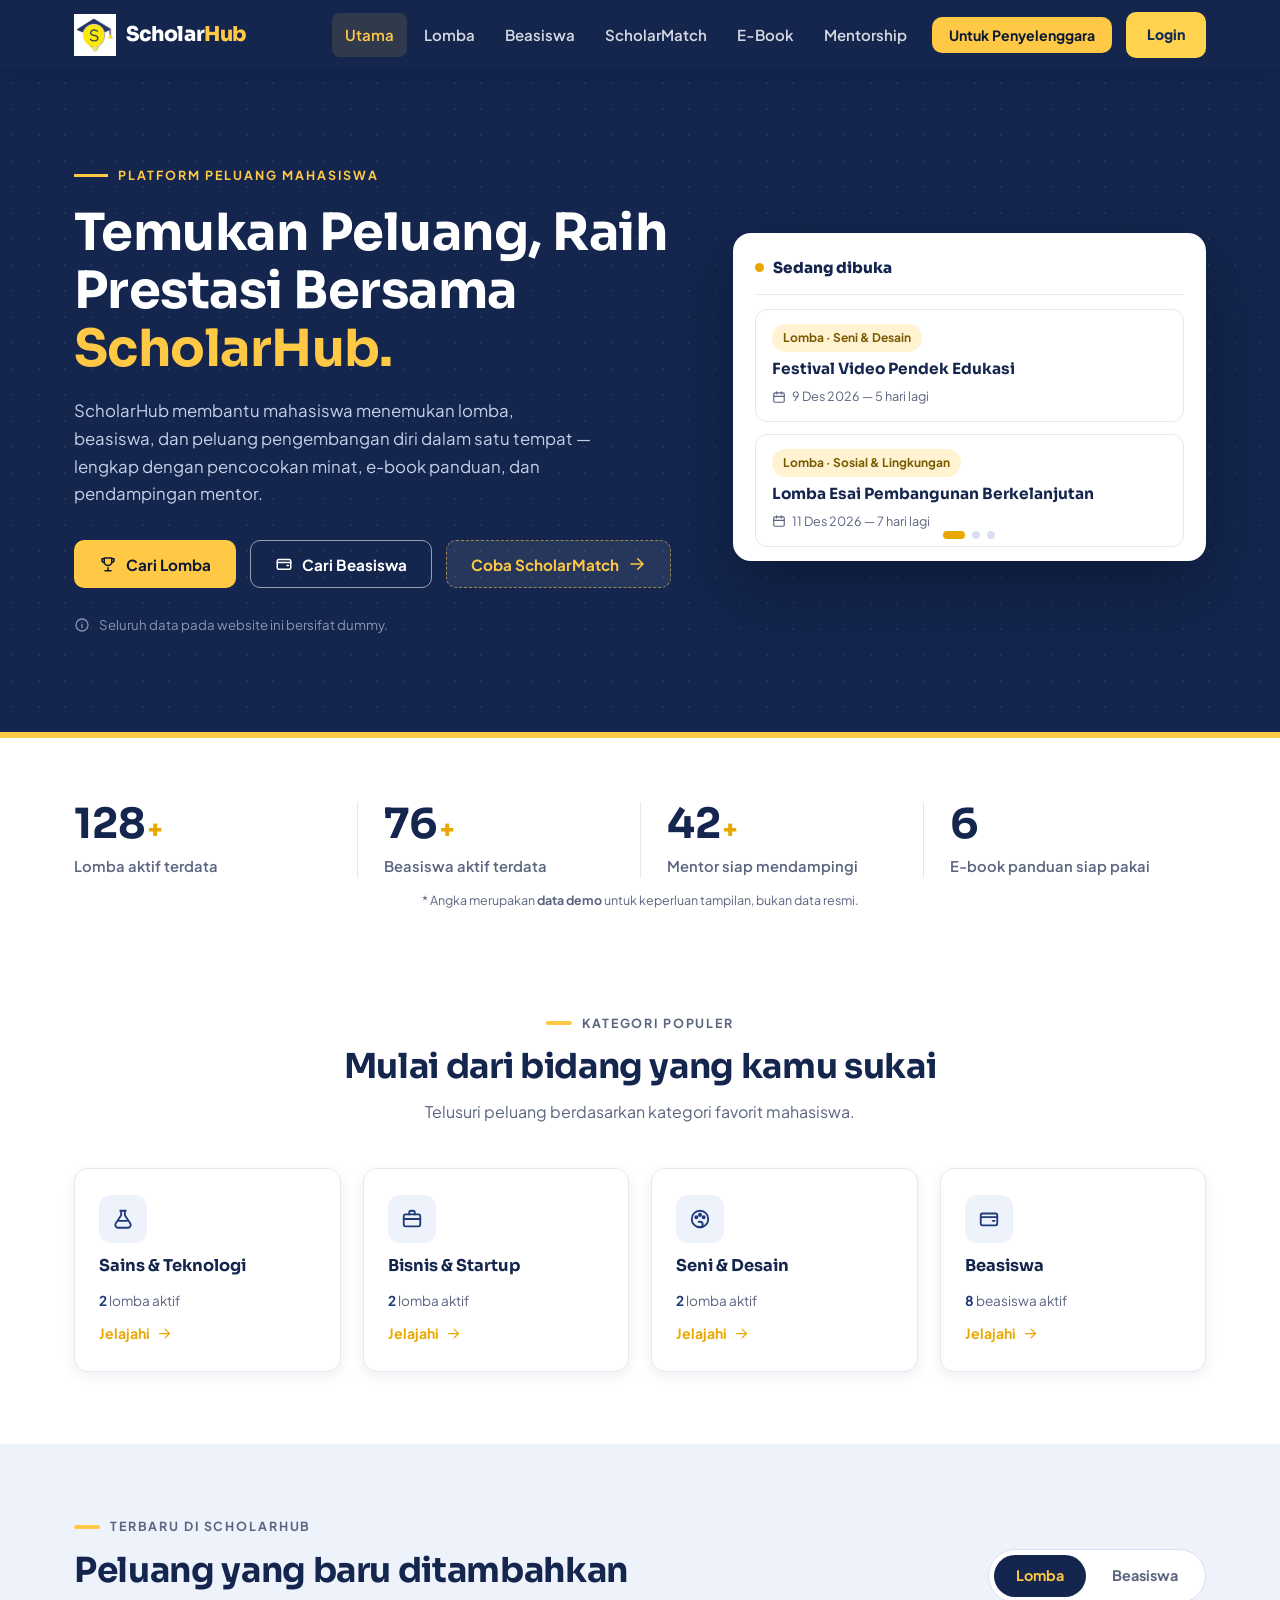
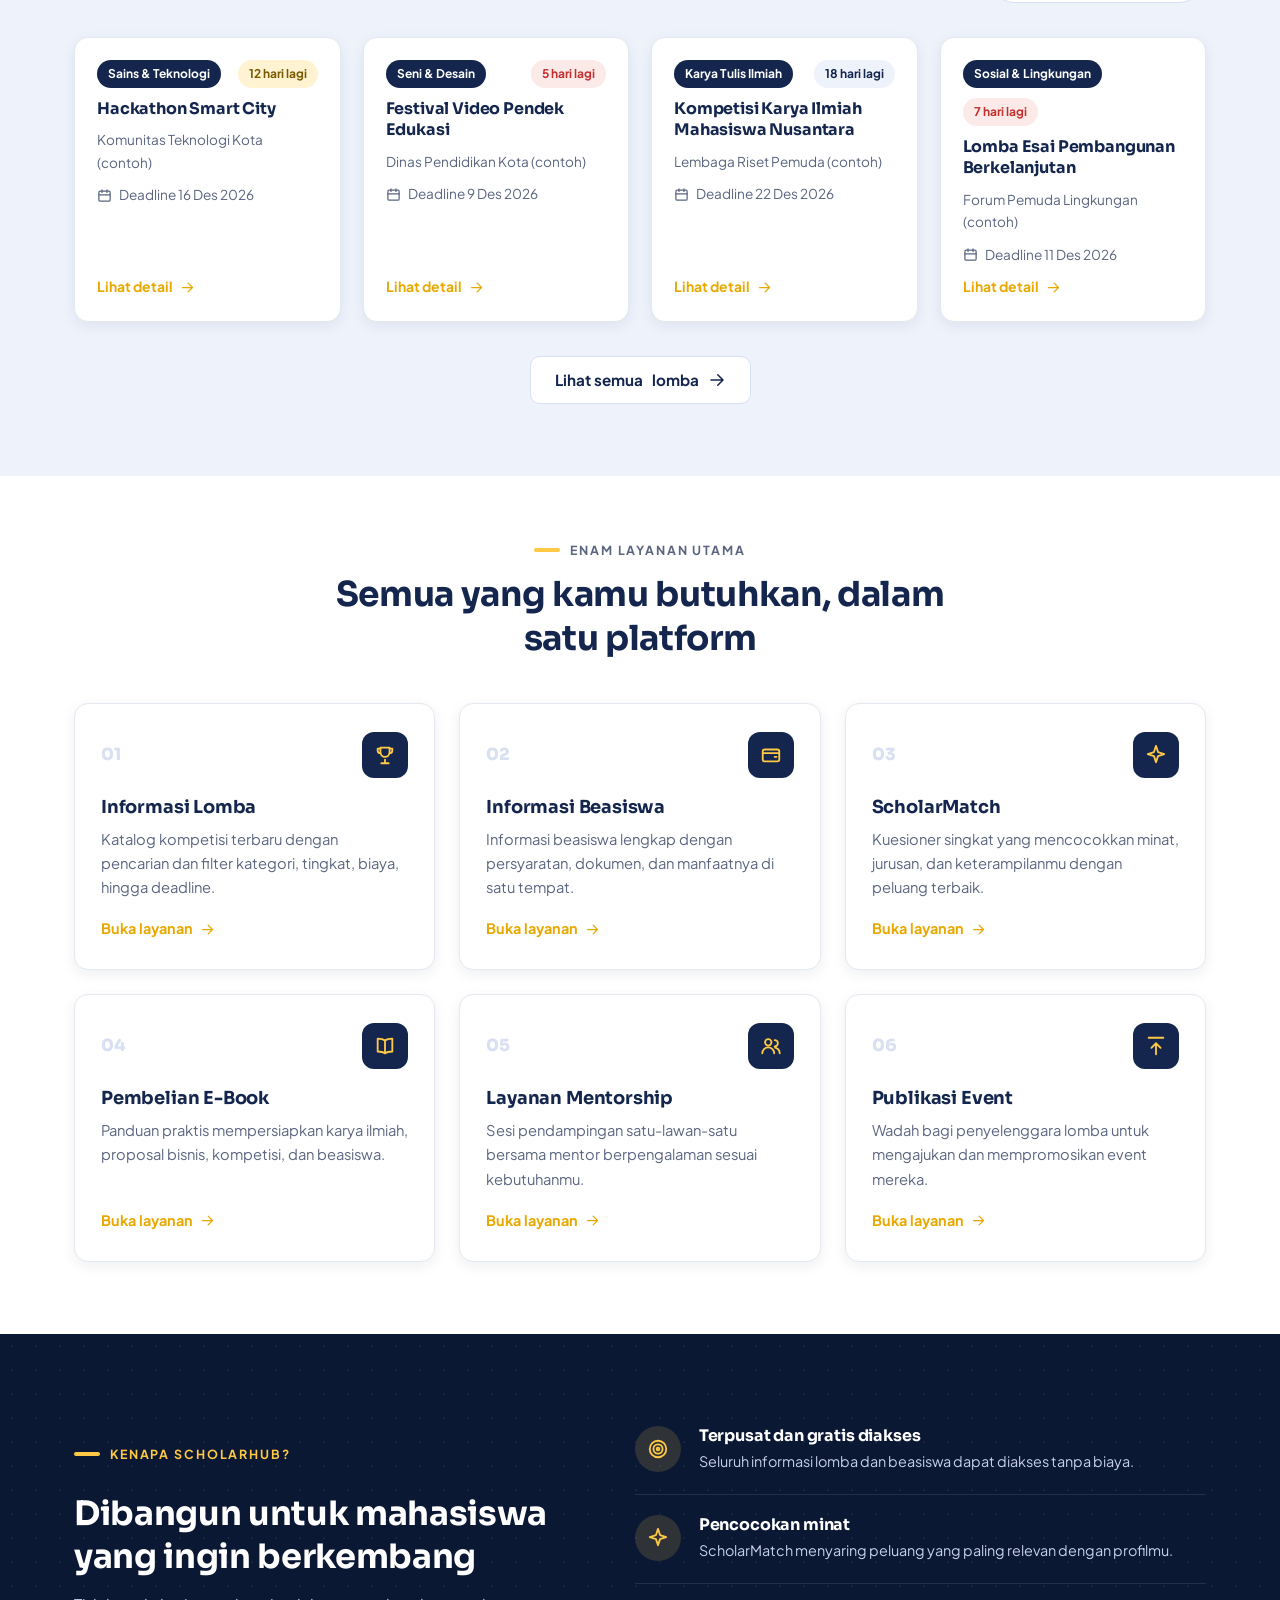
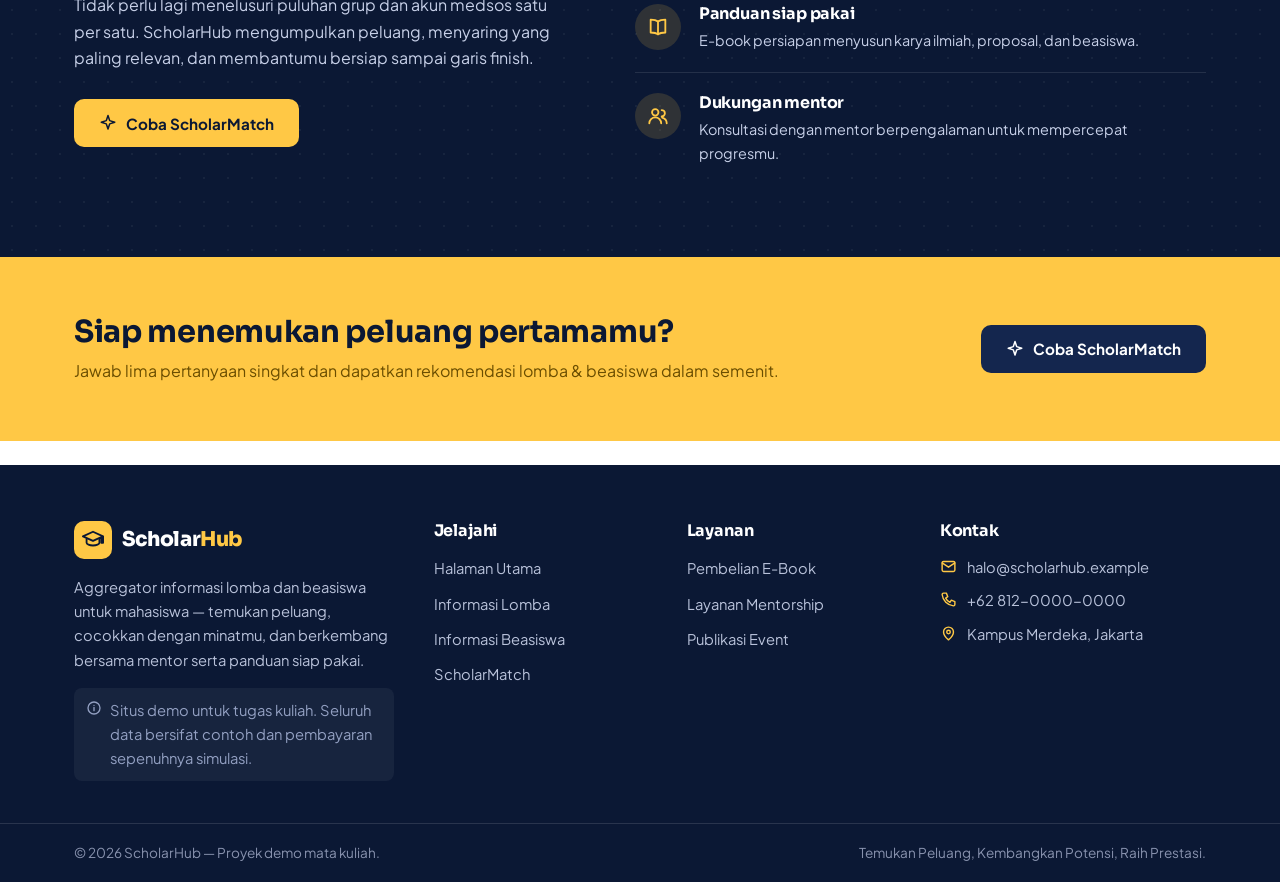
<file: index.html>
<!DOCTYPE html>
<html lang="id">

<head>
    <meta charset="UTF-8">
    <meta name="viewport" content="width=device-width, initial-scale=1.0">
    <title>ScholarHub — Temukan Lomba & Beasiswa untuk Mahasiswa</title>
    <meta name="description"
        content="ScholarHub: aggregator informasi lomba, beasiswa, dan peluang pengembangan diri untuk mahasiswa.">
    <link rel="preconnect" href="https://fonts.googleapis.com">
    <link rel="preconnect" href="https://fonts.gstatic.com" crossorigin>
    <link rel="stylesheet" href="css/navbar-auth.css">
    <script src="js/auth.js" defer></script>
    <script src="js/navbar-auth.js" defer></script>
    <link
        href="https://fonts.googleapis.com/css2?family=Sora:wght@600;700;800&family=Plus+Jakarta+Sans:wght@400;500;600;700&display=swap"
        rel="stylesheet">
    <link rel="stylesheet" href="css/style.css">
</head>

<body data-page="utama">

    <header class="site-header">
        <div class="container nav-inner">
            <a class="brand" href="index.html">
                <img src="assets/images/scholarhub-logo.png" alt="Logo ScholarHub" class="brand-logo">
                <span class="brand-text">Scholar<em>Hub</em></span>
            </a>

            <button class="nav-toggle" id="navToggle" aria-label="Buka menu navigasi" aria-expanded="false">
                <svg class="icon">
                    <use href="#i-menu"></use>
                </svg>
            </button>
            <nav class="nav-menu" id="navMenu">
                <a class="nav-link" data-nav="utama" href="index.html">Utama</a>
                <a class="nav-link" data-nav="lomba" href="lomba.html">Lomba</a>
                <a class="nav-link" data-nav="beasiswa" href="beasiswa.html">Beasiswa</a>
                <a class="nav-link" data-nav="scholarmatch" href="scholarmatch.html">ScholarMatch</a>
                <a class="nav-link" data-nav="ebook" href="ebook.html">E-Book</a>
                <a class="nav-link" data-nav="mentorship" href="mentorship.html">Mentorship</a>
                <a class="btn btn-primary btn-sm nav-cta" data-nav="publikasi" href="publikasi-event.html">Untuk
                    Penyelenggara</a>
            </nav>
        </div>
    </header>

    <main>
        <!-- HERO -->
        <section class="hero">
            <div class="container hero-grid">
                <div class="hero-copy">
                    <p class="hero-kicker">Platform peluang mahasiswa</p>
                    <h1>Temukan Peluang, Raih Prestasi Bersama <span>ScholarHub.</span></h1>
                    <p class="hero-lead">ScholarHub membantu mahasiswa menemukan lomba, beasiswa, dan peluang
                        pengembangan diri dalam satu tempat — lengkap dengan pencocokan minat,
                        e-book panduan, dan pendampingan mentor.</p>
                    <div class="hero-actions">
                        <a class="btn btn-primary" href="lomba.html"><svg class="icon">
                                <use href="#i-trophy"></use>
                            </svg>Cari Lomba</a>
                        <a class="btn btn-light" href="beasiswa.html"><svg class="icon">
                                <use href="#i-wallet"></use>
                            </svg>Cari Beasiswa</a>
                        <a class="btn btn-hero-alt" href="scholarmatch.html">Coba ScholarMatch<svg class="icon">
                                <use href="#i-arrow"></use>
                            </svg></a>
                    </div>
                    <p class="hero-note">
                        <svg class="icon">
                            <use href="#i-info"></use>
                        </svg>
                        <span>Seluruh data pada website ini bersifat dummy.</span>
                    </p>
                </div>
                <div class="hero-panel" aria-label="Contoh peluang yang sedang dibuka">
                    <div class="hero-panel-head"><span class="dot-live"></span>Sedang dibuka</div>
                    <div class="hero-slides" id="heroSlides"></div>
                    <div class="hero-dots" id="heroDots" role="tablist" aria-label="Pilih peluang"></div>
                </div>
            </div>
        </section>

        <!-- STATISTIK -->
        <section class="stats-strip" aria-label="Statistik ScholarHub">
            <div class="container">
                <div class="stats-grid">
                    <div class="stat"><span class="stat-num"><b data-count="128">0</b><em>+</em></span><span
                            class="stat-label">Lomba aktif terdata</span></div>
                    <div class="stat"><span class="stat-num"><b data-count="76">0</b><em>+</em></span><span
                            class="stat-label">Beasiswa aktif terdata</span></div>
                    <div class="stat"><span class="stat-num"><b data-count="42">0</b><em>+</em></span><span
                            class="stat-label">Mentor siap mendampingi</span></div>
                    <div class="stat"><span class="stat-num"><b data-count="6">0</b></span><span
                            class="stat-label">E-book panduan siap pakai</span></div>
                </div>
                <p class="fineprint center">* Angka merupakan <b>data demo</b> untuk keperluan tampilan, bukan data
                    resmi.</p>
            </div>
        </section>

        <!-- KATEGORI POPULER -->
        <section class="kategori-section">
            <div class="container">
                <div class="section-head center">
                    <p class="kicker center">Kategori populer</p>
                    <h2>Mulai dari bidang yang kamu sukai</h2>
                    <p>Telusuri peluang berdasarkan kategori favorit mahasiswa.</p>
                </div>
                <div class="kategori-grid">
                    <a class="kategori-tile" href="lomba.html?kategori=Sains%20%26%20Teknologi">
                        <span class="kategori-ic"><svg class="icon">
                                <use href="#i-flask"></use>
                            </svg></span>
                        <strong>Sains &amp; Teknologi</strong>
                        <span class="kategori-count"><b id="count-snt">0</b> lomba aktif</span>
                        <span class="kategori-cta">Jelajahi <svg class="icon">
                                <use href="#i-arrow"></use>
                            </svg></span>
                    </a>
                    <a class="kategori-tile" href="lomba.html?kategori=Bisnis%20%26%20Startup">
                        <span class="kategori-ic"><svg class="icon">
                                <use href="#i-briefcase"></use>
                            </svg></span>
                        <strong>Bisnis &amp; Startup</strong>
                        <span class="kategori-count"><b id="count-bis">0</b> lomba aktif</span>
                        <span class="kategori-cta">Jelajahi <svg class="icon">
                                <use href="#i-arrow"></use>
                            </svg></span>
                    </a>
                    <a class="kategori-tile" href="lomba.html?kategori=Seni%20%26%20Desain">
                        <span class="kategori-ic"><svg class="icon">
                                <use href="#i-palette"></use>
                            </svg></span>
                        <strong>Seni &amp; Desain</strong>
                        <span class="kategori-count"><b id="count-seni">0</b> lomba aktif</span>
                        <span class="kategori-cta">Jelajahi <svg class="icon">
                                <use href="#i-arrow"></use>
                            </svg></span>
                    </a>
                    <a class="kategori-tile" href="beasiswa.html">
                        <span class="kategori-ic"><svg class="icon">
                                <use href="#i-wallet"></use>
                            </svg></span>
                        <strong>Beasiswa</strong>
                        <span class="kategori-count"><b id="count-bea">0</b> beasiswa aktif</span>
                        <span class="kategori-cta">Jelajahi <svg class="icon">
                                <use href="#i-arrow"></use>
                            </svg></span>
                    </a>
                </div>
            </div>
        </section>

        <!-- TERBARU -->
        <section class="terbaru-section">
            <div class="container">
                <div class="terbaru-head">
                    <div class="section-head">
                        <p class="kicker">Terbaru di ScholarHub</p>
                        <h2>Peluang yang baru ditambahkan</h2>
                    </div>
                    <div class="tab-toggle" role="tablist" aria-label="Pilih jenis peluang">
                        <button class="tab-btn aktif" data-tab="lomba" role="tab">Lomba</button>
                        <button class="tab-btn" data-tab="beasiswa" role="tab">Beasiswa</button>
                    </div>
                </div>
                <div class="terbaru-grid" id="terbaruGrid"></div>
                <div class="terbaru-more">
                    <a class="btn btn-outline" id="terbaruMoreLink" href="lomba.html">
                        Lihat semua <span id="terbaruMoreTeks">lomba</span> <svg class="icon">
                            <use href="#i-arrow"></use>
                        </svg>
                    </a>
                </div>
            </div>
        </section>

        <!-- ENAM LAYANAN -->
        <section class="layanan-section">
            <div class="container">
                <div class="section-head center">
                    <p class="kicker center">Enam layanan utama</p>
                    <h2>Semua yang kamu butuhkan, dalam satu platform</h2>
                </div>
                <div class="layanan-grid">
                    <a class="layanan-card" href="lomba.html">
                        <div class="layanan-top"><span class="layanan-no">01</span>
                            <span class="layanan-ic"><svg class="icon">
                                    <use href="#i-trophy"></use>
                                </svg></span>
                        </div>
                        <h3>Informasi Lomba</h3>
                        <p>Katalog kompetisi terbaru dengan pencarian dan filter kategori, tingkat, biaya, hingga
                            deadline.</p>
                        <span class="layanan-link">Buka layanan <svg class="icon">
                                <use href="#i-arrow"></use>
                            </svg></span>
                    </a>
                    <a class="layanan-card" href="beasiswa.html">
                        <div class="layanan-top"><span class="layanan-no">02</span>
                            <span class="layanan-ic"><svg class="icon">
                                    <use href="#i-wallet"></use>
                                </svg></span>
                        </div>
                        <h3>Informasi Beasiswa</h3>
                        <p>Informasi beasiswa lengkap dengan persyaratan, dokumen, dan manfaatnya di satu tempat.</p>
                        <span class="layanan-link">Buka layanan <svg class="icon">
                                <use href="#i-arrow"></use>
                            </svg></span>
                    </a>
                    <a class="layanan-card" href="scholarmatch.html">
                        <div class="layanan-top"><span class="layanan-no">03</span>
                            <span class="layanan-ic"><svg class="icon">
                                    <use href="#i-spark"></use>
                                </svg></span>
                        </div>
                        <h3>ScholarMatch</h3>
                        <p>Kuesioner singkat yang mencocokkan minat, jurusan, dan keterampilanmu dengan peluang terbaik.
                        </p>
                        <span class="layanan-link">Buka layanan <svg class="icon">
                                <use href="#i-arrow"></use>
                            </svg></span>
                    </a>
                    <a class="layanan-card" href="ebook.html">
                        <div class="layanan-top"><span class="layanan-no">04</span>
                            <span class="layanan-ic"><svg class="icon">
                                    <use href="#i-book"></use>
                                </svg></span>
                        </div>
                        <h3>Pembelian E-Book</h3>
                        <p>Panduan praktis mempersiapkan karya ilmiah, proposal bisnis, kompetisi, dan beasiswa.</p>
                        <span class="layanan-link">Buka layanan <svg class="icon">
                                <use href="#i-arrow"></use>
                            </svg></span>
                    </a>
                    <a class="layanan-card" href="mentorship.html">
                        <div class="layanan-top"><span class="layanan-no">05</span>
                            <span class="layanan-ic"><svg class="icon">
                                    <use href="#i-users"></use>
                                </svg></span>
                        </div>
                        <h3>Layanan Mentorship</h3>
                        <p>Sesi pendampingan satu-lawan-satu bersama mentor berpengalaman sesuai kebutuhanmu.</p>
                        <span class="layanan-link">Buka layanan <svg class="icon">
                                <use href="#i-arrow"></use>
                            </svg></span>
                    </a>
                    <a class="layanan-card" href="publikasi-event.html">
                        <div class="layanan-top"><span class="layanan-no">06</span>
                            <span class="layanan-ic"><svg class="icon">
                                    <use href="#i-upload"></use>
                                </svg></span>
                        </div>
                        <h3>Publikasi Event</h3>
                        <p>Wadah bagi penyelenggara lomba untuk mengajukan dan mempromosikan event mereka.</p>
                        <span class="layanan-link">Buka layanan <svg class="icon">
                                <use href="#i-arrow"></use>
                            </svg></span>
                    </a>
                </div>
            </div>
        </section>

        <!-- KEUNGGULAN -->
        <section class="unggul-section">
            <div class="container unggul-grid">
                <div class="unggul-copy">
                    <p class="kicker kicker-light">Kenapa ScholarHub?</p>
                    <h2>Dibangun untuk mahasiswa yang ingin berkembang</h2>
                    <p>Tidak perlu lagi menelusuri puluhan grup dan akun medsos satu per satu.
                        ScholarHub mengumpulkan peluang, menyaring yang paling relevan, dan
                        membantumu bersiap sampai garis finish.</p>
                    <a class="btn btn-primary" href="scholarmatch.html"><svg class="icon">
                            <use href="#i-spark"></use>
                        </svg>Coba ScholarMatch</a>
                </div>
                <ul class="unggul-list">
                    <li>
                        <span class="unggul-ic"><svg class="icon">
                                <use href="#i-target"></use>
                            </svg></span>
                        <div>
                            <h4>Terpusat dan gratis diakses</h4>
                            <p>Seluruh informasi lomba dan beasiswa dapat diakses tanpa biaya.</p>
                        </div>
                    </li>
                    <li>
                        <span class="unggul-ic"><svg class="icon">
                                <use href="#i-spark"></use>
                            </svg></span>
                        <div>
                            <h4>Pencocokan minat</h4>
                            <p>ScholarMatch menyaring peluang yang paling relevan dengan profilmu.</p>
                        </div>
                    </li>
                    <li>
                        <span class="unggul-ic"><svg class="icon">
                                <use href="#i-book"></use>
                            </svg></span>
                        <div>
                            <h4>Panduan siap pakai</h4>
                            <p>E-book persiapan menyusun karya ilmiah, proposal, dan beasiswa.</p>
                        </div>
                    </li>
                    <li>
                        <span class="unggul-ic"><svg class="icon">
                                <use href="#i-users"></use>
                            </svg></span>
                        <div>
                            <h4>Dukungan mentor</h4>
                            <p>Konsultasi dengan mentor berpengalaman untuk mempercepat progresmu.</p>
                        </div>
                    </li>
                </ul>
            </div>
        </section>

        <!-- CTA AKHIR -->
        <section class="cta-final">
            <div class="container cta-inner">
                <div>
                    <h2>Siap menemukan peluang pertamamu?</h2>
                    <p>Jawab lima pertanyaan singkat dan dapatkan rekomendasi lomba &amp; beasiswa dalam semenit.</p>
                </div>
                <a class="btn btn-dark" href="scholarmatch.html"><svg class="icon">
                        <use href="#i-spark"></use>
                    </svg>Coba ScholarMatch</a>
            </div>
        </section>
    </main>

    <footer class="site-footer">
        <div class="footer-grid">
            <div class="footer-brand">
                <a class="brand" href="index.html">
                    <span class="brand-mark"><svg class="icon">
                            <use href="#i-cap"></use>
                        </svg></span>
                    <span class="brand-text">Scholar<em>Hub</em></span>
                </a>
                <p>Aggregator informasi lomba dan beasiswa untuk mahasiswa — temukan peluang,
                    cocokkan dengan minatmu, dan berkembang bersama mentor serta panduan siap pakai.</p>
                <p class="footer-note"><svg class="icon">
                        <use href="#i-info"></use>
                    </svg>
                    Situs demo untuk tugas kuliah. Seluruh data bersifat contoh dan pembayaran sepenuhnya simulasi.</p>
            </div>
            <nav class="footer-col">
                <h4>Jelajahi</h4>
                <ul>
                    <li><a href="index.html">Halaman Utama</a></li>
                    <li><a href="lomba.html">Informasi Lomba</a></li>
                    <li><a href="beasiswa.html">Informasi Beasiswa</a></li>
                    <li><a href="scholarmatch.html">ScholarMatch</a></li>
                </ul>
            </nav>
            <nav class="footer-col">
                <h4>Layanan</h4>
                <ul>
                    <li><a href="ebook.html">Pembelian E-Book</a></li>
                    <li><a href="mentorship.html">Layanan Mentorship</a></li>
                    <li><a href="publikasi-event.html">Publikasi Event</a></li>
                </ul>
            </nav>
            <div class="footer-col">
                <h4>Kontak</h4>
                <ul class="footer-contact">
                    <li><svg class="icon">
                            <use href="#i-mail"></use>
                        </svg>
                        <a href="mailto:halo@scholarhub.example">halo@scholarhub.example</a>
                    </li>
                    <li><svg class="icon">
                            <use href="#i-phone"></use>
                        </svg>
                        <span>+62 812-0000-0000 <em></em></span>
                    </li>
                    <li><svg class="icon">
                            <use href="#i-map-pin"></use>
                        </svg>
                        <span>Kampus Merdeka, Jakarta <em></em></span>
                    </li>
                </ul>
            </div>
        </div>
        <div class="footer-bottom">
            <div class="container">
                <span>© <span data-year>2025</span> ScholarHub — Proyek demo mata kuliah.</span>
                <span>Temukan Peluang, Kembangkan Potensi, Raih Prestasi.</span>
            </div>
        </div>
    </footer>

    <script src="js/script.js"></script>
</body>

</html>
</file>
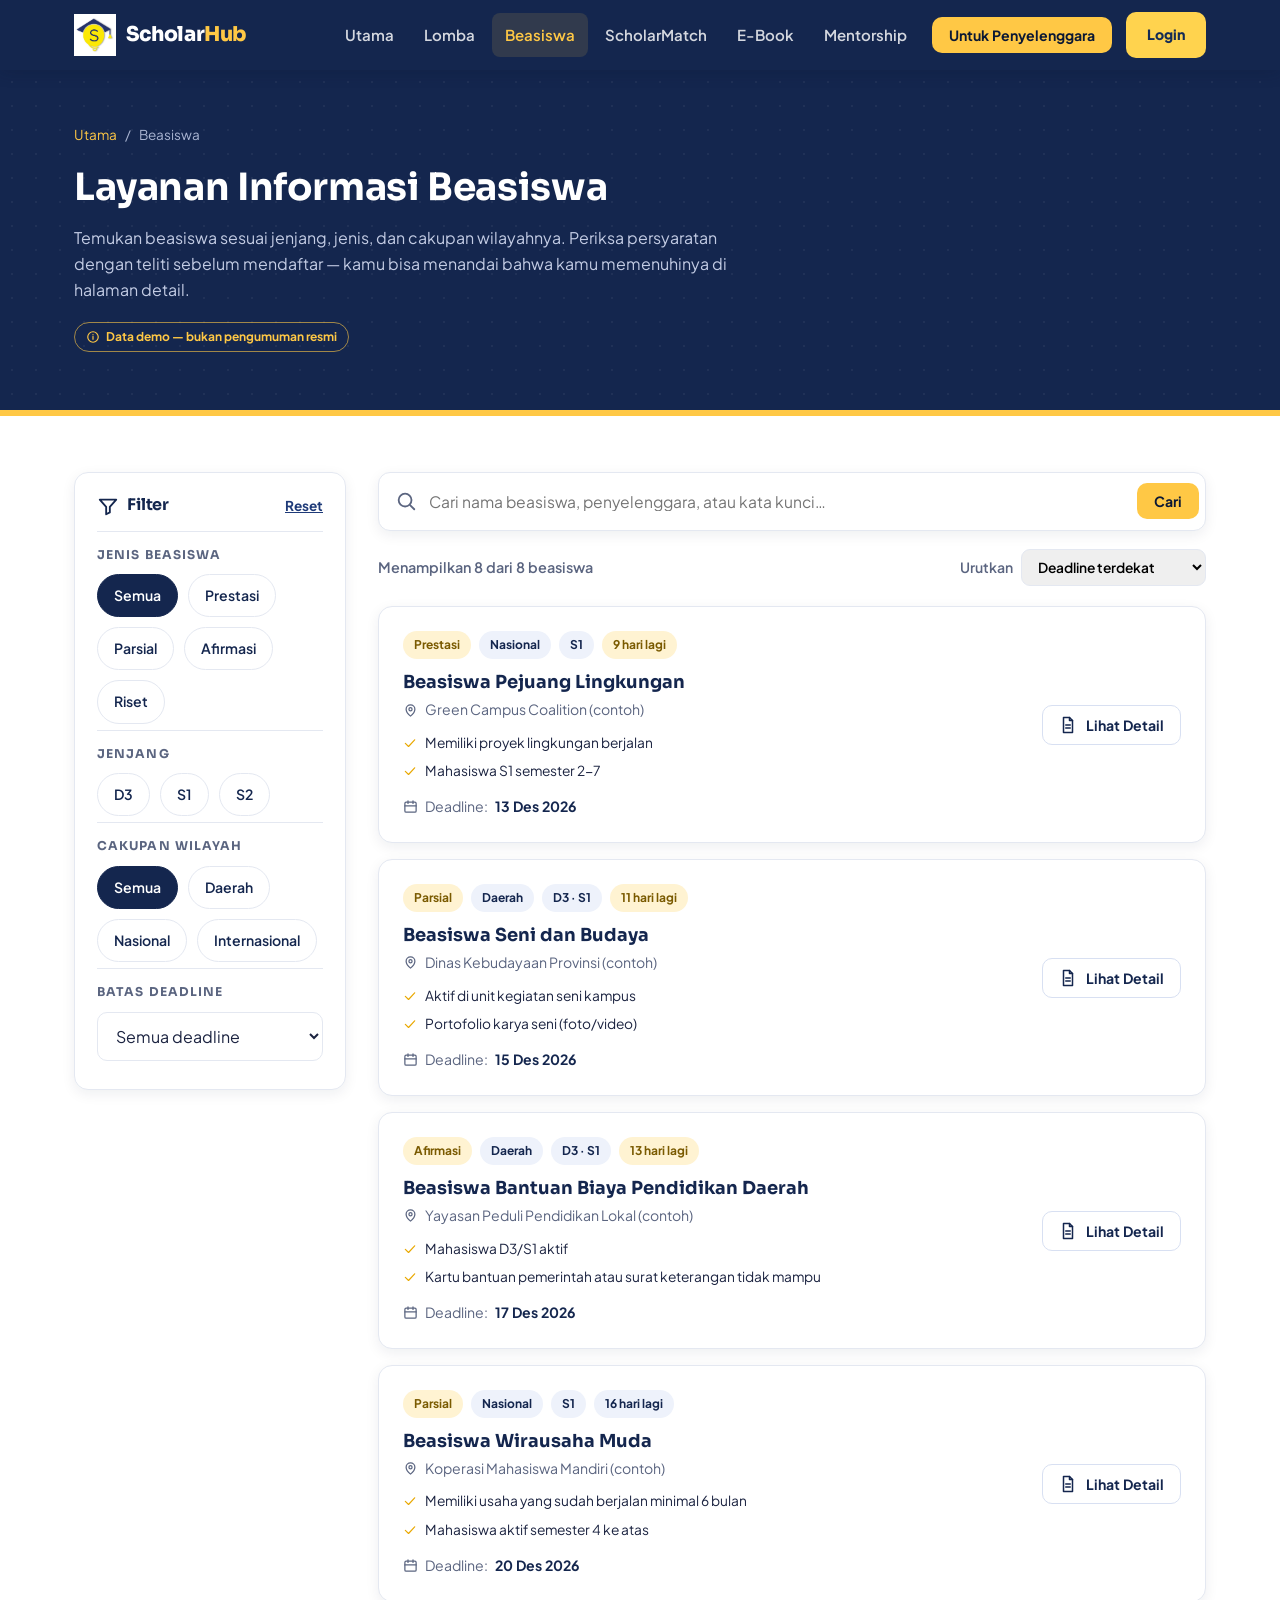
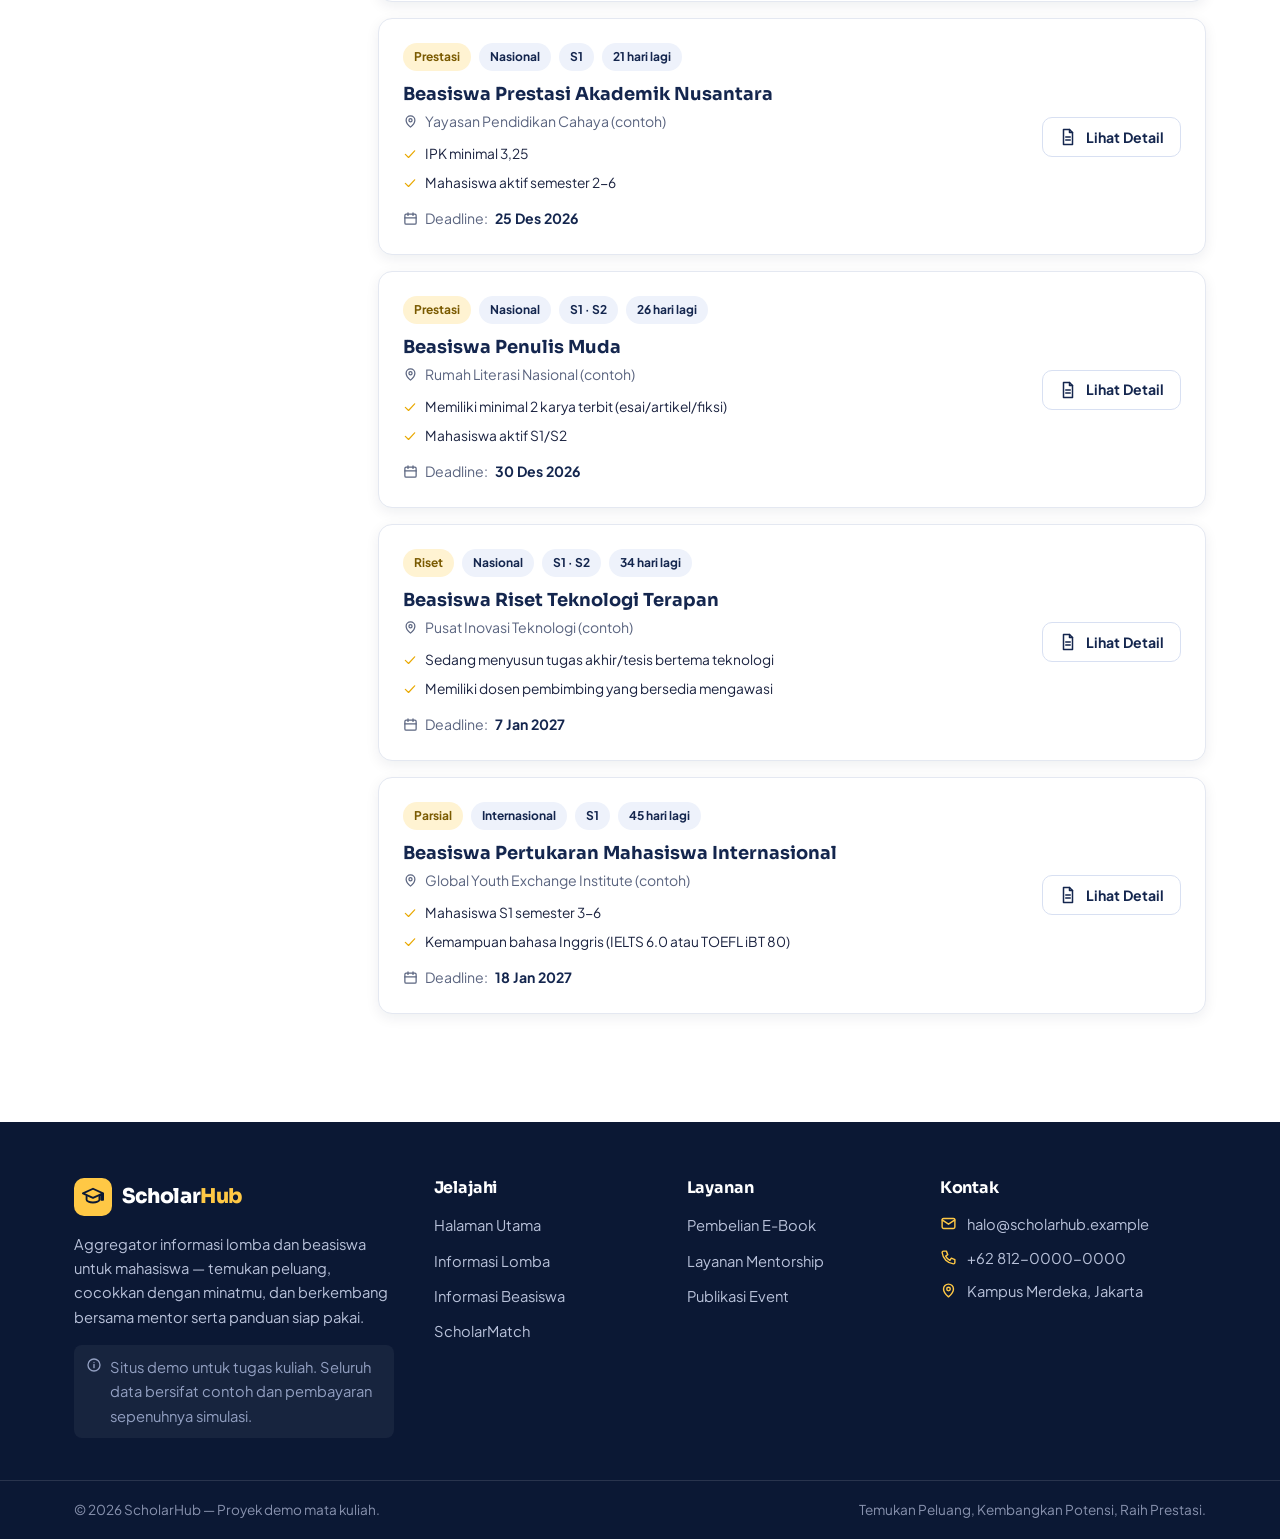
<file: beasiswa.html>
<!DOCTYPE html>
<html lang="id">

<head>
    <meta charset="UTF-8">
    <meta name="viewport" content="width=device-width, initial-scale=1.0">
    <title>Informasi Beasiswa — ScholarHub</title>
    <meta name="description" content="Katalog beasiswa untuk mahasiswa dengan pencarian dan filter.">
    <link rel="preconnect" href="https://fonts.googleapis.com">
    <link rel="preconnect" href="https://fonts.gstatic.com" crossorigin>
    <link rel="stylesheet" href="css/navbar-auth.css">
    <script src="js/auth.js" defer></script>
    <script src="js/navbar-auth.js" defer></script>
    <link
        href="https://fonts.googleapis.com/css2?family=Sora:wght@600;700;800&family=Plus+Jakarta+Sans:wght@400;500;600;700&display=swap"
        rel="stylesheet">
    <link rel="stylesheet" href="css/style.css">
</head>

<body data-page="beasiswa">

    <header class="site-header">
        <div class="container nav-inner">
            <a class="brand" href="index.html">
                <img src="assets/images/scholarhub-logo.png" alt="Logo ScholarHub" class="brand-logo">
                <span class="brand-text">Scholar<em>Hub</em></span>
            </a>
            <button class="nav-toggle" id="navToggle" aria-label="Buka menu navigasi" aria-expanded="false">
                <svg class="icon">
                    <use href="#i-menu"></use>
                </svg>
            </button>
            <nav class="nav-menu" id="navMenu">
                <a class="nav-link" data-nav="utama" href="index.html">Utama</a>
                <a class="nav-link" data-nav="lomba" href="lomba.html">Lomba</a>
                <a class="nav-link" data-nav="beasiswa" href="beasiswa.html">Beasiswa</a>
                <a class="nav-link" data-nav="scholarmatch" href="scholarmatch.html">ScholarMatch</a>
                <a class="nav-link" data-nav="ebook" href="ebook.html">E-Book</a>
                <a class="nav-link" data-nav="mentorship" href="mentorship.html">Mentorship</a>
                <a class="btn btn-primary btn-sm nav-cta" data-nav="publikasi" href="publikasi-event.html">Untuk
                    Penyelenggara</a>
            </nav>
        </div>
    </header>

    <main>
        <section class="page-hero">
            <div class="container">
                <nav class="breadcrumb"><a href="index.html">Utama</a><span>/</span><span>Beasiswa</span></nav>
                <h1>Layanan Informasi Beasiswa</h1>
                <p>Temukan beasiswa sesuai jenjang, jenis, dan cakupan wilayahnya. Periksa persyaratan
                    dengan teliti sebelum mendaftar — kamu bisa menandai bahwa kamu memenuhinya di halaman detail.</p>
                <span class="badge badge-outline-light">
                    <svg class="icon">
                        <use href="#i-info"></use>
                    </svg> Data demo — bukan pengumuman resmi</span>
            </div>
        </section>

        <section class="katalog-section">
            <div class="container katalog-layout">

                <aside class="filter-panel" id="filterPanel">
                    <div class="filter-head">
                        <h3><svg class="icon">
                                <use href="#i-filter"></use>
                            </svg> Filter</h3>
                        <button class="link-btn" id="resetFilter">Reset</button>
                    </div>
                    <div class="filter-group">
                        <h4>Jenis Beasiswa</h4>
                        <div class="chip-group">
                            <label class="chip"><input type="radio" name="jenis" value="Semua"
                                    checked><span>Semua</span></label>
                            <label class="chip"><input type="radio" name="jenis"
                                    value="Prestasi"><span>Prestasi</span></label>
                            <label class="chip"><input type="radio" name="jenis"
                                    value="Parsial"><span>Parsial</span></label>
                            <label class="chip"><input type="radio" name="jenis"
                                    value="Afirmasi"><span>Afirmasi</span></label>
                            <label class="chip"><input type="radio" name="jenis"
                                    value="Riset"><span>Riset</span></label>
                        </div>
                    </div>
                    <div class="filter-group">
                        <h4>Jenjang</h4>
                        <div class="chip-group">
                            <label class="chip"><input type="checkbox" name="jenjang" value="D3"><span>D3</span></label>
                            <label class="chip"><input type="checkbox" name="jenjang" value="S1"><span>S1</span></label>
                            <label class="chip"><input type="checkbox" name="jenjang" value="S2"><span>S2</span></label>
                        </div>
                    </div>
                    <div class="filter-group">
                        <h4>Cakupan Wilayah</h4>
                        <div class="chip-group">
                            <label class="chip"><input type="radio" name="cakupan" value="Semua"
                                    checked><span>Semua</span></label>
                            <label class="chip"><input type="radio" name="cakupan"
                                    value="Daerah"><span>Daerah</span></label>
                            <label class="chip"><input type="radio" name="cakupan"
                                    value="Nasional"><span>Nasional</span></label>
                            <label class="chip"><input type="radio" name="cakupan"
                                    value="Internasional"><span>Internasional</span></label>
                        </div>
                    </div>
                    <div class="filter-group">
                        <h4>Batas Deadline</h4>
                        <div class="field" style="margin:0">
                            <select id="filterDeadline">
                                <option value="">Semua deadline</option>
                                <option value="7">paling lambat 7 hari lagi</option>
                                <option value="30">paling lambat 30 hari lagi</option>
                                <option value="90">paling lambat 90 hari lagi</option>
                            </select>
                        </div>
                    </div>
                </aside>

                <div class="hasil-col">
                    <div class="search-bar">
                        <svg class="icon">
                            <use href="#i-search"></use>
                        </svg>
                        <input type="search" id="cariBeasiswa"
                            placeholder="Cari nama beasiswa, penyelenggara, atau kata kunci…">
                        <button class="btn btn-primary btn-sm" id="btnCari">Cari</button>
                    </div>
                    <div class="hasil-toolbar">
                        <p class="hasil-count" id="hasilCount"></p>
                        <div style="display:flex;gap:12px;align-items:center;flex-wrap:wrap">
                            <label class="sort-wrap">Urutkan
                                <select id="urutkan">
                                    <option value="deadline">Deadline terdekat</option>
                                    <option value="baru">Terbaru ditambahkan</option>
                                    <option value="judul">Nama A–Z</option>
                                </select>
                            </label>
                            <button class="filter-toggle-btn" id="toggleFilter">
                                <svg class="icon">
                                    <use href="#i-filter"></use>
                                </svg> Filter</button>
                        </div>
                    </div>

                    <div class="item-list" id="beasiswaList"></div>

                    <div class="empty-state" id="emptyBeasiswa" hidden>
                        <div class="empty-icon"><svg class="icon">
                                <use href="#i-search"></use>
                            </svg></div>
                        <h3>Tidak ada beasiswa yang cocok</h3>
                        <p>Coba ubah kata kunci pencarian atau longgarkan filter yang dipilih.</p>
                        <button class="btn btn-outline" id="resetFilter2">
                            <svg class="icon">
                                <use href="#i-refresh"></use>
                            </svg> Reset Semua Filter</button>
                    </div>
                </div>
            </div>
        </section>
    </main>

    <footer class="site-footer">
        <div class="footer-grid">
            <div class="footer-brand">
                <a class="brand" href="index.html">
                    <span class="brand-mark"><svg class="icon">
                            <use href="#i-cap"></use>
                        </svg></span>
                    <span class="brand-text">Scholar<em>Hub</em></span>
                </a>
                <p>Aggregator informasi lomba dan beasiswa untuk mahasiswa — temukan peluang,
                    cocokkan dengan minatmu, dan berkembang bersama mentor serta panduan siap pakai.</p>
                <p class="footer-note"><svg class="icon">
                        <use href="#i-info"></use>
                    </svg>
                    Situs demo untuk tugas kuliah. Seluruh data bersifat contoh dan pembayaran sepenuhnya simulasi.</p>
            </div>
            <nav class="footer-col">
                <h4>Jelajahi</h4>
                <ul>
                    <li><a href="index.html">Halaman Utama</a></li>
                    <li><a href="lomba.html">Informasi Lomba</a></li>
                    <li><a href="beasiswa.html">Informasi Beasiswa</a></li>
                    <li><a href="scholarmatch.html">ScholarMatch</a></li>
                </ul>
            </nav>
            <nav class="footer-col">
                <h4>Layanan</h4>
                <ul>
                    <li><a href="ebook.html">Pembelian E-Book</a></li>
                    <li><a href="mentorship.html">Layanan Mentorship</a></li>
                    <li><a href="publikasi-event.html">Publikasi Event</a></li>
                </ul>
            </nav>
            <div class="footer-col">
                <h4>Kontak</h4>
                <ul class="footer-contact">
                    <li><svg class="icon">
                            <use href="#i-mail"></use>
                        </svg>
                        <a href="mailto:halo@scholarhub.example">halo@scholarhub.example</a>
                    </li>
                    <li><svg class="icon">
                            <use href="#i-phone"></use>
                        </svg>
                        <span>+62 812-0000-0000 <em></em></span>
                    </li>
                    <li><svg class="icon">
                            <use href="#i-map-pin"></use>
                        </svg>
                        <span>Kampus Merdeka, Jakarta <em></em></span>
                    </li>
                </ul>
            </div>
        </div>
        <div class="footer-bottom">
            <div class="container">
                <span>© <span data-year>2025</span> ScholarHub — Proyek demo mata kuliah.</span>
                <span>Temukan Peluang, Kembangkan Potensi, Raih Prestasi.</span>
            </div>
        </div>
    </footer>

    <div class="modal-overlay" id="modalDetail" aria-hidden="true">
        <div class="modal" role="dialog" aria-modal="true">
            <button class="modal-close" data-close aria-label="Tutup detail">
                <svg class="icon">
                    <use href="#i-close"></use>
                </svg>
            </button>
            <div class="modal-body" id="modalBody"></div>
        </div>
    </div>

    <script src="js/script.js"></script>
</body>

</html>
</file>
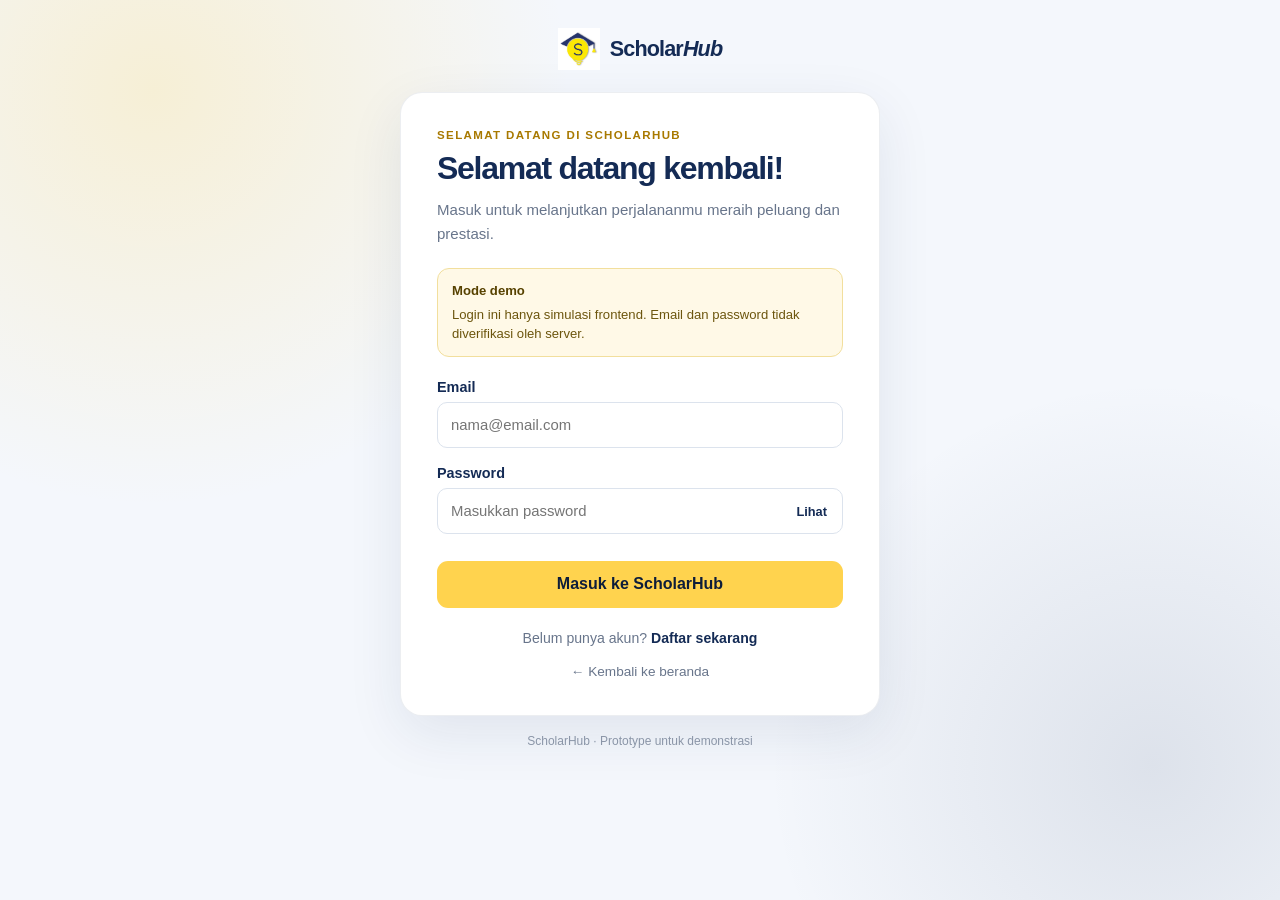
<file: ebook.html>
<!DOCTYPE html>
<html lang="id">

<head>
    <meta charset="UTF-8">
    <meta name="viewport" content="width=device-width, initial-scale=1.0">
    <title>Katalog E-Book — ScholarHub</title>
    <meta name="description"
        content="Beli e-book panduan persiapan lomba, karya ilmiah, proposal bisnis, dan beasiswa.">
    <link rel="preconnect" href="https://fonts.googleapis.com">
    <link rel="preconnect" href="https://fonts.gstatic.com" crossorigin>
    <link rel="stylesheet" href="css/navbar-auth.css">
    <script src="js/auth.js" defer></script>
    <script src="js/navbar-auth.js" defer></script>
    <link
        href="https://fonts.googleapis.com/css2?family=Sora:wght@600;700;800&family=Plus+Jakarta+Sans:wght@400;500;600;700&display=swap"
        rel="stylesheet">
    <link rel="stylesheet" href="css/style.css">
    <script src="js/auth.js"></script>
    <script>
        if (window.ScholarHubAuth) {
            window.ScholarHubAuth.requireLogin();
        }
    </script>
</head>

<body data-page="ebook">

    <header class="site-header">
        <div class="container nav-inner">
            <a class="brand" href="index.html">
                <img src="assets/images/scholarhub-logo.png" alt="Logo ScholarHub" class="brand-logo">
                <span class="brand-text">Scholar<em>Hub</em></span>
            </a>
            <button class="nav-toggle" id="navToggle" aria-label="Buka menu navigasi" aria-expanded="false">
                <svg class="icon">
                    <use href="#i-menu"></use>
                </svg>
            </button>
            <nav class="nav-menu" id="navMenu">
                <a class="nav-link" data-nav="utama" href="index.html">Utama</a>
                <a class="nav-link" data-nav="lomba" href="lomba.html">Lomba</a>
                <a class="nav-link" data-nav="beasiswa" href="beasiswa.html">Beasiswa</a>
                <a class="nav-link" data-nav="scholarmatch" href="scholarmatch.html">ScholarMatch</a>
                <a class="nav-link" data-nav="ebook" href="ebook.html">E-Book</a>
                <a class="nav-link" data-nav="mentorship" href="mentorship.html">Mentorship</a>
                <a class="btn btn-primary btn-sm nav-cta" data-nav="publikasi" href="publikasi-event.html">Untuk
                    Penyelenggara</a>
            </nav>
        </div>
    </header>

    <main>
        <section class="page-hero">
            <div class="container">
                <nav class="breadcrumb"><a href="index.html">Utama</a><span>/</span><span>E-Book</span></nav>
                <h1>Katalog E-Book Panduan</h1>
                <p>Panduan praktis yang ditulis ringkas dan siap pakai — mulai dari menyusun karya tulis
                    ilmiah hingga mempersiapkan beasiswa impianmu. E-book dibeli secara mandiri
                    dan terpisah dari layanan mentorship.</p>
                <span class="badge badge-outline-light">
                    <svg class="icon">
                        <use href="#i-info"></use>
                    </svg> Pembayaran &amp; produk demo — tidak ada transaksi nyata</span>
            </div>
        </section>

        <!-- STRIP PESANAN TERAKHIR (dari localStorage) -->
        <section class="strip-section" id="stripSection" hidden>
            <div class="container">
                <div class="note success" id="stripIsi"></div>
            </div>
        </section>

        <!-- KATALOG -->
        <section class="katalog-ebook" id="katalogEbook">
            <div class="container">
                <div class="section-head">
                    <p class="kicker">Pilih panduanmu</p>
                    <h2>E-book populer untuk persiapan kompetisi</h2>
                    <p>Semua harga adalah harga contoh. Klik <b>Lihat Detail</b> untuk isi ringkas tiap e-book.</p>
                </div>
                <div class="ebook-grid" id="ebookGrid"></div>
            </div>
        </section>

        <!-- CHECKOUT -->
        <section class="checkout-section" id="checkoutSection" hidden>
            <div class="container">
                <div class="checkout-card">
                    <div class="checkout-head">
                        <h2>Selesaikan Pembelian</h2>
                        <button class="link-btn" id="batalBeli">Batalkan pesanan</button>
                    </div>
                    <ol class="stepper" id="stepper">
                        <li class="aktif" data-step="1"><span>1</span>Data Pembeli</li>
                        <li data-step="2"><span>2</span>Ringkasan &amp; Pembayaran</li>
                        <li data-step="3"><span>3</span>Selesai</li>
                    </ol>

                    <div class="step-panel" id="step1">
                        <div class="field" id="wrapNama">
                            <label for="ebNama">Nama lengkap <span class="req">*</span></label>
                            <input type="text" id="ebNama" placeholder="cth. Putri Anindya">
                            <p class="field-error"></p>
                        </div>
                        <div class="field" id="wrapEmail">
                            <label for="ebEmail">Alamat email <span class="req">*</span></label>
                            <input type="email" id="ebEmail" placeholder="cth. nama@email.com">
                            <p class="field-error"></p>
                        </div>
                        <div class="field" id="wrapWa">
                            <label for="ebWa">Nomor WhatsApp <span class="req">*</span></label>
                            <input type="tel" id="ebWa" placeholder="cth. 081234567890">
                            <p class="field-error"></p>
                        </div>
                        <div class="modal-cta">
                            <button class="btn btn-primary" id="btnLanjut1">Lanjut ke Ringkasan
                                <svg class="icon">
                                    <use href="#i-arrow"></use>
                                </svg></button>
                        </div>
                    </div>

                    <div class="step-panel" id="step2" hidden></div>
                    <div class="step-panel" id="step3" hidden></div>
                </div>
            </div>
        </section>
    </main>

    <footer class="site-footer">
        <div class="footer-grid">
            <div class="footer-brand">
                <a class="brand" href="index.html">
                    <span class="brand-mark"><svg class="icon">
                            <use href="#i-cap"></use>
                        </svg></span>
                    <span class="brand-text">Scholar<em>Hub</em></span>
                </a>
                <p>Aggregator informasi lomba dan beasiswa untuk mahasiswa — temukan peluang,
                    cocokkan dengan minatmu, dan berkembang bersama mentor serta panduan siap pakai.</p>
                <p class="footer-note"><svg class="icon">
                        <use href="#i-info"></use>
                    </svg>
                    Situs demo untuk tugas kuliah. Seluruh data bersifat contoh dan pembayaran sepenuhnya simulasi.</p>
            </div>
            <nav class="footer-col">
                <h4>Jelajahi</h4>
                <ul>
                    <li><a href="index.html">Halaman Utama</a></li>
                    <li><a href="lomba.html">Informasi Lomba</a></li>
                    <li><a href="beasiswa.html">Informasi Beasiswa</a></li>
                    <li><a href="scholarmatch.html">ScholarMatch</a></li>
                </ul>
            </nav>
            <nav class="footer-col">
                <h4>Layanan</h4>
                <ul>
                    <li><a href="ebook.html">Pembelian E-Book</a></li>
                    <li><a href="mentorship.html">Layanan Mentorship</a></li>
                    <li><a href="publikasi-event.html">Publikasi Event</a></li>
                </ul>
            </nav>
            <div class="footer-col">
                <h4>Kontak</h4>
                <ul class="footer-contact">
                    <li><svg class="icon">
                            <use href="#i-mail"></use>
                        </svg>
                        <a href="mailto:halo@scholarhub.example">halo@scholarhub.example</a>
                    </li>
                    <li><svg class="icon">
                            <use href="#i-phone"></use>
                        </svg>
                        <span>+62 812-0000-0000 <em></em></span>
                    </li>
                    <li><svg class="icon">
                            <use href="#i-map-pin"></use>
                        </svg>
                        <span>Kampus Merdeka, Jakarta <em></em></span>
                    </li>
                </ul>
            </div>
        </div>
        <div class="footer-bottom">
            <div class="container">
                <span>© <span data-year>2025</span> ScholarHub — Proyek demo mata kuliah.</span>
                <span>Temukan Peluang, Kembangkan Potensi, Raih Prestasi.</span>
            </div>
        </div>
    </footer>

    <div class="modal-overlay" id="modalDetail" aria-hidden="true">
        <div class="modal modal-lebar" role="dialog" aria-modal="true">
            <button class="modal-close" data-close aria-label="Tutup detail">
                <svg class="icon">
                    <use href="#i-close"></use>
                </svg>
            </button>
            <div class="modal-body" id="modalBody"></div>
        </div>
    </div>

    <script src="js/script.js"></script>

</body>

</html>
</file>
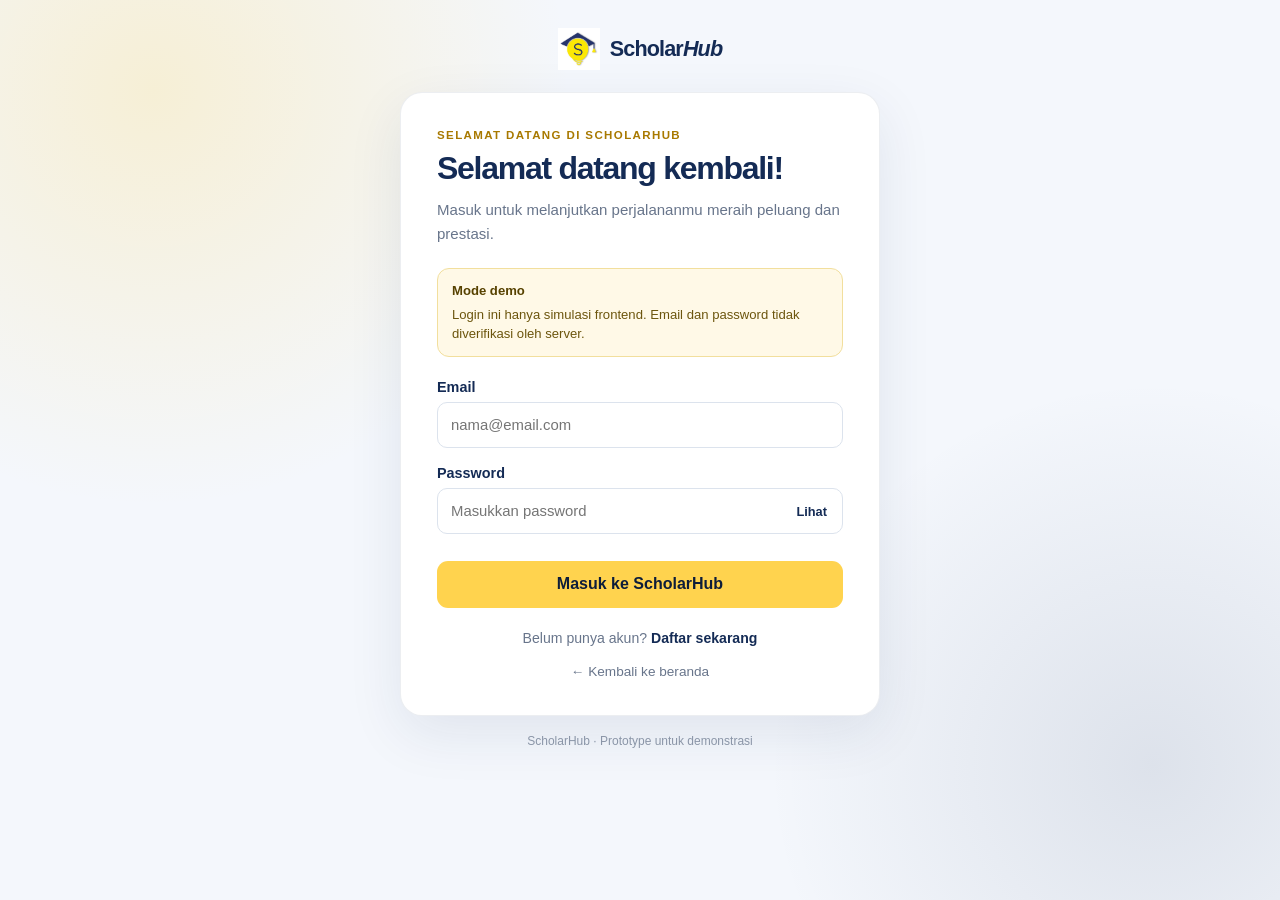
<file: login.html>
<!DOCTYPE html>
<html lang="id">

<head>
  <meta charset="UTF-8">
  <meta name="viewport" content="width=device-width, initial-scale=1.0">
  <title>Masuk | ScholarHub</title>
  <link rel="stylesheet" href="css/auth.css">
  <script src="js/auth.js" defer></script>
</head>

<body>
  <main class="auth-shell">
    
<a class="brand" href="index.html">
  <img src="assets/images/scholarhub-logo.png" alt="Logo ScholarHub" class="brand-logo">
  <span class="brand-text">Scholar<em>Hub</em></span>
</a>


    <section class="auth-card">
      <div class="auth-intro">
        <p class="eyebrow">SELAMAT DATANG DI SCHOLARHUB</p>
        <h1>Selamat datang kembali!</h1>
        <p>Masuk untuk melanjutkan perjalananmu meraih peluang dan prestasi.</p>
      </div>

      <div class="demo-notice">
        <strong>Mode demo</strong>
        <span>Login ini hanya simulasi frontend. Email dan password tidak diverifikasi oleh server.</span>
      </div>

      <form id="loginForm" novalidate>
        <div class="form-field">
          <label for="loginEmail">Email</label>
          <input id="loginEmail" name="email" type="email" autocomplete="email" placeholder="nama@email.com" required>
          <small class="field-error" id="loginEmailError"></small>
        </div>

        <div class="form-field">
          <label for="loginPassword">Password</label>
          <div class="password-wrap">
            <input id="loginPassword" name="password" type="password" autocomplete="current-password"
              placeholder="Masukkan password" required>
            <button class="password-toggle" type="button" data-toggle-password="loginPassword"
              aria-label="Tampilkan password">Lihat</button>
          </div>
          <small class="field-error" id="loginPasswordError"></small>
        </div>

        <p class="form-message" id="loginMessage" role="status" aria-live="polite"></p>
        <button class="btn btn-primary btn-full" type="submit">Masuk ke ScholarHub</button>
      </form>

      <p class="auth-switch">Belum punya akun? <a href="register.html">Daftar sekarang</a></p>
      <a class="back-link" href="index.html">← Kembali ke beranda</a>
    </section>
    <p class="page-footnote">ScholarHub · Prototype untuk demonstrasi</p>
  </main>
</body>

</html>
</file>
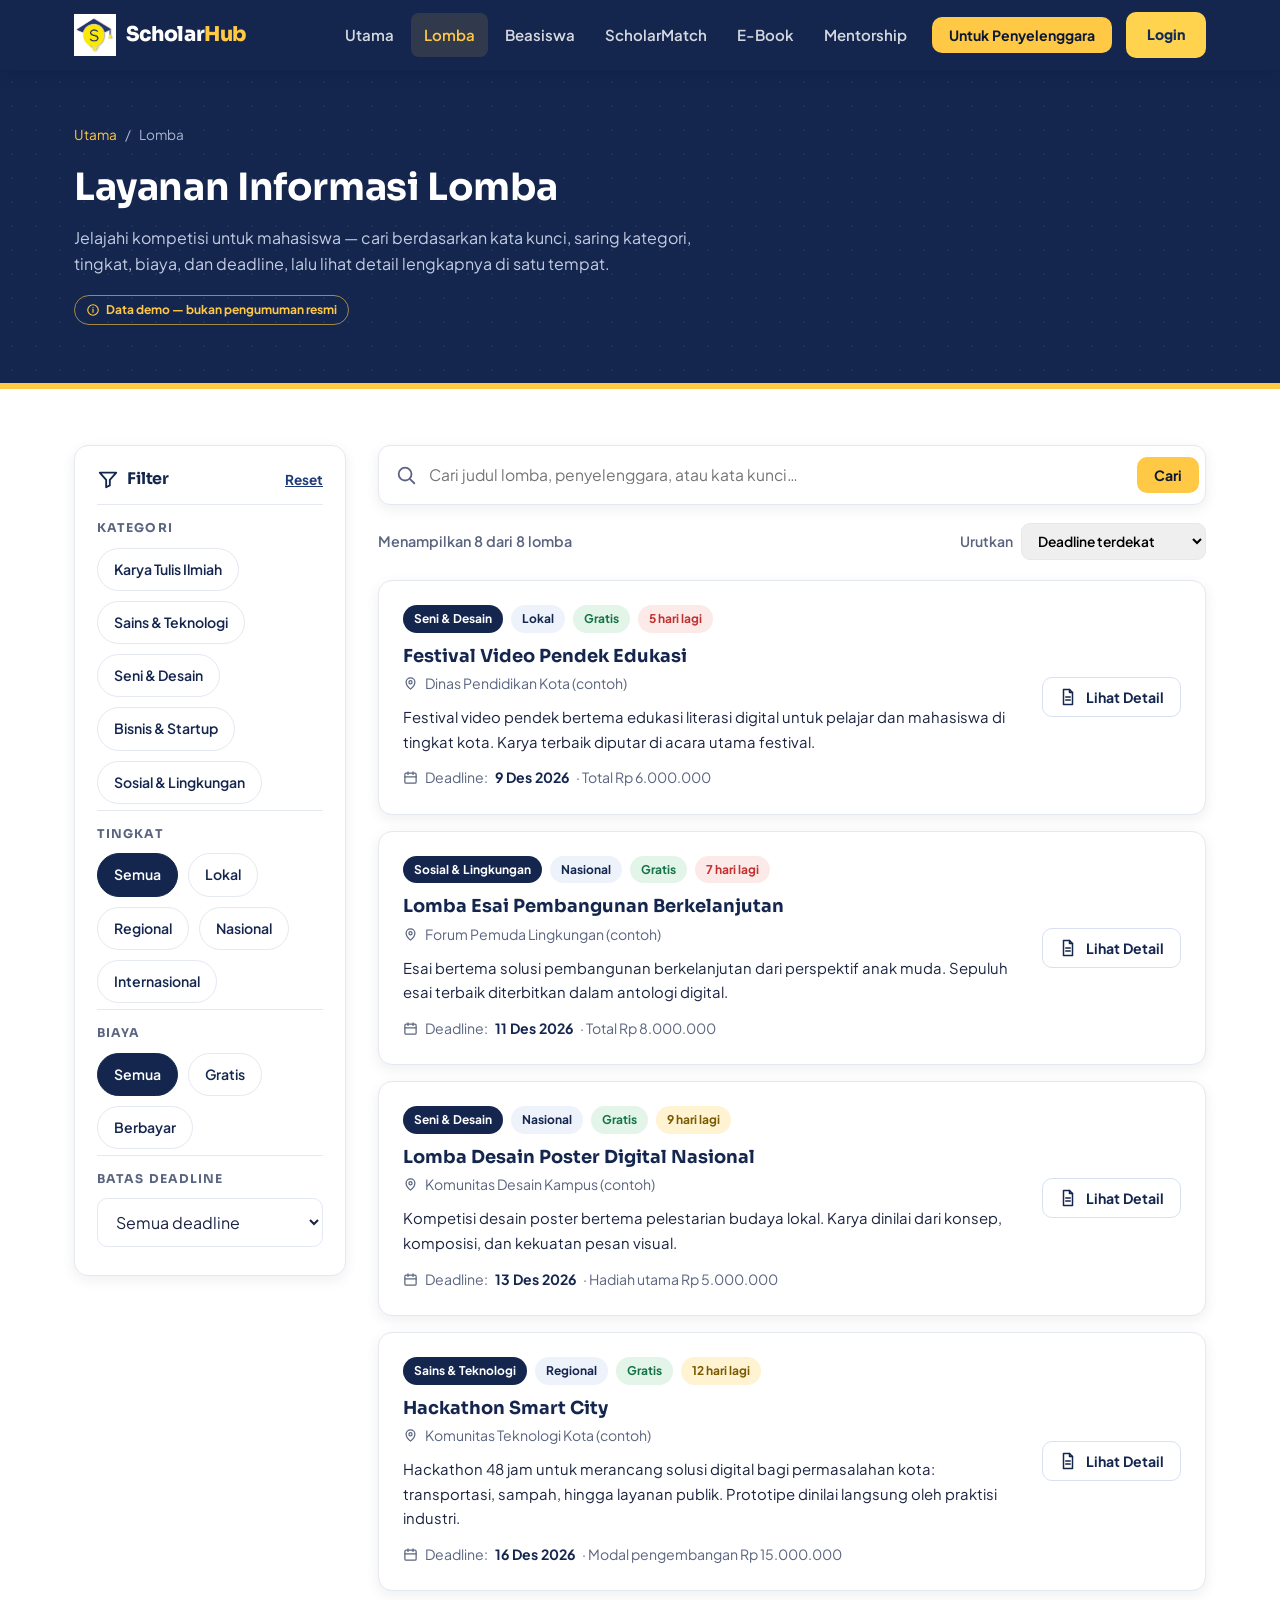
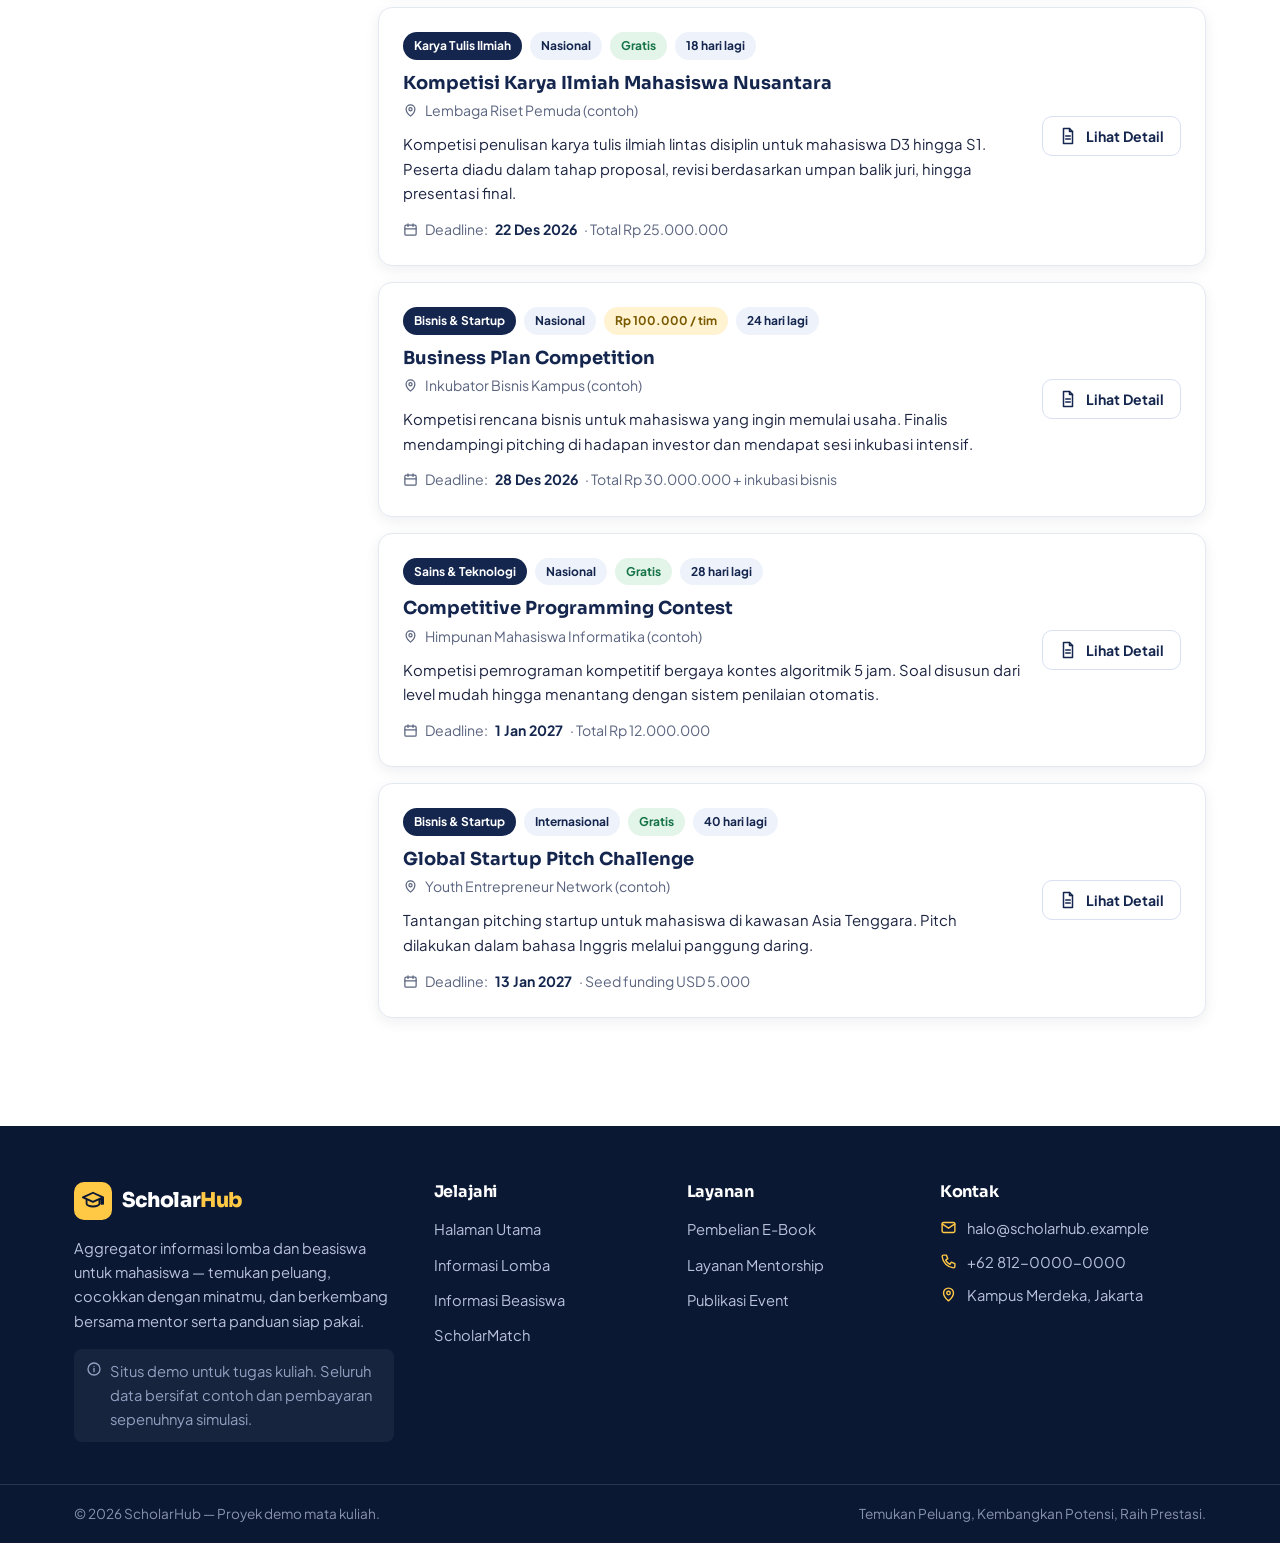
<file: lomba.html>
<!DOCTYPE html>
<html lang="id">

<head>
    <meta charset="UTF-8">
    <meta name="viewport" content="width=device-width, initial-scale=1.0">
    <title>Informasi Lomba — ScholarHub</title>
    <meta name="description" content="Katalog lomba untuk mahasiswa dengan pencarian dan filter.">
    <link rel="preconnect" href="https://fonts.googleapis.com">
    <link rel="preconnect" href="https://fonts.gstatic.com" crossorigin>
    <link rel="stylesheet" href="css/navbar-auth.css">
    <script src="js/auth.js" defer></script>
    <script src="js/navbar-auth.js" defer></script>
    <link
        href="https://fonts.googleapis.com/css2?family=Sora:wght@600;700;800&family=Plus+Jakarta+Sans:wght@400;500;600;700&display=swap"
        rel="stylesheet">
    <link rel="stylesheet" href="css/style.css">
</head>

<body data-page="lomba">

    <header class="site-header">
        <div class="container nav-inner">
            <a class="brand" href="index.html">
                <img src="assets/images/scholarhub-logo.png" alt="Logo ScholarHub" class="brand-logo">
                <span class="brand-text">Scholar<em>Hub</em></span>
            </a>
            <button class="nav-toggle" id="navToggle" aria-label="Buka menu navigasi" aria-expanded="false">
                <svg class="icon">
                    <use href="#i-menu"></use>
                </svg>
            </button>
            <nav class="nav-menu" id="navMenu">
                <a class="nav-link" data-nav="utama" href="index.html">Utama</a>
                <a class="nav-link" data-nav="lomba" href="lomba.html">Lomba</a>
                <a class="nav-link" data-nav="beasiswa" href="beasiswa.html">Beasiswa</a>
                <a class="nav-link" data-nav="scholarmatch" href="scholarmatch.html">ScholarMatch</a>
                <a class="nav-link" data-nav="ebook" href="ebook.html">E-Book</a>
                <a class="nav-link" data-nav="mentorship" href="mentorship.html">Mentorship</a>
                <a class="btn btn-primary btn-sm nav-cta" data-nav="publikasi" href="publikasi-event.html">Untuk
                    Penyelenggara</a>
            </nav>
        </div>
    </header>

    <main>
        <section class="page-hero">
            <div class="container">
                <nav class="breadcrumb"><a href="index.html">Utama</a><span>/</span><span>Lomba</span></nav>
                <h1>Layanan Informasi Lomba</h1>
                <p>Jelajahi kompetisi untuk mahasiswa — cari berdasarkan kata kunci, saring kategori,
                    tingkat, biaya, dan deadline, lalu lihat detail lengkapnya di satu tempat.</p>
                <span class="badge badge-outline-light">
                    <svg class="icon">
                        <use href="#i-info"></use>
                    </svg> Data demo — bukan pengumuman resmi</span>
            </div>
        </section>

        <section class="katalog-section">
            <div class="container katalog-layout">

                <!-- SIDEBAR FILTER -->
                <aside class="filter-panel" id="filterPanel">
                    <div class="filter-head">
                        <h3><svg class="icon">
                                <use href="#i-filter"></use>
                            </svg> Filter</h3>
                        <button class="link-btn" id="resetFilter">Reset</button>
                    </div>
                    <div class="filter-group">
                        <h4>Kategori</h4>
                        <div class="chip-group" id="kategoriChips"></div>
                    </div>
                    <div class="filter-group">
                        <h4>Tingkat</h4>
                        <div class="chip-group">
                            <label class="chip"><input type="radio" name="tingkat" value="Semua"
                                    checked><span>Semua</span></label>
                            <label class="chip"><input type="radio" name="tingkat"
                                    value="Lokal"><span>Lokal</span></label>
                            <label class="chip"><input type="radio" name="tingkat"
                                    value="Regional"><span>Regional</span></label>
                            <label class="chip"><input type="radio" name="tingkat"
                                    value="Nasional"><span>Nasional</span></label>
                            <label class="chip"><input type="radio" name="tingkat"
                                    value="Internasional"><span>Internasional</span></label>
                        </div>
                    </div>
                    <div class="filter-group">
                        <h4>Biaya</h4>
                        <div class="chip-group">
                            <label class="chip"><input type="radio" name="biaya" value="Semua"
                                    checked><span>Semua</span></label>
                            <label class="chip"><input type="radio" name="biaya"
                                    value="Gratis"><span>Gratis</span></label>
                            <label class="chip"><input type="radio" name="biaya"
                                    value="Berbayar"><span>Berbayar</span></label>
                        </div>
                    </div>
                    <div class="filter-group">
                        <h4>Batas Deadline</h4>
                        <div class="field" style="margin:0">
                            <select id="filterDeadline">
                                <option value="">Semua deadline</option>
                                <option value="7">paling lambat 7 hari lagi</option>
                                <option value="30">paling lambat 30 hari lagi</option>
                                <option value="90">paling lambat 90 hari lagi</option>
                            </select>
                        </div>
                    </div>
                </aside>

                <!-- HASIL -->
                <div class="hasil-col">
                    <div class="search-bar">
                        <svg class="icon">
                            <use href="#i-search"></use>
                        </svg>
                        <input type="search" id="cariLomba"
                            placeholder="Cari judul lomba, penyelenggara, atau kata kunci…">
                        <button class="btn btn-primary btn-sm" id="btnCari">Cari</button>
                    </div>
                    <div class="hasil-toolbar">
                        <p class="hasil-count" id="hasilCount"></p>
                        <div style="display:flex;gap:12px;align-items:center;flex-wrap:wrap">
                            <label class="sort-wrap">Urutkan
                                <select id="urutkan">
                                    <option value="deadline">Deadline terdekat</option>
                                    <option value="baru">Terbaru ditambahkan</option>
                                    <option value="judul">Judul A–Z</option>
                                </select>
                            </label>
                            <button class="filter-toggle-btn" id="toggleFilter">
                                <svg class="icon">
                                    <use href="#i-filter"></use>
                                </svg> Filter</button>
                        </div>
                    </div>

                    <div class="item-list" id="lombaList"></div>

                    <div class="empty-state" id="emptyLomba" hidden>
                        <div class="empty-icon"><svg class="icon">
                                <use href="#i-search"></use>
                            </svg></div>
                        <h3>Tidak ada lomba yang cocok</h3>
                        <p>Coba ubah kata kunci pencarian atau longgarkan filter yang dipilih.</p>
                        <button class="btn btn-outline" id="resetFilter2">
                            <svg class="icon">
                                <use href="#i-refresh"></use>
                            </svg> Reset Semua Filter</button>
                    </div>
                </div>
            </div>
        </section>
    </main>

    <footer class="site-footer">
        <div class="footer-grid">
            <div class="footer-brand">
                <a class="brand" href="index.html">
                    <span class="brand-mark"><svg class="icon">
                            <use href="#i-cap"></use>
                        </svg></span>
                    <span class="brand-text">Scholar<em>Hub</em></span>
                </a>
                <p>Aggregator informasi lomba dan beasiswa untuk mahasiswa — temukan peluang,
                    cocokkan dengan minatmu, dan berkembang bersama mentor serta panduan siap pakai.</p>
                <p class="footer-note"><svg class="icon">
                        <use href="#i-info"></use>
                    </svg>
                    Situs demo untuk tugas kuliah. Seluruh data bersifat contoh dan pembayaran sepenuhnya simulasi.</p>
            </div>
            <nav class="footer-col">
                <h4>Jelajahi</h4>
                <ul>
                    <li><a href="index.html">Halaman Utama</a></li>
                    <li><a href="lomba.html">Informasi Lomba</a></li>
                    <li><a href="beasiswa.html">Informasi Beasiswa</a></li>
                    <li><a href="scholarmatch.html">ScholarMatch</a></li>
                </ul>
            </nav>
            <nav class="footer-col">
                <h4>Layanan</h4>
                <ul>
                    <li><a href="ebook.html">Pembelian E-Book</a></li>
                    <li><a href="mentorship.html">Layanan Mentorship</a></li>
                    <li><a href="publikasi-event.html">Publikasi Event</a></li>
                </ul>
            </nav>
            <div class="footer-col">
                <h4>Kontak</h4>
                <ul class="footer-contact">
                    <li><svg class="icon">
                            <use href="#i-mail"></use>
                        </svg>
                        <a href="mailto:halo@scholarhub.example">halo@scholarhub.example</a>
                    </li>
                    <li><svg class="icon">
                            <use href="#i-phone"></use>
                        </svg>
                        <span>+62 812-0000-0000 <em></em></span>
                    </li>
                    <li><svg class="icon">
                            <use href="#i-map-pin"></use>
                        </svg>
                        <span>Kampus Merdeka, Jakarta <em></em></span>
                    </li>
                </ul>
            </div>
        </div>
        <div class="footer-bottom">
            <div class="container">
                <span>© <span data-year>2025</span> ScholarHub — Proyek demo mata kuliah.</span>
                <span>Temukan Peluang, Kembangkan Potensi, Raih Prestasi.</span>
            </div>
        </div>
    </footer>

    <!-- Modal detail lomba -->
    <div class="modal-overlay" id="modalDetail" aria-hidden="true">
        <div class="modal" role="dialog" aria-modal="true">
            <button class="modal-close" data-close aria-label="Tutup detail">
                <svg class="icon">
                    <use href="#i-close"></use>
                </svg>
            </button>
            <div class="modal-body" id="modalBody"></div>
        </div>
    </div>

    <script src="js/script.js"></script>
</body>

</html>
</file>
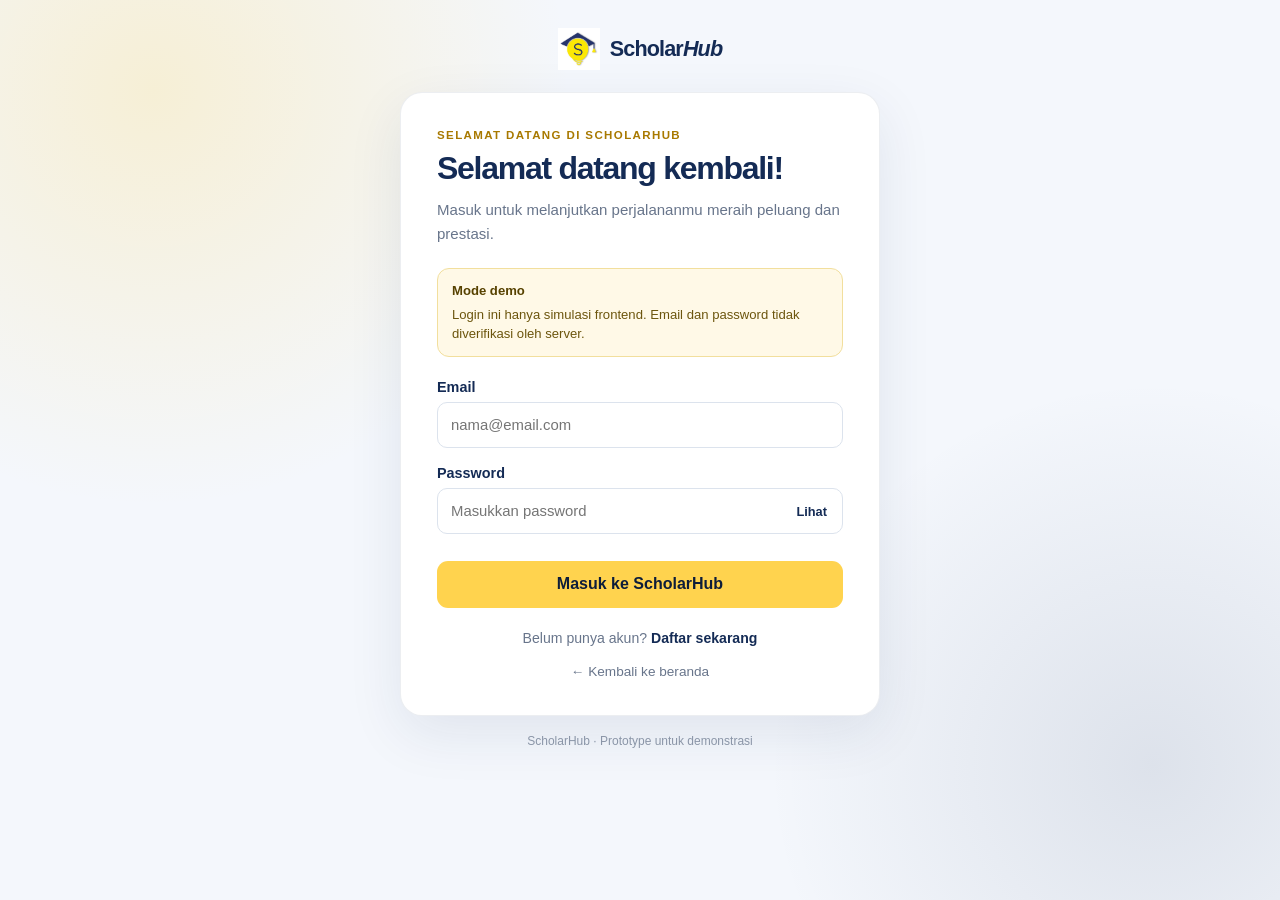
<file: mentorship.html>
<!DOCTYPE html>
<html lang="id">

<head>
    <meta charset="UTF-8">
    <meta name="viewport" content="width=device-width, initial-scale=1.0">
    <title>Layanan Mentorship — ScholarHub</title>
    <meta name="description"
        content="Sesi mentoring satu-lawan-satu untuk persiapan lomba, karya ilmiah, dan beasiswa.">
    <link rel="preconnect" href="https://fonts.googleapis.com">
    <link rel="preconnect" href="https://fonts.gstatic.com" crossorigin>
    <link rel="stylesheet" href="css/navbar-auth.css">
    <script src="js/auth.js" defer></script>
    <script src="js/navbar-auth.js" defer></script>
    <link
        href="https://fonts.googleapis.com/css2?family=Sora:wght@600;700;800&family=Plus+Jakarta+Sans:wght@400;500;600;700&display=swap"
        rel="stylesheet">
    <link rel="stylesheet" href="css/style.css">
    <script src="js/auth.js"></script>
    <script>
        if (window.ScholarHubAuth) {
            window.ScholarHubAuth.requireLogin();
        }
    </script>
</head>

<body data-page="mentorship">

    <header class="site-header">
        <div class="container nav-inner">
            <a class="brand" href="index.html">
                <img src="assets/images/scholarhub-logo.png" alt="Logo ScholarHub" class="brand-logo">
                <span class="brand-text">Scholar<em>Hub</em></span>
            </a>
            <button class="nav-toggle" id="navToggle" aria-label="Buka menu navigasi" aria-expanded="false">
                <svg class="icon">
                    <use href="#i-menu"></use>
                </svg>
            </button>
            <nav class="nav-menu" id="navMenu">
                <a class="nav-link" data-nav="utama" href="index.html">Utama</a>
                <a class="nav-link" data-nav="lomba" href="lomba.html">Lomba</a>
                <a class="nav-link" data-nav="beasiswa" href="beasiswa.html">Beasiswa</a>
                <a class="nav-link" data-nav="scholarmatch" href="scholarmatch.html">ScholarMatch</a>
                <a class="nav-link" data-nav="ebook" href="ebook.html">E-Book</a>
                <a class="nav-link" data-nav="mentorship" href="mentorship.html">Mentorship</a>
                <a class="btn btn-primary btn-sm nav-cta" data-nav="publikasi" href="publikasi-event.html">Untuk
                    Penyelenggara</a>
            </nav>
        </div>
    </header>

    <main>
        <section class="page-hero">
            <div class="container">
                <nav class="breadcrumb"><a href="index.html">Utama</a><span>/</span><span>Mentorship</span></nav>
                <h1>Layanan Mentorship</h1>
                <p>Sesi pendampingan satu-lawan-satu bersama mentor akademik dan praktisi berpengalaman:
                    review karya tulis, latihan pitching, hingga strategi beasiswa. Mentorship adalah
                    layanan terpisah dan tidak termasuk e-book.</p>
                <span class="badge badge-outline-light">
                    <svg class="icon">
                        <use href="#i-info"></use>
                    </svg> Mentor &amp; jadwal contoh — pembayaran simulasi</span>

                <!-- CTA: Join as a Mentor -->
                <div class="hero-cta-row">
                    <a class="btn btn-primary" href="#daftarMentor">
                        <svg class="icon">
                            <use href="#i-users"></use>
                        </svg>Join as a Mentor</a>
                    <a class="btn btn-light" href="#mentorSection">Lihat Daftar Mentor</a>
                </div>
            </div>
        </section>

        <section class="manfaat-section">
            <div class="container">
                <div class="section-head">
                    <p class="kicker">Kenapa mentorship?</p>
                    <h2>Umpan balik nyata, progres lebih cepat</h2>
                </div>
                <div class="manfaat-grid">
                    <div class="manfaat-item"><span class="manfaat-ic"><svg class="icon">
                                <use href="#i-target"></use>
                            </svg></span>
                        <h4>Fokus satu-lawan-satu</h4>
                        <p>Sesi 60 menit yang sepenuhnya membahas kebutuhanmu.</p>
                    </div>
                    <div class="manfaat-item"><span class="manfaat-ic"><svg class="icon">
                                <use href="#i-edit"></use>
                            </svg></span>
                        <h4>Umpan balik konkret</h4>
                        <p>Review langsung pada naskah, proposal, atau pitch deck-mu.</p>
                    </div>
                    <div class="manfaat-item"><span class="manfaat-ic"><svg class="icon">
                                <use href="#i-calendar"></use>
                            </svg></span>
                        <h4>Jadwal fleksibel</h4>
                        <p>Pilih slot waktu yang tersedia sesuai kesibukan kuliahmu.</p>
                    </div>
                    <div class="manfaat-item"><span class="manfaat-ic"><svg class="icon">
                                <use href="#i-spark"></use>
                            </svg></span>
                        <h4>Lintas bidang</h4>
                        <p>Karya ilmiah, bisnis, teknologi, hingga persiapan beasiswa.</p>
                    </div>
                </div>
            </div>
        </section>

        <!-- STRIP BOOKING TERAKHIR -->
        <section class="strip-section" id="stripSection" hidden>
            <div class="container">
                <div class="note success" id="stripIsi"></div>
            </div>
        </section>

        <!-- DAFTAR MENTOR -->
        <section class="mentor-section" id="mentorSection">
            <div class="container">
                <div class="section-head">
                    <p class="kicker">Pilih mentormu</p>
                    <h2>Mentor siap mendampingi</h2>
                    <p>Profil di bawah ini adalah <b>mentor contoh</b> untuk keperluan demo.</p>
                </div>
                <div class="mentor-grid" id="mentorGrid"></div>

                <!-- CTA sekunder: Join as a Mentor -->
                <div class="mentor-cta-bawah">
                    <h3>Memiliki pengalaman dan ingin membimbing mahasiswa?</h3>
                    <p>Daftarkan dirimu sebagai mentor, atur jadwal dan tarif sesi-mu sendiri,
                        dan mulai berbagi keahlian melalui ScholarHub.</p>
                    <a class="btn btn-primary" href="#daftarMentor">
                        <svg class="icon">
                            <use href="#i-users"></use>
                        </svg>Join as a Mentor</a>
                </div>
            </div>
        </section>

        <!-- BOOKING -->
        <section class="booking-section" id="bookingSection" hidden>
            <div class="container">
                <div class="checkout-card">
                    <div class="checkout-head">
                        <h2>Booking Sesi Mentoring</h2>
                        <button class="link-btn" id="batalBooking">Batalkan booking</button>
                    </div>
                    <div class="booking-summary" id="bookingSummary"></div>
                    <ol class="stepper" id="stepper">
                        <li class="aktif" data-step="1"><span>1</span>Detail Booking</li>
                        <li data-step="2"><span>2</span>Pembayaran</li>
                        <li data-step="3"><span>3</span>Konfirmasi</li>
                    </ol>

                    <div class="step-panel" id="step1">
                        <div class="field" id="wrapNama">
                            <label for="bkNama">Nama lengkap <span class="req">*</span></label>
                            <input type="text" id="bkNama" placeholder="cth: Raka Pratama">
                            <p class="field-error"></p>
                        </div>
                        <div class="field" id="wrapEmail">
                            <label for="bkEmail">Alamat email <span class="req">*</span></label>
                            <input type="email" id="bkEmail" placeholder="cth: nama@email.com">
                            <p class="field-error"></p>
                        </div>
                        <div class="field" id="wrapWa">
                            <label for="bkWa">Nomor WhatsApp <span class="req">*</span></label>
                            <input type="tel" id="bkWa" placeholder="cth: 081234567890">
                            <p class="field-error"></p>
                        </div>
                        <div class="field" id="wrapTopik">
                            <label for="bkTopik">Kebutuhan konsultasi <span class="req">*</span></label>
                            <textarea id="bkTopik"
                                placeholder="Jelaskan topik yang ingin kamu diskusikan, cth: review bab 1-2 KTI tentang literasi digital…"></textarea>
                            <p class="field-error"></p>
                            <p class="field-hint">Tulis minimal 20 karakter agar mentor bisa bersiap sebelum sesi.</p>
                        </div>
                        <div class="modal-cta">
                            <button class="btn btn-primary" id="btnLanjutBooking">Lanjut ke Pembayaran
                                <svg class="icon">
                                    <use href="#i-arrow"></use>
                                </svg></button>
                        </div>
                    </div>

                    <div class="step-panel" id="step2" hidden></div>
                    <div class="step-panel" id="step3" hidden></div>
                </div>
            </div>
        </section>

        <!-- STRIP PENDAFTARAN MENTOR TERAKHIR -->
        <section class="strip-section" id="stripMentorSection" hidden>
            <div class="container">
                <div class="note success" id="stripMentorIsi"></div>
            </div>
        </section>

        <!-- PENDAFTARAN MENTOR (Join as a Mentor) -->
        <section class="daftar-mentor-section" id="daftarMentor">
            <div class="container">
                <div class="form-card">
                    <h2><svg class="icon">
                            <use href="#i-users"></use>
                        </svg> Pendaftaran Mentor</h2>
                    <div class="note info" style="margin-top:14px" id="infoDaftarMentor">
                        <svg class="icon">
                            <use href="#i-info"></use>
                        </svg>
                        <span>Formulir demo — data hanya diproses di browser Anda (tanpa backend).
                            Kolom bertanda <b>*</b> wajib diisi.</span>
                    </div>

                    <form id="formDaftarMentor" novalidate>
                        <div class="field-row">
                            <div class="field" id="wrapGmNama">
                                <label for="gmNama">Nama lengkap <span class="req">*</span></label>
                                <input type="text" id="gmNama" placeholder="cth: Dr. Anisa Rahma, M.Kom.">
                                <p class="field-error"></p>
                            </div>
                            <div class="field" id="wrapGmBidang">
                                <label for="gmBidang">Bidang keahlian <span class="req">*</span></label>
                                <select id="gmBidang">
                                    <option value="">— Pilih bidang keahlian —</option>
                                    <option>Karya Tulis Ilmiah &amp; Riset</option>
                                    <option>Kompetisi Teknologi &amp; Hackathon</option>
                                    <option>Proposal Bisnis &amp; Pitching</option>
                                    <option>Beasiswa &amp; Studi Lanjut</option>
                                    <option>Seni &amp; Desain</option>
                                    <option>Sosial &amp; Lingkungan</option>
                                    <option>Lainnya</option>
                                </select>
                                <p class="field-error"></p>
                            </div>
                        </div>
                        <div class="field-row">
                            <div class="field" id="wrapGmEmail">
                                <label for="gmEmail">Alamat email <span class="req">*</span></label>
                                <input type="email" id="gmEmail" placeholder="cth: nama@email.com">
                                <p class="field-error"></p>
                            </div>
                            <div class="field" id="wrapGmWa">
                                <label for="gmWa">Nomor WhatsApp <span class="req">*</span></label>
                                <input type="tel" id="gmWa" placeholder="cth: 081234567890">
                                <p class="field-error"></p>
                            </div>
                        </div>
                        <div class="field-row">
                            <div class="field" id="wrapGmInstansi">
                                <label for="gmInstansi">Perguruan tinggi / instansi
                                    <span style="font-weight:400;color:var(--muted)">(opsional)</span></label>
                                <input type="text" id="gmInstansi" placeholder="cth: Universitas Merdeka">
                                <p class="field-error"></p>
                            </div>
                            <div class="field" id="wrapGmTarif">
                                <label for="gmTarif">Tarif per sesi yang diusulkan (Rp)
                                    <span style="font-weight:400;color:var(--muted)">(opsional)</span></label>
                                <input type="number" id="gmTarif" placeholder="cth: 150000" min="0">
                                <p class="field-error"></p>
                            </div>
                        </div>
                        <div class="field" id="wrapGmPortofolio">
                            <label for="gmPortofolio">Tautan portofolio / LinkedIn
                                <span style="font-weight:400;color:var(--muted)">(opsional)</span></label>
                            <input type="url" id="gmPortofolio" placeholder="https://linkedin.com/in/nama-anda">
                            <p class="field-error"></p>
                            <p class="field-hint">Harus diawali http:// atau https:// .</p>
                        </div>
                        <div class="field" id="wrapGmPengalaman">
                            <label for="gmPengalaman">Pengalaman relevan <span class="req">*</span></label>
                            <textarea id="gmPengalaman"
                                placeholder="Ceritakan pengalaman Anda sebagai juri lomba, pembimbing riset, praktisi, atau penerima beasiswa…"></textarea>
                            <p class="field-error"></p>
                            <p class="field-hint">Tulis minimal 30 karakter agar tim dapat menilai kecocokan bidang.</p>
                        </div>
                        <div class="modal-cta">
                            <button type="submit" class="btn btn-primary" id="btnKirimMentor">
                                <svg class="icon">
                                    <use href="#i-upload"></use>
                                </svg>Kirim Pendaftaran</button>
                            <button type="reset" class="btn btn-outline" id="btnResetMentor">
                                <svg class="icon">
                                    <use href="#i-refresh"></use>
                                </svg>Kosongkan Formulir</button>
                        </div>
                    </form>

                    <!-- Panel hasil pendaftaran (muncul setelah kirim) -->
                    <div id="hasilDaftarMentor" hidden></div>
                </div>
            </div>
        </section>
    </main>

    <footer class="site-footer">
        <div class="footer-grid">
            <div class="footer-brand">
                <a class="brand" href="index.html">
                    <span class="brand-mark"><svg class="icon">
                            <use href="#i-cap"></use>
                        </svg></span>
                    <span class="brand-text">Scholar<em>Hub</em></span>
                </a>
                <p>Aggregator informasi lomba dan beasiswa untuk mahasiswa — temukan peluang,
                    cocokkan dengan minatmu, dan berkembang bersama mentor serta panduan siap pakai.</p>
                <p class="footer-note"><svg class="icon">
                        <use href="#i-info"></use>
                    </svg>
                    Situs demo untuk tugas kuliah. Seluruh data bersifat contoh dan pembayaran sepenuhnya simulasi.</p>
            </div>
            <nav class="footer-col">
                <h4>Jelajahi</h4>
                <ul>
                    <li><a href="index.html">Halaman Utama</a></li>
                    <li><a href="lomba.html">Informasi Lomba</a></li>
                    <li><a href="beasiswa.html">Informasi Beasiswa</a></li>
                    <li><a href="scholarmatch.html">ScholarMatch</a></li>
                </ul>
            </nav>
            <nav class="footer-col">
                <h4>Layanan</h4>
                <ul>
                    <li><a href="ebook.html">Pembelian E-Book</a></li>
                    <li><a href="mentorship.html">Layanan Mentorship</a></li>
                    <li><a href="publikasi-event.html">Publikasi Event</a></li>
                </ul>
            </nav>
            <div class="footer-col">
                <h4>Kontak</h4>
                <ul class="footer-contact">
                    <li><svg class="icon">
                            <use href="#i-mail"></use>
                        </svg>
                        <a href="mailto:halo@scholarhub.example">halo@scholarhub.example</a>
                    </li>
                    <li><svg class="icon">
                            <use href="#i-phone"></use>
                        </svg>
                        <span>+62 812-0000-0000 <em></em></span>
                    </li>
                    <li><svg class="icon">
                            <use href="#i-map-pin"></use>
                        </svg>
                        <span>Kampus Merdeka, Jakarta <em></em></span>
                    </li>
                </ul>
            </div>
        </div>
        <div class="footer-bottom">
            <div class="container">
                <span>© <span data-year>2025</span> ScholarHub — Proyek demo mata kuliah.</span>
                <span>Temukan Peluang, Kembangkan Potensi, Raih Prestasi.</span>
            </div>
        </div>
    </footer>

    <!-- Modal profil mentor -->
    <div class="modal-overlay" id="modalProfil" aria-hidden="true">
        <div class="modal" role="dialog" aria-modal="true">
            <button class="modal-close" data-close aria-label="Tutup profil">
                <svg class="icon">
                    <use href="#i-close"></use>
                </svg>
            </button>
            <div class="modal-body" id="profilBody"></div>
        </div>
    </div>

    <script src="js/script.js"></script>
</body>

</html>
</file>
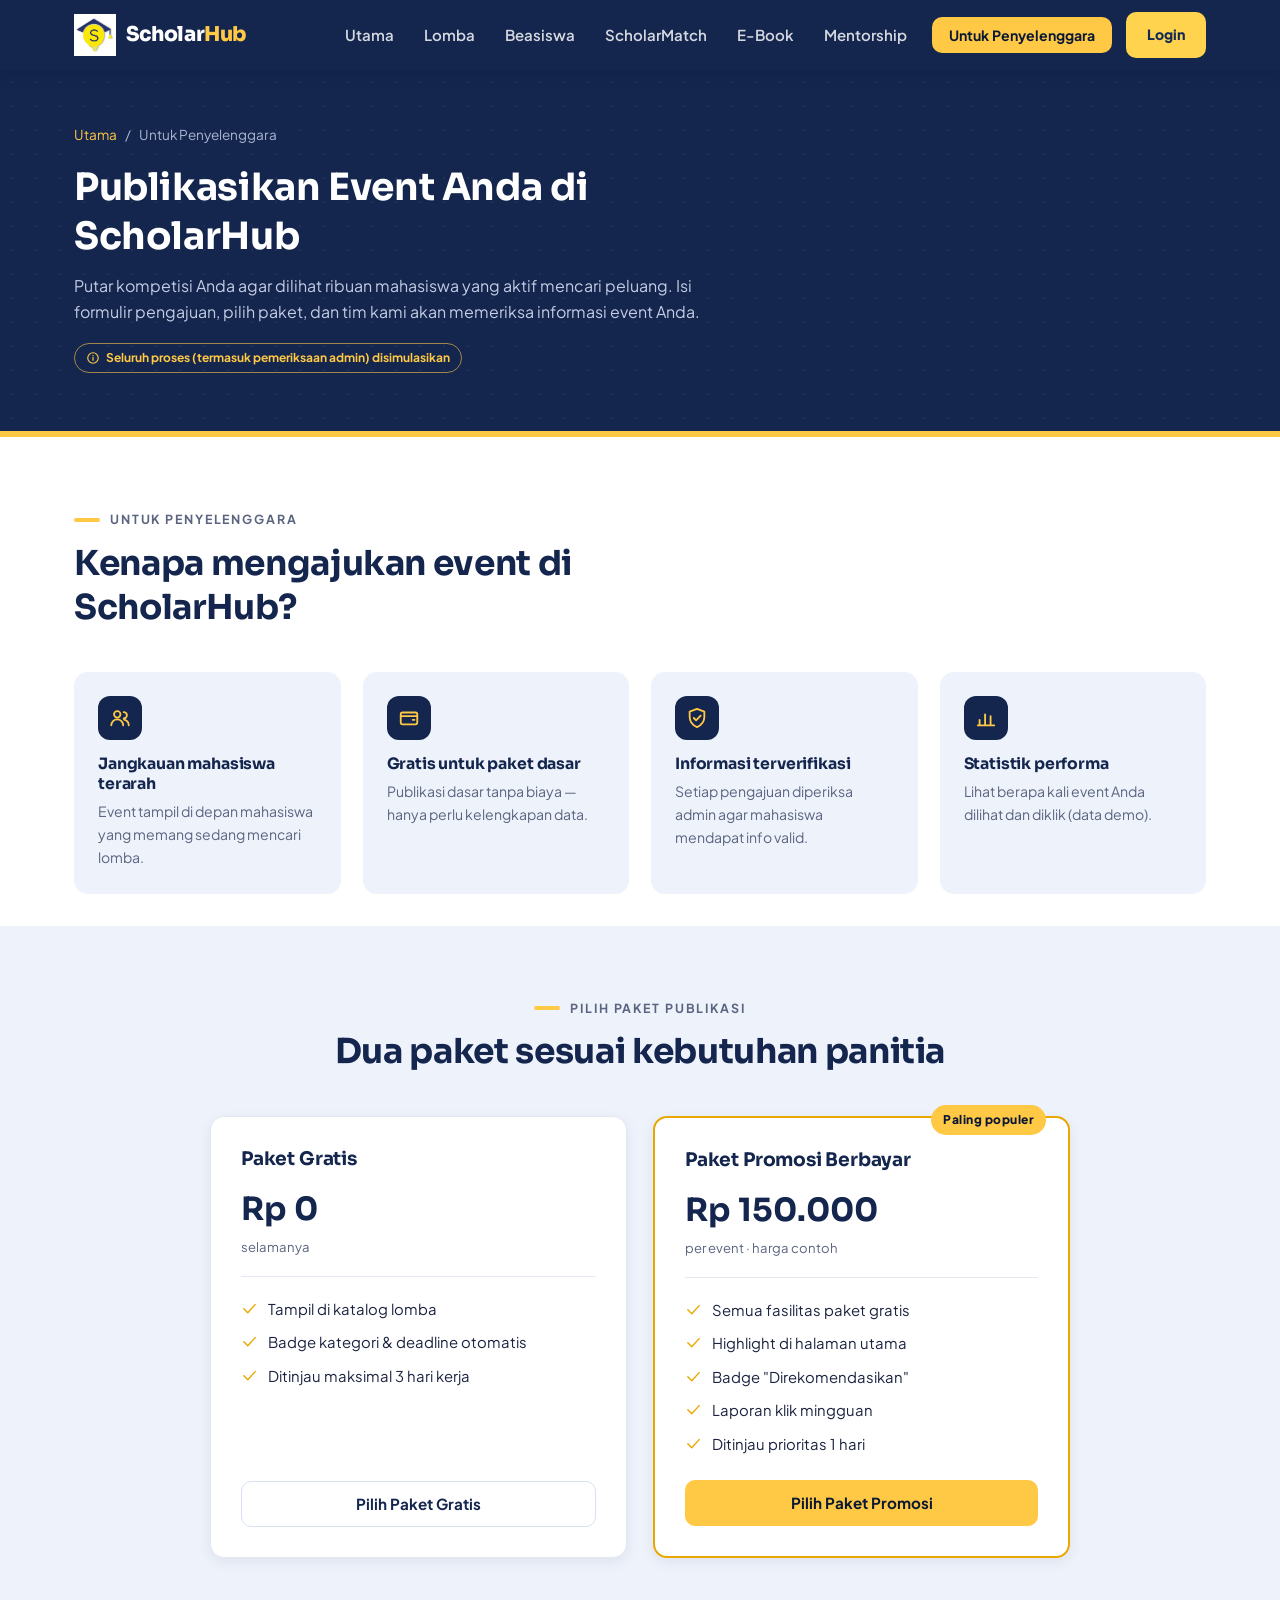
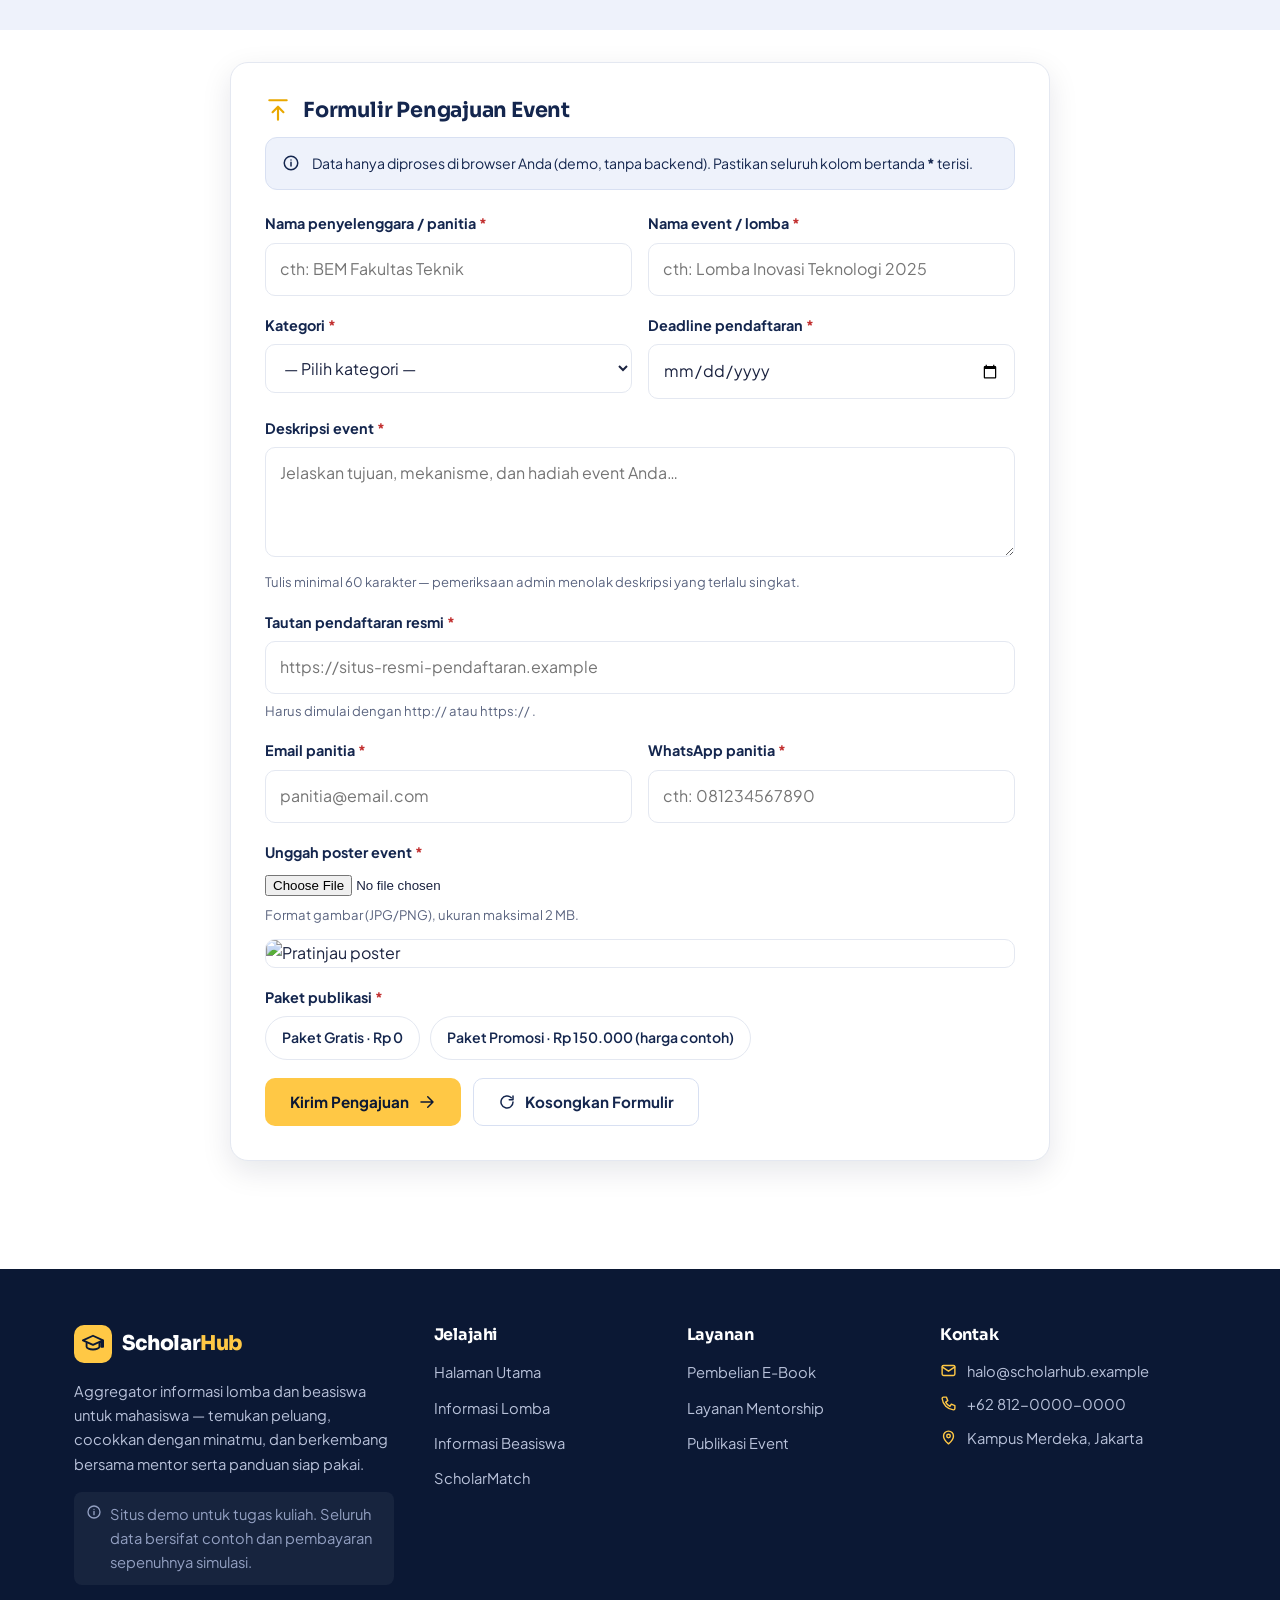
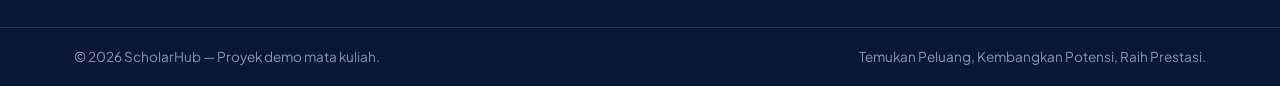
<file: publikasi-event.html>
<!DOCTYPE html>
<html lang="id">

<head>
    <meta charset="UTF-8">
    <meta name="viewport" content="width=device-width, initial-scale=1.0">
    <title>Publikasi Event untuk Penyelenggara — ScholarHub</title>
    <meta name="description" content="Ajukan dan promosikan lomba atau event mahasiswa melalui ScholarHub.">
    <link rel="preconnect" href="https://fonts.googleapis.com">
    <link rel="preconnect" href="https://fonts.gstatic.com" crossorigin>
    <link rel="stylesheet" href="css/navbar-auth.css">
    <script src="js/auth.js" defer></script>
    <script src="js/navbar-auth.js" defer></script>
    <link
        href="https://fonts.googleapis.com/css2?family=Sora:wght@600;700;800&family=Plus+Jakarta+Sans:wght@400;500;600;700&display=swap"
        rel="stylesheet">
    <link rel="stylesheet" href="css/style.css">
</head>

<body data-page="publikasi">

    <header class="site-header">
        <div class="container nav-inner">
            <a class="brand" href="index.html">
                <img src="assets/images/scholarhub-logo.png" alt="Logo ScholarHub" class="brand-logo">
                <span class="brand-text">Scholar<em>Hub</em></span>
            </a>
            <button class="nav-toggle" id="navToggle" aria-label="Buka menu navigasi" aria-expanded="false">
                <svg class="icon">
                    <use href="#i-menu"></use>
                </svg>
            </button>
            <nav class="nav-menu" id="navMenu">
                <a class="nav-link" data-nav="utama" href="index.html">Utama</a>
                <a class="nav-link" data-nav="lomba" href="lomba.html">Lomba</a>
                <a class="nav-link" data-nav="beasiswa" href="beasiswa.html">Beasiswa</a>
                <a class="nav-link" data-nav="scholarmatch" href="scholarmatch.html">ScholarMatch</a>
                <a class="nav-link" data-nav="ebook" href="ebook.html">E-Book</a>
                <a class="nav-link" data-nav="mentorship" href="mentorship.html">Mentorship</a>
                <a class="btn btn-primary btn-sm nav-cta" data-nav="publikasi" href="publikasi-event.html">Untuk
                    Penyelenggara</a>
            </nav>
        </div>
    </header>

    <main>
        <section class="page-hero">
            <div class="container">
                <nav class="breadcrumb"><a href="index.html">Utama</a><span>/</span><span>Untuk Penyelenggara</span>
                </nav>
                <h1>Publikasikan Event Anda di ScholarHub</h1>
                <p>Putar kompetisi Anda agar dilihat ribuan mahasiswa yang aktif mencari peluang.
                    Isi formulir pengajuan, pilih paket, dan tim kami akan memeriksa informasi event Anda.</p>
                <span class="badge badge-outline-light">
                    <svg class="icon">
                        <use href="#i-info"></use>
                    </svg> Seluruh proses (termasuk pemeriksaan admin) disimulasikan</span>
            </div>
        </section>

        <!-- MANFAAT -->
        <section class="manfaat-section">
            <div class="container">
                <div class="section-head">
                    <p class="kicker">Untuk penyelenggara</p>
                    <h2>Kenapa mengajukan event di ScholarHub?</h2>
                </div>
                <div class="manfaat-grid">
                    <div class="manfaat-item"><span class="manfaat-ic"><svg class="icon">
                                <use href="#i-users"></use>
                            </svg></span>
                        <h4>Jangkauan mahasiswa terarah</h4>
                        <p>Event tampil di depan mahasiswa yang memang sedang mencari lomba.</p>
                    </div>
                    <div class="manfaat-item"><span class="manfaat-ic"><svg class="icon">
                                <use href="#i-wallet"></use>
                            </svg></span>
                        <h4>Gratis untuk paket dasar</h4>
                        <p>Publikasi dasar tanpa biaya — hanya perlu kelengkapan data.</p>
                    </div>
                    <div class="manfaat-item"><span class="manfaat-ic"><svg class="icon">
                                <use href="#i-shield"></use>
                            </svg></span>
                        <h4>Informasi terverifikasi</h4>
                        <p>Setiap pengajuan diperiksa admin agar mahasiswa mendapat info valid.</p>
                    </div>
                    <div class="manfaat-item"><span class="manfaat-ic"><svg class="icon">
                                <use href="#i-chart"></use>
                            </svg></span>
                        <h4>Statistik performa</h4>
                        <p>Lihat berapa kali event Anda dilihat dan diklik (data demo).</p>
                    </div>
                </div>
            </div>
        </section>

        <!-- PAKET -->
        <section class="paket-section">
            <div class="container">
                <div class="section-head center">
                    <p class="kicker center">Pilih paket publikasi</p>
                    <h2>Dua paket sesuai kebutuhan panitia</h2>
                </div>
                <div class="paket-grid">
                    <article class="paket-card">
                        <h3>Paket Gratis</h3>
                        <div class="paket-harga"><strong>Rp 0</strong><span>selamanya</span></div>
                        <ul class="check-list">
                            <li><svg class="icon">
                                    <use href="#i-check"></use>
                                </svg><span>Tampil di katalog lomba</span></li>
                            <li><svg class="icon">
                                    <use href="#i-check"></use>
                                </svg><span>Badge kategori &amp; deadline otomatis</span></li>
                            <li><svg class="icon">
                                    <use href="#i-check"></use>
                                </svg><span>Ditinjau maksimal 3 hari kerja</span></li>
                        </ul>
                        <button class="btn btn-outline btn-block" data-paket="gratis">Pilih Paket Gratis</button>
                    </article>
                    <article class="paket-card unggulan">
                        <span class="paket-tag">Paling populer</span>
                        <h3>Paket Promosi Berbayar</h3>
                        <div class="paket-harga"><strong>Rp 150.000</strong><span>per event · harga contoh</span></div>
                        <ul class="check-list">
                            <li><svg class="icon">
                                    <use href="#i-check"></use>
                                </svg><span>Semua fasilitas paket gratis</span></li>
                            <li><svg class="icon">
                                    <use href="#i-check"></use>
                                </svg><span>Highlight di halaman utama</span></li>
                            <li><svg class="icon">
                                    <use href="#i-check"></use>
                                </svg><span>Badge "Direkomendasikan"</span></li>
                            <li><svg class="icon">
                                    <use href="#i-check"></use>
                                </svg><span>Laporan klik mingguan</span></li>
                            <li><svg class="icon">
                                    <use href="#i-check"></use>
                                </svg><span>Ditinjau prioritas 1 hari</span></li>
                        </ul>
                        <button class="btn btn-primary btn-block" data-paket="promosi">Pilih Paket Promosi</button>
                    </article>
                </div>
            </div>
        </section>

        <!-- STRIP STATUS TERAKHIR -->
        <section class="strip-section" id="stripSection" hidden>
            <div class="container">
                <div id="stripIsi"></div>
            </div>
        </section>
        </div>
        </section>

        <!-- FORMULIR -->
        <section class="form-section" id="formSection">
            <div class="container">
                <div class="form-card">
                    <h2><svg class="icon">
                            <use href="#i-upload"></use>
                        </svg> Formulir Pengajuan Event</h2>
                    <div class="note info" style="margin-top:14px">
                        <svg class="icon">
                            <use href="#i-info"></use>
                        </svg>
                        <span>Data hanya diproses di browser Anda (demo, tanpa backend). Pastikan seluruh
                            kolom bertanda <b>*</b> terisi.</span>
                    </div>
                    <form id="formEvent" novalidate>
                        <div class="field-row">
                            <div class="field" id="wrapPenyelenggara">
                                <label for="evPenyelenggara">Nama penyelenggara / panitia <span
                                        class="req">*</span></label>
                                <input type="text" id="evPenyelenggara" placeholder="cth: BEM Fakultas Teknik">
                                <p class="field-error"></p>
                            </div>
                            <div class="field" id="wrapNama">
                                <label for="evNama">Nama event / lomba <span class="req">*</span></label>
                                <input type="text" id="evNama" placeholder="cth: Lomba Inovasi Teknologi 2025">
                                <p class="field-error"></p>
                            </div>
                        </div>
                        <div class="field-row">
                            <div class="field" id="wrapKategori">
                                <label for="evKategori">Kategori <span class="req">*</span></label>
                                <select id="evKategori">
                                    <option value="">— Pilih kategori —</option>
                                    <option>Sains &amp; Teknologi</option>
                                    <option>Bisnis &amp; Startup</option>
                                    <option>Seni &amp; Desain</option>
                                    <option>Karya Tulis Ilmiah</option>
                                    <option>Sosial &amp; Lingkungan</option>
                                </select>
                                <p class="field-error"></p>
                            </div>
                            <div class="field" id="wrapDeadline">
                                <label for="evDeadline">Deadline pendaftaran <span class="req">*</span></label>
                                <input type="date" id="evDeadline">
                                <p class="field-error"></p>
                            </div>
                        </div>
                        <div class="field" id="wrapDeskripsi">
                            <label for="evDeskripsi">Deskripsi event <span class="req">*</span></label>
                            <textarea id="evDeskripsi"
                                placeholder="Jelaskan tujuan, mekanisme, dan hadiah event Anda…"></textarea>
                            <p class="field-error"></p>
                            <p class="field-hint">Tulis minimal 60 karakter — pemeriksaan admin menolak deskripsi yang
                                terlalu singkat.</p>
                        </div>
                        <div class="field" id="wrapLink">
                            <label for="evLink">Tautan pendaftaran resmi <span class="req">*</span></label>
                            <input type="url" id="evLink" placeholder="https://situs-resmi-pendaftaran.example">
                            <p class="field-error"></p>
                            <p class="field-hint">Harus dimulai dengan http:// atau https:// .</p>
                        </div>
                        <div class="field-row">
                            <div class="field" id="wrapEmail">
                                <label for="evEmail">Email panitia <span class="req">*</span></label>
                                <input type="email" id="evEmail" placeholder="panitia@email.com">
                                <p class="field-error"></p>
                            </div>
                            <div class="field" id="wrapWa">
                                <label for="evWa">WhatsApp panitia <span class="req">*</span></label>
                                <input type="tel" id="evWa" placeholder="cth: 081234567890">
                                <p class="field-error"></p>
                            </div>
                        </div>
                        <div class="field" id="wrapPoster">
                            <label for="evPoster">Unggah poster event <span class="req">*</span></label>
                            <input type="file" id="evPoster" accept="image/*">
                            <p class="field-error"></p>
                            <p class="field-hint">Format gambar (JPG/PNG), ukuran maksimal 2 MB.</p>
                            <img id="posterPreview" class="poster-preview" alt="Pratinjau poster" hidden>
                        </div>
                        <div class="field" id="wrapPaket">
                            <label>Paket publikasi <span class="req">*</span></label>
                            <div class="chip-group">
                                <label class="chip"><input type="radio" name="paket" value="gratis">
                                    <span>Paket Gratis · Rp 0</span></label>
                                <label class="chip"><input type="radio" name="paket" value="promosi">
                                    <span>Paket Promosi · Rp 150.000 (harga contoh)</span></label>
                            </div>
                            <p class="field-error"></p>
                        </div>
                        <div class="modal-cta">
                            <button type="submit" class="btn btn-primary" id="btnKirimForm">
                                Kirim Pengajuan <svg class="icon">
                                    <use href="#i-arrow"></use>
                                </svg></button>
                            <button type="reset" class="btn btn-outline" id="btnResetForm">
                                <svg class="icon">
                                    <use href="#i-refresh"></use>
                                </svg>Kosongkan Formulir</button>
                        </div>
                    </form>
                </div>
            </div>
        </section>

        <!-- RINGKASAN -->
        <section class="ringkasan-section" id="ringkasanSection" hidden>
            <div class="container">
                <div class="form-card">
                    <h2><svg class="icon">
                            <use href="#i-doc"></use>
                        </svg> Ringkasan Pengajuan</h2>
                    <p class="ringkasan-sub">Periksa kembali data event Anda sebelum diajukan.</p>
                    <dl class="ringkasan-dl" id="ringkasanData"></dl>
                    <div id="ringkasanPoster"></div>
                    <div class="modal-cta" style="margin-top:24px">
                        <button class="btn btn-primary" id="btnAjukanSekarang">
                            <svg class="icon">
                                <use href="#i-shield"></use>
                            </svg>Ajukan Sekarang</button>
                        <button class="btn btn-outline" id="btnEditData">
                            <svg class="icon">
                                <use href="#i-edit"></use>
                            </svg>Edit Data</button>
                    </div>
                </div>
            </div>
        </section>

        <!-- PEMBAYARAN (paket berbayar) -->
        <section class="bayar-section" id="bayarSection" hidden>
            <div class="container">
                <div class="form-card">
                    <h2><svg class="icon">
                            <use href="#i-wallet"></use>
                        </svg> Pembayaran Paket Promosi</h2>
                    <div id="bayarBody"></div>
                </div>
            </div>
        </section>

        <!-- PEMERIKSAAN & HASIL -->
        <section class="status-section" id="statusSection" hidden>
            <div class="container">
                <div class="form-card">
                    <h2><svg class="icon">
                            <use href="#i-shield"></use>
                        </svg> Pemeriksaan Pengajuan</h2>
                    <div id="statusBody"></div>
                </div>
            </div>
        </section>
    </main>

    <footer class="site-footer">
        <div class="footer-grid">
            <div class="footer-brand">
                <a class="brand" href="index.html">
                    <span class="brand-mark"><svg class="icon">
                            <use href="#i-cap"></use>
                        </svg></span>
                    <span class="brand-text">Scholar<em>Hub</em></span>
                </a>
                <p>Aggregator informasi lomba dan beasiswa untuk mahasiswa — temukan peluang,
                    cocokkan dengan minatmu, dan berkembang bersama mentor serta panduan siap pakai.</p>
                <p class="footer-note"><svg class="icon">
                        <use href="#i-info"></use>
                    </svg>
                    Situs demo untuk tugas kuliah. Seluruh data bersifat contoh dan pembayaran sepenuhnya simulasi.</p>
            </div>
            <nav class="footer-col">
                <h4>Jelajahi</h4>
                <ul>
                    <li><a href="index.html">Halaman Utama</a></li>
                    <li><a href="lomba.html">Informasi Lomba</a></li>
                    <li><a href="beasiswa.html">Informasi Beasiswa</a></li>
                    <li><a href="scholarmatch.html">ScholarMatch</a></li>
                </ul>
            </nav>
            <nav class="footer-col">
                <h4>Layanan</h4>
                <ul>
                    <li><a href="ebook.html">Pembelian E-Book</a></li>
                    <li><a href="mentorship.html">Layanan Mentorship</a></li>
                    <li><a href="publikasi-event.html">Publikasi Event</a></li>
                </ul>
            </nav>
            <div class="footer-col">
                <h4>Kontak</h4>
                <ul class="footer-contact">
                    <li><svg class="icon">
                            <use href="#i-mail"></use>
                        </svg>
                        <a href="mailto:halo@scholarhub.example">halo@scholarhub.example</a>
                    </li>
                    <li><svg class="icon">
                            <use href="#i-phone"></use>
                        </svg>
                        <span>+62 812-0000-0000 <em></em></span>
                    </li>
                    <li><svg class="icon">
                            <use href="#i-map-pin"></use>
                        </svg>
                        <span>Kampus Merdeka, Jakarta <em></em></span>
                    </li>
                </ul>
            </div>
        </div>
        <div class="footer-bottom">
            <div class="container">
                <span>© <span data-year>2025</span> ScholarHub — Proyek demo mata kuliah.</span>
                <span>Temukan Peluang, Kembangkan Potensi, Raih Prestasi.</span>
            </div>
        </div> 
    </footer>

    <script src="js/script.js"></script>
</body>

</html>
</file>
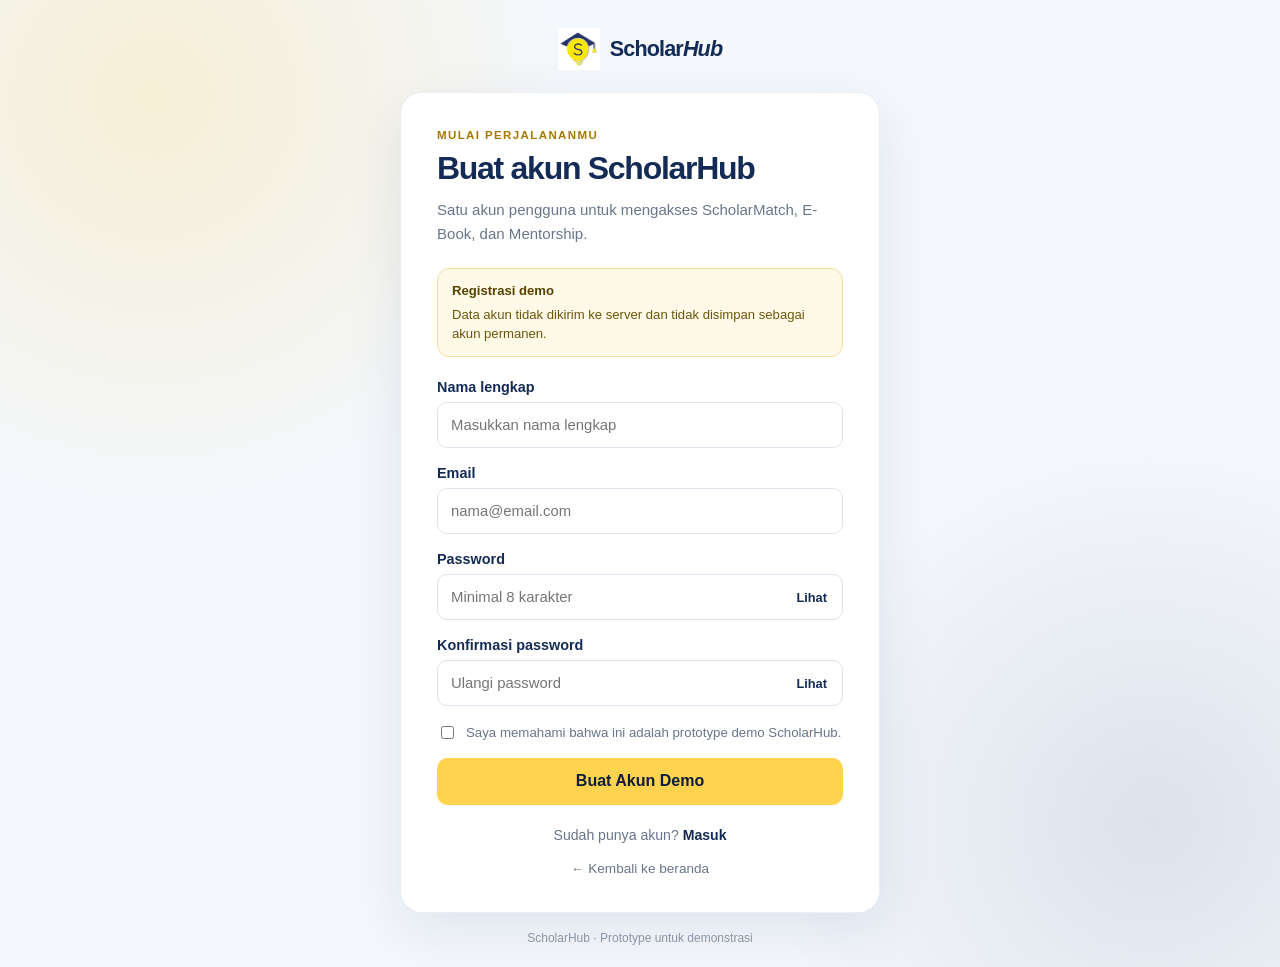
<file: register.html>
<!DOCTYPE html>
<html lang="id">
<head>
  <meta charset="UTF-8">
  <meta name="viewport" content="width=device-width, initial-scale=1.0">
  <title>Daftar | ScholarHub</title>
  <link rel="stylesheet" href="css/auth.css">
  <script src="js/auth.js" defer></script>
</head>
<body>
  <main class="auth-shell">
    <a class="brand" href="index.html">
      <img src="assets/images/scholarhub-logo.png" alt="Logo ScholarHub" class="brand-logo">
      <span class="brand-text">Scholar<em>Hub</em></span>
    </a>

    <section class="auth-card">
      <div class="auth-intro">
        <p class="eyebrow">MULAI PERJALANANMU</p>
        <h1>Buat akun ScholarHub</h1>
        <p>Satu akun pengguna untuk mengakses ScholarMatch, E-Book, dan Mentorship.</p>
      </div>

      <div class="demo-notice">
        <strong>Registrasi demo</strong>
        <span>Data akun tidak dikirim ke server dan tidak disimpan sebagai akun permanen.</span>
      </div>

      <form id="registerForm" novalidate>
        <div class="form-field">
          <label for="registerName">Nama lengkap</label>
          <input id="registerName" name="name" type="text" autocomplete="name" placeholder="Masukkan nama lengkap" required>
          <small class="field-error" id="registerNameError"></small>
        </div>

        <div class="form-field">
          <label for="registerEmail">Email</label>
          <input id="registerEmail" name="email" type="email" autocomplete="email" placeholder="nama@email.com" required>
          <small class="field-error" id="registerEmailError"></small>
        </div>

        <div class="form-field">
          <label for="registerPassword">Password</label>
          <div class="password-wrap">
            <input id="registerPassword" name="password" type="password" autocomplete="new-password" placeholder="Minimal 8 karakter" required>
            <button class="password-toggle" type="button" data-toggle-password="registerPassword" aria-label="Tampilkan password">Lihat</button>
          </div>
          <small class="field-error" id="registerPasswordError"></small>
        </div>

        <div class="form-field">
          <label for="confirmPassword">Konfirmasi password</label>
          <div class="password-wrap">
            <input id="confirmPassword" name="confirmPassword" type="password" autocomplete="new-password" placeholder="Ulangi password" required>
            <button class="password-toggle" type="button" data-toggle-password="confirmPassword" aria-label="Tampilkan konfirmasi password">Lihat</button>
          </div>
          <small class="field-error" id="confirmPasswordError"></small>
        </div>

        <label class="checkbox-row" for="terms">
          <input id="terms" name="terms" type="checkbox">
          <span>Saya memahami bahwa ini adalah prototype demo ScholarHub.</span>
        </label>
        <small class="field-error" id="termsError"></small>

        <p class="form-message" id="registerMessage" role="status" aria-live="polite"></p>
        <button class="btn btn-primary btn-full" type="submit">Buat Akun Demo</button>
      </form>

      <p class="auth-switch">Sudah punya akun? <a href="login.html">Masuk</a></p>
      <a class="back-link" href="index.html">← Kembali ke beranda</a>
    </section>
    <p class="page-footnote">ScholarHub · Prototype untuk demonstrasi</p>
  </main>
</body>
</html>
</file>
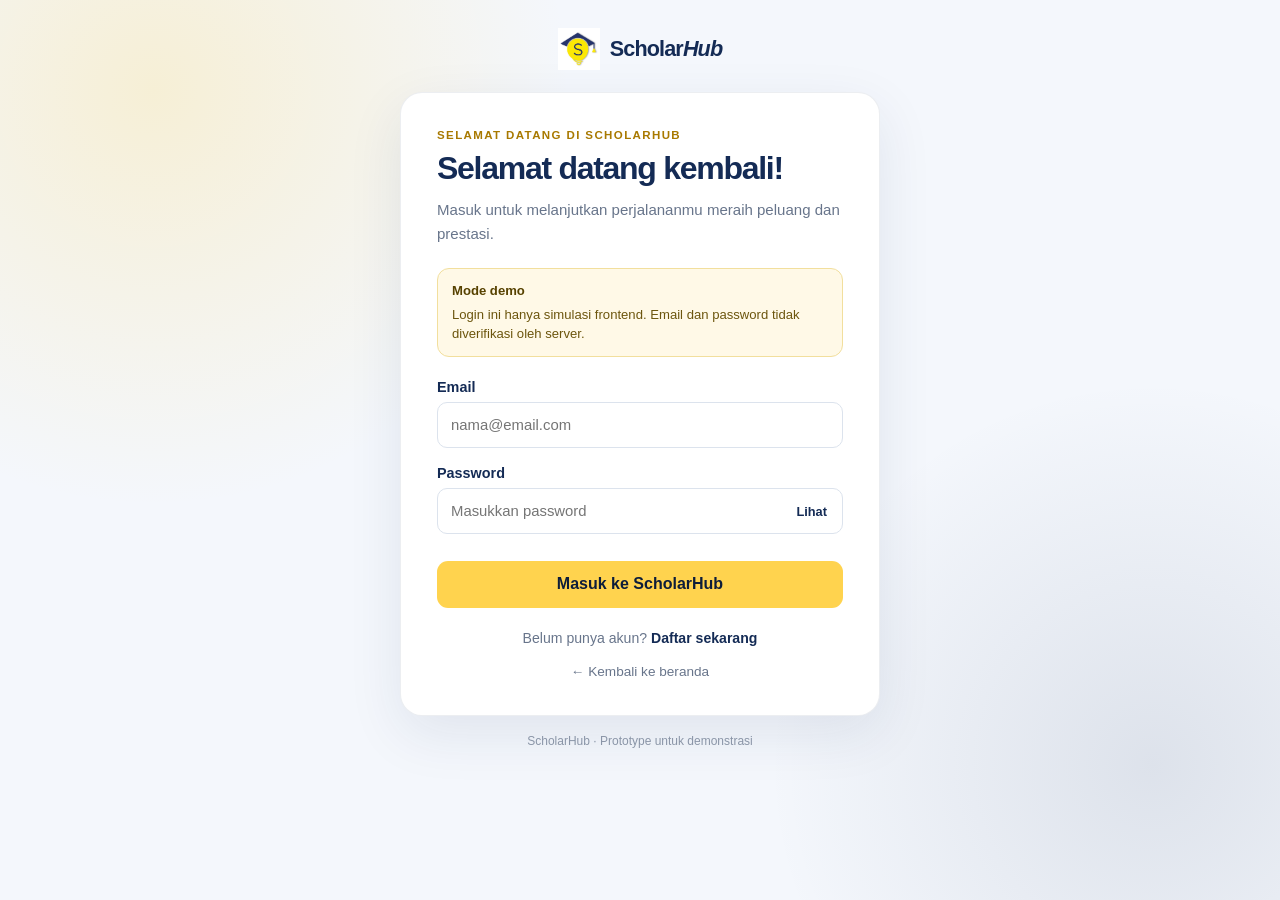
<file: scholarmatch.html>
<!DOCTYPE html>
<html lang="id">

<head>
    <meta charset="UTF-8">
    <meta name="viewport" content="width=device-width, initial-scale=1.0">
    <title>ScholarMatch — Pencocokan Minat — ScholarHub</title>
    <meta name="description" content="Cocokkan minat, jurusan, dan keterampilanmu dengan lomba & beasiswa.">
    <link rel="preconnect" href="https://fonts.googleapis.com">
    <link rel="preconnect" href="https://fonts.gstatic.com" crossorigin>
    <link rel="stylesheet" href="css/navbar-auth.css">
    <script src="js/auth.js" defer></script>
    <script src="js/navbar-auth.js" defer></script>
    <link
        href="https://fonts.googleapis.com/css2?family=Sora:wght@600;700;800&family=Plus+Jakarta+Sans:wght@400;500;600;700&display=swap"
        rel="stylesheet">
    <link rel="stylesheet" href="css/style.css">
    <script src="js/auth.js"></script>
    <script>
        if (window.ScholarHubAuth) {
            window.ScholarHubAuth.requireLogin();
        }
    </script>
</head>

<body data-page="scholarmatch">

    <header class="site-header">
        <div class="container nav-inner">
            <a class="brand" href="index.html">
                <img src="assets/images/scholarhub-logo.png" alt="Logo ScholarHub" class="brand-logo">
                <span class="brand-text">Scholar<em>Hub</em></span>
            </a>
            <button class="nav-toggle" id="navToggle" aria-label="Buka menu navigasi" aria-expanded="false">
                <svg class="icon">
                    <use href="#i-menu"></use>
                </svg>
            </button>
            <nav class="nav-menu" id="navMenu">
                <a class="nav-link" data-nav="utama" href="index.html">Utama</a>
                <a class="nav-link" data-nav="lomba" href="lomba.html">Lomba</a>
                <a class="nav-link" data-nav="beasiswa" href="beasiswa.html">Beasiswa</a>
                <a class="nav-link" data-nav="scholarmatch" href="scholarmatch.html">ScholarMatch</a>
                <a class="nav-link" data-nav="ebook" href="ebook.html">E-Book</a>
                <a class="nav-link" data-nav="mentorship" href="mentorship.html">Mentorship</a>
                <a class="btn btn-primary btn-sm nav-cta" data-nav="publikasi" href="publikasi-event.html">Untuk
                    Penyelenggara</a>
            </nav>
        </div>
    </header>

    <main>
        <section class="page-hero">
            <div class="container">
                <nav class="breadcrumb"><a href="index.html">Utama</a><span>/</span><span>ScholarMatch</span></nav>
                <h1>ScholarMatch — Pencocokan Minat &amp; Peluang</h1>
                <p>Jawab lima pertanyaan singkat tentang dirimu, dan ScholarMatch akan mencocokkan
                    profilmu dengan lomba serta beasiswa yang paling relevan dari katalog kami.</p>
                <span class="badge badge-outline-light">
                    <svg class="icon">
                        <use href="#i-info"></use>
                    </svg> Hasil simulasi berbasis data demo — bukan AI</span>
            </div>
        </section>

        <section class="match-section">
            <div class="container match-grid">

                <!-- KUESIONER -->
                <form class="card sm-form" id="smForm" novalidate>
                    <h2 class="sm-form-title"><svg class="icon">
                            <use href="#i-spark"></use>
                        </svg> Kuesioner Profil</h2>

                    <div class="field" id="wrapJurusan">
                        <label for="smJurusan">Jurusan / Program Studi <span class="req">*</span></label>
                        <select id="smJurusan">
                            <option value="">— Pilih jurusan kamu —</option>
                            <option>Informatika</option>
                            <option>Sistem Informasi</option>
                            <option>Teknik Elektro</option>
                            <option>Teknik Komputer</option>
                            <option>Manajemen</option>
                            <option>Akuntansi</option>
                            <option>Desain Komunikasi Visual</option>
                            <option>Psikologi</option>
                            <option>Kesehatan Masyarakat</option>
                            <option>Farmasi</option>
                            <option>Ilmu Komunikasi</option>
                            <option>Lainnya</option>
                        </select>
                        <p class="field-error"></p>
                    </div>

                    <div class="field" id="wrapSemester">
                        <label>Semester saat ini <span class="req">*</span></label>
                        <div class="chip-group">
                            <label class="chip"><input type="radio" name="semester" value="1"><span>1</span></label>
                            <label class="chip"><input type="radio" name="semester" value="2"><span>2</span></label>
                            <label class="chip"><input type="radio" name="semester" value="3"><span>3</span></label>
                            <label class="chip"><input type="radio" name="semester" value="4"><span>4</span></label>
                            <label class="chip"><input type="radio" name="semester" value="5"><span>5</span></label>
                            <label class="chip"><input type="radio" name="semester" value="6"><span>6</span></label>
                            <label class="chip"><input type="radio" name="semester" value="7"><span>7</span></label>
                            <label class="chip"><input type="radio" name="semester" value="8"><span>8</span></label>
                        </div>
                        <p class="field-error"></p>
                    </div>

                    <div class="field" id="wrapMinat">
                        <label>Minat utama <span class="req">*</span></label>
                        <div class="chip-group">
                            <label class="chip"><input type="radio" name="minat" value="Sains & Teknologi"><span>Sains
                                    &amp; Teknologi</span></label>
                            <label class="chip"><input type="radio" name="minat" value="Bisnis & Startup"><span>Bisnis
                                    &amp; Startup</span></label>
                            <label class="chip"><input type="radio" name="minat" value="Seni & Desain"><span>Seni &amp;
                                    Desain</span></label>
                            <label class="chip"><input type="radio" name="minat" value="Karya Tulis Ilmiah"><span>Karya
                                    Tulis Ilmiah</span></label>
                            <label class="chip"><input type="radio" name="minat"
                                    value="Sosial & Lingkungan"><span>Sosial &amp; Lingkungan</span></label>
                        </div>
                        <p class="field-error"></p>
                    </div>

                    <div class="field" id="wrapSkill">
                        <label>Bidang keterampilan <span class="req">*</span> <span
                                style="font-weight:400;color:var(--muted)">(boleh pilih lebih dari satu)</span></label>
                        <div class="chip-group">
                            <label class="chip"><input type="checkbox" name="skill"
                                    value="Menulis"><span>Menulis</span></label>
                            <label class="chip"><input type="checkbox" name="skill"
                                    value="Coding"><span>Coding</span></label>
                            <label class="chip"><input type="checkbox" name="skill" value="Desain Grafis"><span>Desain
                                    Grafis</span></label>
                            <label class="chip"><input type="checkbox" name="skill"
                                    value="Presentasi"><span>Presentasi</span></label>
                            <label class="chip"><input type="checkbox" name="skill" value="Analisis Data"><span>Analisis
                                    Data</span></label>
                            <label class="chip"><input type="checkbox" name="skill"
                                    value="Riset"><span>Riset</span></label>
                        </div>
                        <p class="field-error"></p>
                    </div>

                    <div class="field" id="wrapJenis">
                        <label>Jenis peluang yang dicari <span class="req">*</span></label>
                        <div class="chip-group">
                            <label class="chip"><input type="radio" name="jenis"
                                    value="lomba"><span>Lomba</span></label>
                            <label class="chip"><input type="radio" name="jenis"
                                    value="beasiswa"><span>Beasiswa</span></label>
                            <label class="chip"><input type="radio" name="jenis"
                                    value="keduanya"><span>Keduanya</span></label>
                        </div>
                        <p class="field-error"></p>
                    </div>

                    <div class="sm-form-cta">
                        <button type="submit" class="btn btn-primary" id="btnMatch">
                            <svg class="icon">
                                <use href="#i-spark"></use>
                            </svg>Cari Rekomendasi</button>
                        <button type="button" class="btn btn-outline" id="btnResetMatch">
                            <svg class="icon">
                                <use href="#i-refresh"></use>
                            </svg>Isi Ulang</button>
                    </div>
                    <p class="fineprint">Rekomendasi dihasilkan dari aturan pencocokan sederhana (kategori &amp;
                        kata kunci) di atas data demo — bukan sistem AI.</p>
                </form>

                <!-- HASIL -->
                <div class="hasil-panel">
                    <div class="hasil-placeholder" id="hasilPlaceholder">
                        <div class="empty-icon"><svg class="icon">
                                <use href="#i-spark"></use>
                            </svg></div>
                        <h3>Rekomendasi akan muncul di sini</h3>
                        <p>Lengkapi kuesioner di samping, lalu klik <b>Cari Rekomendasi</b>
                            untuk melihat peluang yang paling cocok dengan profilmu.</p>
                    </div>
                    <div id="hasilKonten" hidden>
                        <div class="hasil-head">
                            <h2>Rekomendasi untukmu</h2>
                            <button class="btn btn-outline btn-sm" id="btnPerbarui">
                                <svg class="icon">
                                    <use href="#i-edit"></use>
                                </svg>Perbarui Jawaban</button>
                        </div>
                        <p class="hasil-sub" id="hasilSub"></p>
                        <div class="item-list" id="hasilList"></div>
                        <div class="hasil-footer">
                            <p>Rekomendasi kurang sesuai?</p>
                            <button class="link-btn" id="btnIsiUlang">Isi ulang kuesioner dan cocokkan kembali</button>
                        </div>
                    </div>
                </div>
            </div>
        </section>
    </main>

    <footer class="site-footer">
        <div class="footer-grid">
            <div class="footer-brand">
                <a class="brand" href="index.html">
                    <span class="brand-mark"><svg class="icon">
                            <use href="#i-cap"></use>
                        </svg></span>
                    <span class="brand-text">Scholar<em>Hub</em></span>
                </a>
                <p>Aggregator informasi lomba dan beasiswa untuk mahasiswa — temukan peluang,
                    cocokkan dengan minatmu, dan berkembang bersama mentor serta panduan siap pakai.</p>
                <p class="footer-note"><svg class="icon">
                        <use href="#i-info"></use>
                    </svg>
                    Situs demo untuk tugas kuliah. Seluruh data bersifat contoh dan pembayaran sepenuhnya simulasi.</p>
            </div>
            <nav class="footer-col">
                <h4>Jelajahi</h4>
                <ul>
                    <li><a href="index.html">Halaman Utama</a></li>
                    <li><a href="lomba.html">Informasi Lomba</a></li>
                    <li><a href="beasiswa.html">Informasi Beasiswa</a></li>
                    <li><a href="scholarmatch.html">ScholarMatch</a></li>
                </ul>
            </nav>
            <nav class="footer-col">
                <h4>Layanan</h4>
                <ul>
                    <li><a href="ebook.html">Pembelian E-Book</a></li>
                    <li><a href="mentorship.html">Layanan Mentorship</a></li>
                    <li><a href="publikasi-event.html">Publikasi Event</a></li>
                </ul>
            </nav>
            <div class="footer-col">
                <h4>Kontak</h4>
                <ul class="footer-contact">
                    <li><svg class="icon">
                            <use href="#i-mail"></use>
                        </svg>
                        <a href="mailto:halo@scholarhub.example">halo@scholarhub.example</a>
                    </li>
                    <li><svg class="icon">
                            <use href="#i-phone"></use>
                        </svg>
                        <span>+62 812-0000-0000 <em></em></span>
                    </li>
                    <li><svg class="icon">
                            <use href="#i-map-pin"></use>
                        </svg>
                        <span>Kampus Merdeka, Jakarta <em></em></span>
                    </li>
                </ul>
            </div>
        </div>
        <div class="footer-bottom">
            <div class="container">
                <span>© <span data-year>2025</span> ScholarHub — Proyek demo mata kuliah.</span>
                <span>Temukan Peluang, Kembangkan Potensi, Raih Prestasi.</span>
            </div>
        </div>
    </footer>

    <div class="modal-overlay" id="modalDetail" aria-hidden="true">
        <div class="modal" role="dialog" aria-modal="true">
            <button class="modal-close" data-close aria-label="Tutup detail">
                <svg class="icon">
                    <use href="#i-close"></use>
                </svg>
            </button>
            <div class="modal-body" id="modalBody"></div>
        </div>
    </div>

    <script src="js/script.js"></script>
</body>

</html>
</file>
<file: css/navbar-auth.css>
/* Tombol autentikasi navbar ScholarHub */
.sch-auth-nav {
  display: inline-flex;
  align-items: center;
  justify-content: center;
  gap: 10px;
  margin-left: 14px;
  flex-wrap: wrap;
}

.sch-auth-user {
  max-width: 180px;
  overflow: hidden;
  color: var(--navy, #142b55);
  font-size: .88rem;
  font-weight: 600;
  text-overflow: ellipsis;
  white-space: nowrap;
}

.sch-auth-button {
  display: inline-flex;
  align-items: center;
  justify-content: center;
  min-height: 38px;
  padding: 9px 16px;
  border: 1px solid transparent;
  border-radius: 9px;
  background: #ffd34e;
  color: #142b55;
  font: inherit;
  font-size: .88rem;
  font-weight: 800;
  text-decoration: none;
  cursor: pointer;
  transition: background .15s ease, transform .15s ease;
}

.sch-auth-button:hover {
  background: #f2c12e;
  transform: translateY(-1px);
}

.sch-auth-logout {
  border-color: rgba(20, 43, 85, .18);
}

@media (max-width: 640px) {
  .sch-auth-nav {
    margin: 8px 0 0;
  }

  .sch-auth-user {
    max-width: 130px;
  }
}


/* Perapian navbar ScholarHub */
header nav,
nav.navbar,
.navbar nav {
  display: flex;
  align-items: center;
  justify-content: flex-start;
  flex-wrap: nowrap;
  gap: 24px;
}

/* Menu tidak terpotong menjadi dua baris */
header nav a,
nav.navbar a,
.navbar nav a {
  white-space: nowrap;
  flex-shrink: 0;
}

/* Tombol Login / Logout */
#scholarhubAuthNav {
  display: inline-flex;
  align-items: center;
  justify-content: center;
  gap: 10px;
  margin-left: 10px;
  flex-shrink: 0;
  white-space: nowrap;
}

#scholarhubAuthNav .sch-auth-button {
  min-height: 42px;
  padding: 10px 20px;
  border-radius: 10px;
  white-space: nowrap;
}

/* Nama pengguna tidak membuat navbar melebar */
#scholarhubAuthNav .sch-auth-user {
  max-width: 130px;
  overflow: hidden;
  text-overflow: ellipsis;
  white-space: nowrap;
}

/* Responsif untuk layar kecil */
@media (max-width: 900px) {
  header nav,
  nav.navbar,
  .navbar nav {
    gap: 14px;
    flex-wrap: wrap;
  }

  #scholarhubAuthNav {
    margin-left: 0;
  }
}
</file>
<file: css/style.css>
/* =========================================================
   style.css — GAYA TUNGGAL SCHOLARHUB (semua 7 halaman)
   Palet: biru tua (utama), kuning (aksen), putih (dasar)
   Urutan: 1) Global  2) Halaman utama  3) Lomba & Beasiswa
   4) ScholarMatch  5) E-Book  6) Mentorship  7) Publikasi Event
   ========================================================= */

:root {
    --navy: #14264E;
    --navy-dark: #0B1834;
    --navy-2: #1E3A78;
    --navy-3: #31559E;
    --navy-soft: #EEF2FB;
    --navy-line: #D8E0F2;
    --yellow: #FFC845;
    --yellow-strong: #E9A800;
    --yellow-soft: #FFF3D2;
    --white: #FFFFFF;
    --ink: #1B2340;
    --muted: #5B6580;
    --line: #E4E8F1;
    --green: #157347;
    --green-soft: #E3F4E9;
    --red: #C22F2F;
    --red-soft: #FBEAE8;
    --radius: 14px;
    --radius-sm: 10px;
    --shadow: 0 10px 30px rgba(11, 24, 52, .10);
    --shadow-sm: 0 4px 14px rgba(11, 24, 52, .07);
    --font-body: "Plus Jakarta Sans", "Segoe UI", Tahoma, sans-serif;
    --font-head: "Sora", "Plus Jakarta Sans", "Segoe UI", sans-serif;
}

/* =========================================================
   1) GAYA GLOBAL
   ========================================================= */
* {
    margin: 0;
    padding: 0;
    box-sizing: border-box
}

html {
    scroll-behavior: smooth
}

body {
    font-family: var(--font-body);
    color: var(--ink);
    background: var(--white);
    line-height: 1.65;
    font-size: 16px
}

img {
    max-width: 100%;
    display: block
}

a {
    color: var(--navy-2);
    text-decoration: none
}

a:hover {
    color: var(--navy-dark)
}

h1,
h2,
h3,
h4 {
    font-family: var(--font-head);
    color: var(--navy);
    line-height: 1.28;
    letter-spacing: -.01em
}

.container {
    max-width: 1180px;
    margin: 0 auto;
    padding: 0 24px
}

section {
    padding: 72px 0
}

.icon {
    width: 22px;
    height: 22px;
    flex: none;
    fill: none;
    stroke: currentColor;
    stroke-width: 2;
    stroke-linecap: round;
    stroke-linejoin: round
}

/* Kepala section */
.section-head {
    max-width: 640px;
    margin-bottom: 42px
}

.section-head.center {
    margin-inline: auto;
    text-align: center
}

.kicker {
    display: flex;
    align-items: center;
    gap: 10px;
    font-size: .78rem;
    font-weight: 700;
    letter-spacing: .15em;
    text-transform: uppercase;
    color: var(--navy-2);
    margin-bottom: 12px
}

.kicker::before {
    content: "";
    width: 26px;
    height: 4px;
    background: var(--yellow);
    border-radius: 2px
}

.kicker.center {
    justify-content: center
}

.section-head h2 {
    font-size: clamp(1.55rem, 3vw, 2.15rem);
    margin-bottom: 10px
}

.section-head p {
    color: var(--muted)
}

.fineprint {
    font-size: .78rem;
    color: var(--muted);
    margin-top: 12px
}

.fineprint.center {
    text-align: center
}

/* Tombol */
.btn {
    display: inline-flex;
    align-items: center;
    justify-content: center;
    gap: 9px;
    font-family: var(--font-body);
    font-weight: 700;
    font-size: .95rem;
    line-height: 1;
    padding: 14px 24px;
    border-radius: var(--radius-sm);
    border: 1px solid transparent;
    cursor: pointer;
    transition: transform .2s, box-shadow .2s, background .2s,
        color .2s, border-color .2s;
    text-decoration: none
}

.btn .icon {
    width: 18px;
    height: 18px
}

.btn-primary {
    background: var(--yellow);
    color: var(--navy-dark)
}

.btn-primary:hover {
    background: #FFD666;
    transform: translateY(-2px);
    box-shadow: 0 8px 20px rgba(233, 168, 0, .35);
    color: var(--navy-dark)
}

.btn-outline {
    background: var(--white);
    color: var(--navy);
    border-color: var(--navy-line)
}

.btn-outline:hover {
    border-color: var(--navy);
    background: var(--navy-soft);
    transform: translateY(-2px);
    color: var(--navy)
}

.btn-light {
    background: transparent;
    color: var(--white);
    border-color: rgba(255, 255, 255, .55)
}

.btn-light:hover {
    background: var(--white);
    color: var(--navy-dark);
    transform: translateY(-2px)
}

.btn-dark {
    background: var(--navy);
    color: #fff
}

.btn-dark:hover {
    background: var(--navy-2);
    transform: translateY(-2px);
    box-shadow: 0 8px 20px rgba(20, 38, 78, .35);
    color: #fff
}

.btn-sm {
    padding: 10px 16px;
    font-size: .88rem
}

.btn-block {
    width: 100%
}

.btn[disabled],
.btn.disabled {
    opacity: .5;
    cursor: not-allowed;
    transform: none !important;
    box-shadow: none !important
}

.link-btn {
    background: none;
    border: none;
    color: var(--navy-2);
    font-weight: 700;
    font-size: .85rem;
    cursor: pointer;
    text-decoration: underline;
    font-family: inherit;
    padding: 0
}

.link-btn:hover {
    color: var(--navy-dark)
}

/* Badge */
.badge {
    display: inline-flex;
    align-items: center;
    gap: 6px;
    font-size: .75rem;
    font-weight: 700;
    padding: 4px 11px;
    border-radius: 999px;
    background: var(--navy-soft);
    color: var(--navy)
}

.badge .icon {
    width: 14px;
    height: 14px
}

.badge-yellow {
    background: var(--yellow-soft);
    color: #7A5A00
}

.badge-green {
    background: var(--green-soft);
    color: var(--green)
}

.badge-red {
    background: var(--red-soft);
    color: var(--red)
}

.badge-solid {
    background: var(--yellow);
    color: var(--navy-dark)
}

.badge-dark {
    background: var(--navy);
    color: #fff
}

.badge-outline-light {
    background: transparent;
    border: 1px solid rgba(255, 200, 69, .6);
    color: var(--yellow)
}

/* Navbar */


/* Logo ScholarHub */
.brand {
    display: inline-flex;
    align-items: center;
    gap: 9px;
    flex-shrink: 0;
    text-decoration: none;
}

.brand-logo {
    width: 42px;
    height: 42px;
    object-fit: contain;
    display: block;
}

.brand-text {
    white-space: nowrap;
    font-size: 22px;
    font-weight: 800;
}

.brand-text em {
    font-style: normal;
}

.site-header {
    position: sticky;
    top: 0;
    z-index: 60;
    background: var(--navy);
    box-shadow: 0 2px 14px rgba(11, 24, 52, .25)
}

.nav-inner {
    display: flex;
    align-items: center;
    justify-content: space-between;
    gap: 16px;
    min-height: 70px;
    position: relative
}

.brand {
    display: flex;
    align-items: center;
    gap: 10px
}

.brand-mark {
    width: 38px;
    height: 38px;
    border-radius: 10px;
    background: var(--yellow);
    color: var(--navy-dark);
    display: flex;
    align-items: center;
    justify-content: center
}

.brand-text {
    font-family: var(--font-head);
    font-weight: 800;
    font-size: 1.28rem;
    color: #fff;
    letter-spacing: -.02em
}

.brand-text em {
    font-style: normal;
    color: var(--yellow)
}

.nav-menu {
    display: flex;
    align-items: center;
    gap: 4px
}

.nav-link {
    color: rgba(255, 255, 255, .82);
    font-weight: 600;
    font-size: .94rem;
    padding: 10px 13px;
    border-radius: 8px;
    transition: color .2s, background .2s
}

.nav-link:hover {
    color: #fff;
    background: rgba(255, 255, 255, .08)
}

.nav-link.active {
    color: var(--yellow);
    background: rgba(255, 200, 69, .12)
}

.nav-cta {
    margin-left: 8px
}

.nav-toggle {
    display: none;
    background: transparent;
    border: 0;
    color: #fff;
    padding: 8px;
    cursor: pointer
}

.nav-toggle .icon {
    width: 26px;
    height: 26px
}

@media(max-width:960px) {
    .nav-toggle {
        display: inline-flex
    }

    .nav-menu {
        position: absolute;
        top: 100%;
        left: 0;
        right: 0;
        background: var(--navy-dark);
        flex-direction: column;
        align-items: stretch;
        padding: 14px 24px 20px;
        gap: 4px;
        display: none;
        box-shadow: 0 18px 32px rgba(11, 24, 52, .35)
    }

    .nav-menu.open {
        display: flex
    }

    .nav-link {
        padding: 12px 10px
    }

    .nav-cta {
        margin: 8px 0 0;
        justify-content: center
    }
}


/* Page hero (halaman layanan) */
.page-hero {
    background: var(--navy);
    color: #fff;
    padding: 54px 0 58px;
    background-image: radial-gradient(rgba(255, 255, 255, .05) 1.2px, transparent 1.2px);
    background-size: 24px 24px;
    border-bottom: 6px solid var(--yellow)
}

.breadcrumb {
    display: flex;
    gap: 8px;
    align-items: center;
    font-size: .85rem;
    color: #AAB5D2;
    margin-bottom: 18px;
    flex-wrap: wrap
}

.breadcrumb a {
    color: var(--yellow)
}

.page-hero h1 {
    color: #fff;
    font-size: clamp(1.7rem, 3.4vw, 2.35rem);
    margin-bottom: 12px;
    max-width: 720px
}

.page-hero p {
    color: #C3CCE4;
    max-width: 660px
}

.page-hero .badge {
    margin-top: 18px
}

/* Kartu & daftar kartu */
.card {
    background: var(--white);
    border: 1px solid var(--line);
    border-radius: var(--radius);
    box-shadow: var(--shadow-sm);
    padding: 26px;
    transition: transform .2s,
        box-shadow .2s, border-color .2s
}

.card:hover {
    transform: translateY(-3px);
    box-shadow: var(--shadow);
    border-color: var(--navy-line)
}

.item-list {
    display: flex;
    flex-direction: column;
    gap: 16px
}

.row-card {
    background: var(--white);
    border: 1px solid var(--line);
    border-radius: var(--radius);
    box-shadow: var(--shadow-sm);
    padding: 24px;
    display: grid;
    grid-template-columns: 1fr auto;
    gap: 18px;
    align-items: center;
    transition: transform .2s, border-color .2s, box-shadow .2s
}

.row-card:hover {
    transform: translateY(-2px);
    border-color: var(--yellow-strong);
    box-shadow: var(--shadow)
}

.row-card h3 {
    font-size: 1.12rem;
    margin-bottom: 4px
}

.tag-row {
    display: flex;
    flex-wrap: wrap;
    gap: 8px;
    margin-bottom: 12px
}

.row-org {
    color: var(--muted);
    font-size: .88rem;
    display: flex;
    align-items: center;
    gap: 7px;
    margin-bottom: 10px
}

.row-org .icon {
    width: 15px;
    height: 15px
}

.row-desc {
    font-size: .93rem;
    margin-bottom: 12px;
    max-width: 640px
}

.row-meta {
    font-size: .88rem;
    color: var(--muted);
    display: flex;
    align-items: center;
    gap: 7px;
    flex-wrap: wrap
}

.row-meta .icon {
    width: 15px;
    height: 15px
}

.row-meta strong {
    color: var(--navy)
}

.row-side {
    display: flex;
    align-items: center
}

.link-judul {
    background: none;
    border: none;
    font-family: var(--font-head);
    font-weight: 700;
    font-size: 1.12rem;
    color: var(--navy);
    cursor: pointer;
    text-align: left;
    padding: 0;
    line-height: 1.3
}

.link-judul:hover {
    color: var(--navy-2);
    text-decoration: underline;
    text-decoration-color: var(--yellow-strong);
    text-decoration-thickness: 3px
}

@media(max-width:720px) {
    .row-card {
        grid-template-columns: 1fr
    }

    .row-side {
        justify-content: flex-start
    }
}

/* Formulir */
.field {
    margin-bottom: 18px
}

.field>label {
    display: block;
    font-weight: 700;
    font-size: .9rem;
    margin-bottom: 7px;
    color: var(--navy)
}

.field .req {
    color: var(--red)
}

.field input[type=text],
.field input[type=email],
.field input[type=tel],
.field input[type=url],
.field input[type=date],
.field input[type=search],
.field input[type=number],
.field select,
.field textarea {
    width: 100%;
    padding: 12px 14px;
    border: 1.5px solid var(--line);
    border-radius: 10px;
    font: inherit;
    color: var(--ink);
    background: #fff;
    transition: border-color .2s, box-shadow .2s
}

.field textarea {
    min-height: 110px;
    resize: vertical
}

.field input:focus,
.field select:focus,
.field textarea:focus {
    outline: none;
    border-color: var(--navy);
    box-shadow: 0 0 0 3px rgba(255, 200, 69, .35)
}

.field.invalid input,
.field.invalid select,
.field.invalid textarea {
    border-color: var(--red)
}

.field-error {
    display: none;
    color: var(--red);
    font-size: .82rem;
    margin-top: 6px;
    font-weight: 600
}

.field.invalid .field-error {
    display: block
}

.field-hint {
    color: var(--muted);
    font-size: .82rem;
    margin-top: 6px
}

.field-row {
    display: grid;
    grid-template-columns: 1fr 1fr;
    gap: 16px
}

@media(max-width:640px) {
    .field-row {
        grid-template-columns: 1fr
    }
}

/* Chip (filter & pilihan kuesioner) */
.chip {
    display: inline-flex;
    cursor: pointer;
    user-select: none
}

.chip input {
    position: absolute;
    opacity: 0;
    pointer-events: none
}

.chip span {
    display: inline-flex;
    align-items: center;
    gap: 8px;
    padding: 9px 16px;
    border-radius: 999px;
    border: 1.5px solid var(--line);
    font-weight: 600;
    font-size: .88rem;
    color: var(--navy);
    background: #fff;
    transition: all .2s
}

.chip span .icon {
    width: 15px;
    height: 15px
}

.chip:hover span {
    border-color: var(--navy-line)
}

.chip input:checked+span {
    background: var(--navy);
    color: #fff;
    border-color: var(--navy)
}

.chip input:focus-visible+span {
    box-shadow: 0 0 0 3px rgba(255, 200, 69, .4)
}

.chip-group {
    display: flex;
    flex-wrap: wrap;
    gap: 10px
}

.agree-check {
    display: flex;
    gap: 10px;
    align-items: flex-start;
    font-size: .9rem;
    cursor: pointer;
    margin: 14px 0
}

.agree-check input {
    width: 18px;
    height: 18px;
    accent-color: var(--navy);
    margin-top: 2px;
    flex: none
}

/* Modal */
.modal-overlay {
    position: fixed;
    inset: 0;
    background: rgba(11, 24, 52, .62);
    display: flex;
    align-items: center;
    justify-content: center;
    padding: 20px;
    z-index: 100;
    opacity: 0;
    visibility: hidden;
    transition: opacity .25s, visibility .25s
}

.modal-overlay.show {
    opacity: 1;
    visibility: visible
}

.modal {
    background: #fff;
    border-radius: 18px;
    max-width: 600px;
    width: 100%;
    max-height: 88vh;
    overflow-y: auto;
    position: relative;
    box-shadow: 0 24px 60px rgba(11, 24, 52, .35);
    transform: translateY(14px);
    transition: transform .25s
}

.modal-overlay.show .modal {
    transform: translateY(0)
}

.modal-close {
    position: absolute;
    top: 14px;
    right: 14px;
    background: var(--navy-soft);
    border: 0;
    width: 36px;
    height: 36px;
    border-radius: 10px;
    display: flex;
    align-items: center;
    justify-content: center;
    cursor: pointer;
    color: var(--navy);
    transition: background .2s
}

.modal-close:hover {
    background: var(--yellow)
}

.modal-body {
    padding: 28px
}

.modal-title {
    font-size: 1.38rem;
    margin: 14px 0 4px;
    padding-right: 42px
}

.modal-org {
    color: var(--muted);
    font-size: .9rem;
    display: flex;
    align-items: center;
    gap: 7px;
    margin-bottom: 4px
}

.modal-org .icon {
    width: 15px;
    height: 15px
}

.modal-sub {
    font-size: 1rem;
    margin: 22px 0 10px
}

.modal-teks {
    font-size: .93rem
}

.modal-cta {
    display: flex;
    gap: 12px;
    flex-wrap: wrap;
    margin-top: 10px
}

.meta-grid {
    display: grid;
    grid-template-columns: 1fr 1fr;
    gap: 10px;
    margin: 18px 0 8px
}

.meta-grid>div {
    background: var(--navy-soft);
    border-radius: 10px;
    padding: 10px 14px
}

.meta-grid span {
    display: block;
    font-size: .72rem;
    color: var(--muted);
    font-weight: 700;
    text-transform: uppercase;
    letter-spacing: .06em;
    margin-bottom: 2px
}

.meta-grid strong {
    font-size: .92rem;
    color: var(--navy)
}

@media(max-width:480px) {
    .meta-grid {
        grid-template-columns: 1fr
    }
}

.check-list {
    list-style: none;
    display: flex;
    flex-direction: column;
    gap: 9px;
    margin-bottom: 8px
}

.check-list li {
    display: flex;
    gap: 10px;
    align-items: flex-start;
    font-size: .93rem
}

.check-list .icon {
    width: 17px;
    height: 17px;
    color: var(--yellow-strong);
    flex: none;
    margin-top: 3px
}

.doc-list {
    list-style: none;
    display: flex;
    flex-direction: column;
    gap: 9px;
    margin-bottom: 8px
}

.doc-list li {
    display: flex;
    gap: 10px;
    align-items: center;
    font-size: .92rem;
    background: var(--navy-soft);
    border-radius: 9px;
    padding: 9px 14px
}

.doc-list .icon {
    width: 16px;
    height: 16px;
    color: var(--navy-2)
}

/* Catatan / alert */
.note {
    display: flex;
    gap: 12px;
    align-items: flex-start;
    background: var(--yellow-soft);
    border: 1px solid rgba(233, 168, 0, .4);
    border-radius: 12px;
    padding: 14px 16px;
    font-size: .88rem;
    color: #6B4E00;
    margin-top: 16px
}

.note .icon {
    width: 18px;
    height: 18px;
    flex: none;
    margin-top: 2px
}

.note.info {
    background: var(--navy-soft);
    border-color: var(--navy-line);
    color: var(--navy)
}

.note.success {
    background: var(--green-soft);
    border-color: #BFE3CC;
    color: #0E5C36
}

.note.danger {
    background: var(--red-soft);
    border-color: #F1C4C0;
    color: var(--red)
}

.note .link-btn {
    margin-left: 6px;
    white-space: nowrap
}

/* Empty state */
.empty-state {
    text-align: center;
    padding: 60px 24px;
    border: 1.5px dashed var(--line);
    border-radius: var(--radius)
}

.empty-icon {
    width: 70px;
    height: 70px;
    border-radius: 50%;
    background: var(--navy-soft);
    color: var(--navy-2);
    display: flex;
    align-items: center;
    justify-content: center;
    margin: 0 auto 18px
}

.empty-icon .icon {
    width: 32px;
    height: 32px
}

.empty-state h3 {
    margin-bottom: 8px
}

.empty-state p {
    color: var(--muted);
    margin-bottom: 20px
}

/* Stepper (checkout & booking) */
.stepper {
    list-style: none;
    display: flex;
    margin: 26px 0 30px;
    border: 1px solid var(--line);
    border-radius: 12px;
    overflow: hidden;
    background: #fff
}

.stepper li {
    flex: 1;
    display: flex;
    align-items: center;
    gap: 10px;
    padding: 13px 16px;
    font-weight: 700;
    font-size: .84rem;
    color: var(--muted);
    border-right: 1px solid var(--line)
}

.stepper li:last-child {
    border-right: 0
}

.stepper li span {
    width: 26px;
    height: 26px;
    border-radius: 50%;
    background: var(--navy-soft);
    color: var(--navy);
    display: flex;
    align-items: center;
    justify-content: center;
    font-size: .8rem;
    flex: none
}

.stepper li.aktif {
    color: var(--navy);
    background: var(--navy-soft)
}

.stepper li.aktif span {
    background: var(--navy);
    color: var(--yellow)
}

.stepper li.selesai {
    color: var(--navy)
}

.stepper li.selesai span {
    background: var(--yellow);
    color: var(--navy-dark)
}

@media(max-width:640px) {
    .stepper li {
        padding: 10px;
        font-size: .72rem
    }

    .stepper li span {
        display: none
    }
}

/* Utilitas bersama */
.spinner {
    width: 44px;
    height: 44px;
    border: 4px solid var(--navy-soft);
    border-top-color: var(--yellow-strong);
    border-radius: 50%;
    animation: spin .8s linear infinite;
    margin: 0 auto
}

.spinner.kecil {
    width: 24px;
    height: 24px;
    border-width: 3px
}

@keyframes spin {
    to {
        transform: rotate(360deg)
    }
}

.harga {
    display: flex;
    flex-direction: column;
    line-height: 1.2
}

.harga strong {
    font-family: var(--font-head);
    font-size: 1.18rem;
    color: var(--navy)
}

.harga span {
    font-size: .78rem;
    color: var(--muted)
}

.total-row {
    display: flex;
    justify-content: space-between;
    font-size: .95rem;
    color: var(--muted);
    padding: 9px 0
}

.total-row.grand {
    border-top: 1.5px solid var(--line);
    margin-top: 6px;
    padding-top: 14px;
    color: var(--navy);
    font-size: 1.12rem;
    font-weight: 800;
    font-family: var(--font-head)
}

.promo-row {
    display: flex;
    gap: 10px
}

.promo-row input {
    flex: 1;
    padding: 11px 14px;
    border: 1.5px solid var(--line);
    border-radius: 10px;
    font: inherit
}

.pay-result {
    text-align: center;
    padding: 14px 0 4px
}

.pay-icon {
    width: 74px;
    height: 74px;
    border-radius: 50%;
    display: flex;
    align-items: center;
    justify-content: center;
    margin: 0 auto 16px;
    background: var(--green-soft);
    color: var(--green)
}

.pay-icon .icon {
    width: 34px;
    height: 34px
}

.pay-icon.merah {
    background: var(--red-soft);
    color: var(--red)
}

.pay-result h3 {
    font-size: 1.35rem;
    margin-bottom: 8px
}

.pay-result .pay-sub {
    color: var(--muted);
    font-size: .92rem;
    max-width: 420px;
    margin: 0 auto 18px
}

.pay-result .modal-cta {
    justify-content: center;
    margin-top: 18px
}

/* Toast */
.toast-box {
    position: fixed;
    bottom: 24px;
    left: 50%;
    transform: translateX(-50%);
    z-index: 200;
    display: flex;
    flex-direction: column;
    gap: 10px;
    width: min(92vw, 430px)
}

.toast {
    display: flex;
    align-items: center;
    gap: 12px;
    background: var(--navy-dark);
    color: #fff;
    padding: 14px 18px;
    border-radius: 12px;
    font-size: .92rem;
    font-weight: 600;
    box-shadow: 0 14px 34px rgba(11, 24, 52, .4);
    animation: toastIn .3s ease
}

.toast .icon {
    width: 20px;
    height: 20px;
    color: var(--yellow)
}

.toast.sukses .icon {
    color: #5BD98F
}

.toast.out {
    animation: toastOut .3s ease forwards
}

@keyframes toastIn {
    from {
        opacity: 0;
        transform: translateY(14px)
    }

    to {
        opacity: 1;
        transform: none
    }
}

@keyframes toastOut {
    to {
        opacity: 0;
        transform: translateY(14px)
    }
}

/* Footer */
.site-footer {
    background: var(--navy-dark);
    color: #B9C2DA;
    margin-top: 24px
}

.footer-grid {
    display: grid;
    grid-template-columns: 1.5fr 1fr 1fr 1.25fr;
    gap: 40px;
    padding: 56px 24px 42px;
    max-width: 1180px;
    margin: 0 auto
}

.footer-grid h4 {
    color: #fff;
    font-size: 1rem;
    margin-bottom: 14px
}

.footer-brand p {
    font-size: .92rem;
    margin-top: 16px
}

.footer-note {
    display: flex;
    gap: 8px;
    align-items: flex-start;
    color: #93A0C2;
    font-size: .82rem;
    margin-top: 14px;
    background: rgba(255, 255, 255, .05);
    padding: 10px 12px;
    border-radius: 8px
}

.footer-note .icon {
    width: 16px;
    height: 16px;
    margin-top: 2px;
    flex: none
}

.footer-col ul {
    list-style: none;
    display: flex;
    flex-direction: column;
    gap: 9px
}

.footer-col a {
    color: #B9C2DA;
    font-size: .92rem
}

.footer-col a:hover {
    color: var(--yellow)
}

.footer-contact li {
    display: flex;
    gap: 10px;
    align-items: flex-start;
    font-size: .92rem
}

.footer-contact .icon {
    width: 17px;
    height: 17px;
    margin-top: 3px;
    color: var(--yellow);
    flex: none
}

.footer-contact em {
    font-style: normal;
    color: #8892AE;
    font-size: .78rem
}

.footer-bottom {
    border-top: 1px solid rgba(255, 255, 255, .12);
    padding: 18px 0
}

.footer-bottom .container {
    display: flex;
    justify-content: space-between;
    gap: 12px;
    flex-wrap: wrap;
    font-size: .85rem;
    color: #8892AE
}

@media(max-width:900px) {
    .footer-grid {
        grid-template-columns: 1fr 1fr
    }
}

@media(max-width:560px) {
    .footer-grid {
        grid-template-columns: 1fr
    }
}

/* =========================================================
   2) HALAMAN UTAMA (index.html)
   ========================================================= */
/* Hero */
.hero {
    background: var(--navy);
    color: #fff;
    padding: 88px 0 96px;
    border-bottom: 6px solid var(--yellow);
    background-image: radial-gradient(rgba(255, 255, 255, .06) 1.5px, transparent 1.5px);
    background-size: 26px 26px
}

.hero-grid {
    display: grid;
    grid-template-columns: 1.12fr .88fr;
    gap: 56px;
    align-items: center
}

.hero-kicker {
    display: inline-flex;
    align-items: center;
    gap: 10px;
    font-weight: 700;
    letter-spacing: .16em;
    text-transform: uppercase;
    font-size: .78rem;
    color: var(--yellow);
    margin-bottom: 18px
}

.hero-kicker::before {
    content: "";
    width: 34px;
    height: 3px;
    background: var(--yellow)
}

.hero h1 {
    color: #fff;
    font-size: clamp(2.05rem, 4.5vw, 3.2rem);
    line-height: 1.13;
    margin-bottom: 20px
}

.hero h1 span {
    color: var(--yellow)
}

.hero-lead {
    color: #C7D0E8;
    max-width: 520px;
    font-size: 1.05rem;
    margin-bottom: 32px
}

.hero-actions {
    display: flex;
    flex-wrap: wrap;
    gap: 14px;
    margin-bottom: 26px
}

.btn-hero-alt {
    background: rgba(255, 255, 255, .08);
    color: var(--yellow);
    border: 1px dashed rgba(255, 200, 69, .55)
}

.btn-hero-alt:hover {
    background: rgba(255, 200, 69, .16);
    color: var(--yellow);
    transform: translateY(-2px)
}

.hero-note {
    display: flex;
    gap: 9px;
    align-items: flex-start;
    color: #8894B4;
    font-size: .83rem;
    max-width: 440px
}

.hero-note .icon {
    width: 16px;
    height: 16px;
    flex: none;
    margin-top: 3px
}

.hero-panel {
    background: #fff;
    border-radius: 18px;
    box-shadow: 0 30px 60px rgba(5, 12, 30, .4);
    padding: 22px;
    color: var(--ink)
}

.hero-panel-head {
    display: flex;
    align-items: center;
    gap: 9px;
    font-weight: 800;
    font-family: var(--font-head);
    color: var(--navy);
    font-size: .95rem;
    padding-bottom: 14px;
    border-bottom: 1px solid var(--line);
    margin-bottom: 14px
}

.dot-live {
    width: 9px;
    height: 9px;
    border-radius: 50%;
    background: var(--yellow-strong);
    animation: pulse 1.6s infinite
}

@keyframes pulse {

    0%,
    100% {
        box-shadow: 0 0 0 0 rgba(233, 168, 0, .45)
    }

    50% {
        box-shadow: 0 0 0 7px rgba(233, 168, 0, 0)
    }
}

.hero-slides {
    position: relative;
    min-height: 206px
}

.hero-slide {
    position: absolute;
    inset: 0;
    display: flex;
    flex-direction: column;
    gap: 12px;
    opacity: 0;
    transform: translateX(16px);
    transition: opacity .5s, transform .5s;
    pointer-events: none
}

.hero-slide.aktif {
    opacity: 1;
    transform: none;
    pointer-events: auto
}

.hero-item {
    border: 1px solid var(--line);
    border-radius: 12px;
    padding: 14px 16px;
    display: flex;
    flex-direction: column;
    gap: 7px;
    transition: border-color .2s, transform .2s
}

.hero-item:hover {
    border-color: var(--yellow-strong);
    transform: translateX(4px)
}

.hero-item .badge {
    align-self: flex-start
}

.hero-item strong {
    font-family: var(--font-head);
    font-size: .96rem;
    color: var(--navy);
    line-height: 1.32
}

.hero-item small {
    color: var(--muted);
    display: flex;
    align-items: center;
    gap: 6px;
    font-size: .79rem
}

.hero-item small .icon {
    width: 14px;
    height: 14px
}

.hero-dots {
    display: flex;
    gap: 7px;
    justify-content: center;
    margin-top: 16px
}

.hero-dots button {
    width: 8px;
    height: 8px;
    border-radius: 99px;
    border: 0;
    background: var(--navy-line);
    cursor: pointer;
    padding: 0;
    transition: all .25s
}

.hero-dots button.aktif {
    width: 22px;
    background: var(--yellow-strong)
}

@media(max-width:960px) {
    .hero {
        padding: 60px 0 70px
    }

    .hero-grid {
        grid-template-columns: 1fr;
        gap: 40px
    }
}

/* Statistik */
.stats-strip {
    padding: 64px 0 46px
}

.stats-grid {
    display: grid;
    grid-template-columns: repeat(4, 1fr)
}

.stat {
    padding: 0 26px;
    border-left: 1px solid var(--line)
}

.stat:first-child {
    border-left: 0;
    padding-left: 0
}

.stat-num {
    font-family: var(--font-head);
    font-size: 2.6rem;
    font-weight: 800;
    color: var(--navy);
    display: flex;
    align-items: baseline;
    line-height: 1.1
}

.stat-num em {
    font-style: normal;
    color: var(--yellow-strong);
    font-size: 1.5rem;
    margin-left: 2px
}

.stat-label {
    color: var(--muted);
    font-size: .92rem;
    font-weight: 600;
    display: block;
    margin-top: 6px
}

@media(max-width:760px) {
    .stats-grid {
        grid-template-columns: 1fr 1fr;
        gap: 26px 0
    }

    .stat:nth-child(odd) {
        border-left: 0;
        padding-left: 0
    }
}

/* Kategori populer */
.kategori-section {
    padding-top: 56px
}

.kategori-grid {
    display: grid;
    grid-template-columns: repeat(4, 1fr);
    gap: 22px
}

.kategori-tile {
    background: var(--white);
    border: 1px solid var(--line);
    border-radius: var(--radius);
    box-shadow: var(--shadow-sm);
    padding: 26px 24px;
    display: flex;
    flex-direction: column;
    gap: 10px;
    transition: transform .2s, border-color .2s, box-shadow .2s
}

.kategori-tile:hover {
    transform: translateY(-4px);
    border-color: var(--yellow-strong);
    box-shadow: var(--shadow)
}

.kategori-ic {
    width: 48px;
    height: 48px;
    border-radius: 12px;
    background: var(--navy-soft);
    color: var(--navy-2);
    display: flex;
    align-items: center;
    justify-content: center;
    transition: background .2s, color .2s
}

.kategori-tile:hover .kategori-ic {
    background: var(--yellow);
    color: var(--navy-dark)
}

.kategori-tile strong {
    font-family: var(--font-head);
    color: var(--navy);
    font-size: 1.02rem
}

.kategori-count {
    font-size: .85rem;
    color: var(--muted)
}

.kategori-count b {
    color: var(--navy-2)
}

.kategori-cta {
    margin-top: auto;
    font-weight: 700;
    font-size: .88rem;
    color: var(--yellow-strong);
    display: inline-flex;
    align-items: center;
    gap: 7px
}

.kategori-cta .icon {
    width: 15px;
    height: 15px;
    transition: transform .2s
}

.kategori-tile:hover .kategori-cta .icon {
    transform: translateX(4px)
}

@media(max-width:960px) {
    .kategori-grid {
        grid-template-columns: 1fr 1fr
    }
}

@media(max-width:560px) {
    .kategori-grid {
        grid-template-columns: 1fr
    }
}

/* Terbaru */
.terbaru-section {
    background: var(--navy-soft)
}

.terbaru-head {
    display: flex;
    justify-content: space-between;
    align-items: flex-end;
    gap: 20px;
    flex-wrap: wrap;
    margin-bottom: 34px
}

.terbaru-head .section-head {
    margin-bottom: 0
}

.tab-toggle {
    display: inline-flex;
    background: #fff;
    border: 1px solid var(--navy-line);
    border-radius: 999px;
    padding: 5px;
    gap: 4px
}

.tab-btn {
    border: 0;
    background: transparent;
    font: inherit;
    font-weight: 700;
    font-size: .9rem;
    padding: 9px 22px;
    border-radius: 999px;
    cursor: pointer;
    color: var(--muted);
    transition: background .2s, color .2s
}

.tab-btn.aktif {
    background: var(--navy);
    color: var(--yellow)
}

.terbaru-grid {
    display: grid;
    grid-template-columns: repeat(4, 1fr);
    gap: 22px
}

.item-card {
    display: flex;
    flex-direction: column;
    gap: 10px;
    padding: 22px
}

.item-top {
    display: flex;
    justify-content: space-between;
    gap: 10px;
    align-items: flex-start;
    flex-wrap: wrap
}

.item-card h3 {
    font-size: 1rem;
    line-height: 1.35
}

.item-org {
    color: var(--muted);
    font-size: .85rem
}

.item-meta {
    display: flex;
    align-items: center;
    gap: 7px;
    color: var(--muted);
    font-size: .85rem
}

.item-meta .icon {
    width: 15px;
    height: 15px
}

.item-link {
    margin-top: auto;
    display: inline-flex;
    align-items: center;
    gap: 7px;
    font-weight: 700;
    font-size: .87rem;
    color: var(--yellow-strong)
}

.item-link .icon {
    width: 15px;
    height: 15px;
    transition: transform .2s
}

.item-card:hover .item-link .icon {
    transform: translateX(4px)
}

.terbaru-more {
    margin-top: 34px;
    text-align: center
}

@media(max-width:960px) {
    .terbaru-grid {
        grid-template-columns: 1fr 1fr
    }
}

@media(max-width:560px) {
    .terbaru-grid {
        grid-template-columns: 1fr
    }
}

/* Enam layanan */
.layanan-section {
    padding-top: 64px
}

.layanan-grid {
    display: grid;
    grid-template-columns: repeat(3, 1fr);
    gap: 24px
}

.layanan-card {
    background: var(--white);
    border: 1px solid var(--line);
    border-radius: var(--radius);
    box-shadow: var(--shadow-sm);
    padding: 28px 26px;
    display: flex;
    flex-direction: column;
    transition: transform .2s, border-color .2s, box-shadow .2s
}

.layanan-card:hover {
    transform: translateY(-4px);
    border-color: var(--yellow-strong);
    box-shadow: var(--shadow)
}

.layanan-top {
    display: flex;
    justify-content: space-between;
    align-items: center;
    margin-bottom: 18px
}

.layanan-no {
    font-family: var(--font-head);
    font-weight: 800;
    font-size: 1.05rem;
    color: var(--navy-line)
}

.layanan-ic {
    width: 46px;
    height: 46px;
    border-radius: 12px;
    background: var(--navy);
    color: var(--yellow);
    display: flex;
    align-items: center;
    justify-content: center
}

.layanan-card h3 {
    font-size: 1.12rem;
    margin-bottom: 8px
}

.layanan-card p {
    font-size: .92rem;
    color: var(--muted)
}

.layanan-link {
    margin-top: auto;
    padding-top: 18px;
    display: inline-flex;
    align-items: center;
    gap: 7px;
    font-weight: 700;
    font-size: .9rem;
    color: var(--yellow-strong)
}

.layanan-link .icon {
    width: 15px;
    height: 15px;
    transition: transform .2s
}

.layanan-card:hover .layanan-link .icon {
    transform: translateX(4px)
}

@media(max-width:960px) {
    .layanan-grid {
        grid-template-columns: 1fr 1fr
    }
}

@media(max-width:600px) {
    .layanan-grid {
        grid-template-columns: 1fr
    }
}

/* Keunggulan */
.unggul-section {
    background: var(--navy-dark);
    color: #C7D0E8;
    background-image: radial-gradient(rgba(255, 255, 255, .05) 1.2px, transparent 1.2px);
    background-size: 24px 24px
}

.unggul-grid {
    display: grid;
    grid-template-columns: 1fr 1.15fr;
    gap: 64px;
    align-items: center
}

.kicker-light {
    color: var(--yellow)
}

.unggul-copy h2 {
    color: #fff;
    font-size: clamp(1.55rem, 3vw, 2.1rem);
    margin-bottom: 14px
}

.unggul-copy p {
    margin-bottom: 28px
}

.unggul-list {
    list-style: none
}

.unggul-list li {
    display: flex;
    gap: 18px;
    padding: 20px 0;
    border-bottom: 1px solid rgba(255, 255, 255, .1)
}

.unggul-list li:last-child {
    border-bottom: 0
}

.unggul-ic {
    width: 46px;
    height: 46px;
    border-radius: 50%;
    background: rgba(255, 200, 69, .15);
    color: var(--yellow);
    display: flex;
    align-items: center;
    justify-content: center;
    flex: none
}

.unggul-list h4 {
    color: #fff;
    font-size: 1rem;
    margin-bottom: 4px
}

.unggul-list p {
    font-size: .9rem
}

@media(max-width:900px) {
    .unggul-grid {
        grid-template-columns: 1fr;
        gap: 20px
    }
}

/* CTA akhir */
.cta-final {
    background: var(--yellow);
    padding: 56px 0
}

.cta-inner {
    display: flex;
    justify-content: space-between;
    align-items: center;
    gap: 28px;
    flex-wrap: wrap
}

.cta-inner h2 {
    color: var(--navy-dark);
    font-size: clamp(1.4rem, 2.6vw, 1.9rem)
}

.cta-inner p {
    color: #6B4E00;
    margin-top: 6px
}

/* =========================================================
   3) LOMBA & BEASISWA (lomba.html, beasiswa.html)
   ========================================================= */
.katalog-section {
    padding: 56px 0 84px
}

.katalog-layout {
    display: grid;
    grid-template-columns: 272px 1fr;
    gap: 32px;
    align-items: start
}

/* Sidebar filter */
.filter-panel {
    background: #fff;
    border: 1px solid var(--line);
    border-radius: var(--radius);
    box-shadow: var(--shadow-sm);
    padding: 22px;
    position: sticky;
    top: 92px
}

.filter-head {
    display: flex;
    justify-content: space-between;
    align-items: center;
    margin-bottom: 14px
}

.filter-head h3 {
    display: flex;
    gap: 8px;
    align-items: center;
    font-size: 1rem
}

.filter-group {
    border-top: 1px solid var(--line);
    padding: 16px 0 6px
}

.filter-group h4 {
    font-size: .76rem;
    text-transform: uppercase;
    letter-spacing: .09em;
    color: var(--muted);
    margin-bottom: 11px
}

/* Bar pencarian & toolbar hasil */
.search-bar {
    display: flex;
    align-items: center;
    gap: 12px;
    background: #fff;
    border: 1.5px solid var(--line);
    border-radius: 12px;
    padding: 6px 6px 6px 16px;
    box-shadow: var(--shadow-sm);
    transition: border-color .2s, box-shadow .2s
}

.search-bar:focus-within {
    border-color: var(--navy);
    box-shadow: 0 0 0 3px rgba(255, 200, 69, .3)
}

.search-bar .icon {
    color: var(--muted)
}

.search-bar input {
    flex: 1;
    border: none;
    outline: none;
    font: inherit;
    padding: 10px 0;
    font-size: .98rem;
    background: transparent;
    min-width: 0
}

.hasil-toolbar {
    display: flex;
    align-items: center;
    justify-content: space-between;
    gap: 14px;
    margin: 18px 0 20px;
    flex-wrap: wrap
}

.hasil-count {
    color: var(--muted);
    font-size: .9rem;
    font-weight: 600
}

.sort-wrap {
    display: flex;
    align-items: center;
    gap: 8px;
    font-size: .88rem;
    color: var(--muted);
    font-weight: 600
}

.sort-wrap select {
    border: 1.5px solid var(--line);
    border-radius: 9px;
    padding: 8px 12px;
    font: inherit;
    font-size: .86rem;
    cursor: pointer
}

.filter-toggle-btn {
    display: none
}

/* Dua persyaratan ringkas pada kartu beasiswa */
.bea-syarat {
    list-style: none;
    display: flex;
    flex-direction: column;
    gap: 6px;
    margin-bottom: 12px
}

.bea-syarat li {
    display: flex;
    gap: 8px;
    align-items: flex-start;
    font-size: .86rem;
    color: var(--ink)
}

.bea-syarat .icon {
    width: 14px;
    height: 14px;
    color: var(--yellow-strong);
    flex: none;
    margin-top: 4px
}

@media(max-width:960px) {
    .katalog-layout {
        grid-template-columns: 1fr
    }

    .filter-panel {
        position: static;
        display: none
    }

    .filter-panel.open {
        display: block
    }

    .filter-toggle-btn {
        display: inline-flex;
        align-items: center;
        gap: 8px;
        background: var(--navy-soft);
        border: 1px solid var(--navy-line);
        color: var(--navy);
        font: inherit;
        font-weight: 700;
        font-size: .86rem;
        padding: 9px 14px;
        border-radius: 9px;
        cursor: pointer
    }
}

/* =========================================================
   4) SCHOLARMATCH (scholarmatch.html)
   ========================================================= */
.match-section {
    padding: 56px 0 84px
}

.match-grid {
    display: grid;
    grid-template-columns: 1fr 1.1fr;
    gap: 32px;
    align-items: start
}

.sm-form-title {
    display: flex;
    align-items: center;
    gap: 10px;
    font-size: 1.25rem;
    margin-bottom: 22px
}

.sm-form-title .icon {
    color: var(--yellow-strong)
}

.sm-form .chip-group {
    margin-top: 2px
}

.sm-form .field.invalid .chip span {
    border-color: var(--red)
}

.sm-form-cta {
    display: flex;
    gap: 14px;
    flex-wrap: wrap;
    margin-top: 24px
}

/* Panel hasil */
.hasil-panel {
    min-height: 420px
}

.hasil-placeholder {
    padding: 60px 30px;
    text-align: center;
    border: 1.5px dashed var(--line);
    border-radius: var(--radius);
    background: var(--navy-soft)
}

.hasil-placeholder h3 {
    margin: 16px 0 8px
}

.hasil-placeholder p {
    color: var(--muted);
    max-width: 380px;
    margin: 0 auto
}

.hasil-head {
    display: flex;
    justify-content: space-between;
    align-items: center;
    gap: 14px;
    flex-wrap: wrap;
    margin-bottom: 6px
}

.hasil-head h2 {
    font-size: 1.35rem
}

.hasil-sub {
    color: var(--muted);
    font-size: .9rem;
    margin-bottom: 18px
}

.hasil-footer {
    display: flex;
    justify-content: space-between;
    align-items: center;
    gap: 12px;
    flex-wrap: wrap;
    margin-top: 22px;
    padding: 16px;
    border-radius: 12px;
    background: var(--navy-soft);
    font-size: .9rem;
    color: var(--navy)
}

/* Kartu rekomendasi */
.rekom-card {
    background: #fff;
    border: 1px solid var(--line);
    border-radius: var(--radius);
    box-shadow: var(--shadow-sm);
    padding: 24px;
    transition: transform .2s, border-color .2s, box-shadow .2s
}

.rekom-card:hover {
    transform: translateY(-2px);
    border-color: var(--yellow-strong);
    box-shadow: var(--shadow)
}

.rekom-head {
    display: flex;
    justify-content: space-between;
    align-items: center;
    gap: 12px;
    flex-wrap: wrap;
    margin-bottom: 12px
}

.rekom-head h3 {
    font-size: 1.08rem
}

.skor {
    display: flex;
    align-items: center;
    gap: 10px
}

.skor-bar {
    width: 110px;
    height: 8px;
    border-radius: 99px;
    background: var(--navy-soft);
    overflow: hidden
}

.skor-bar i {
    display: block;
    height: 100%;
    background: var(--yellow-strong);
    border-radius: 99px
}

.skor b {
    font-family: var(--font-head);
    color: var(--navy);
    font-size: .92rem
}

.rekom-alasan {
    display: flex;
    gap: 9px;
    align-items: flex-start;
    background: var(--yellow-soft);
    border-radius: 10px;
    padding: 10px 14px;
    font-size: .87rem;
    color: #6B4E00;
    margin: 12px 0
}

.rekom-alasan .icon {
    width: 16px;
    height: 16px;
    flex: none;
    margin-top: 2px;
    color: var(--yellow-strong)
}

@media(max-width:960px) {
    .match-grid {
        grid-template-columns: 1fr
    }

    .hasil-panel {
        min-height: 0
    }
}

/* =========================================================
   5) E-BOOK (ebook.html)
   ========================================================= */
/* Strip pesanan/booking/pengajuan terakhir (dipakai ebook, mentorship, publikasi) */
.strip-section {
    padding: 16px 0 0
}

/* Katalog e-book */
.katalog-ebook {
    padding-top: 56px
}

.ebook-grid {
    display: grid;
    grid-template-columns: repeat(3, 1fr);
    gap: 26px
}

.ebook-card {
    background: #fff;
    border: 1px solid var(--line);
    border-radius: var(--radius);
    box-shadow: var(--shadow-sm);
    padding: 22px;
    display: flex;
    gap: 20px;
    transition: transform .2s, border-color .2s, box-shadow .2s
}

.ebook-card:hover {
    transform: translateY(-4px);
    border-color: var(--yellow-strong);
    box-shadow: var(--shadow)
}

.ebook-cover {
    width: 150px;
    flex: none;
    display: flex;
    flex-direction: column;
    gap: 8px;
    padding: 16px;
    border-radius: 8px;
    color: #fff;
    box-shadow: inset -14px 0 22px rgba(0, 0, 0, .14), 0 6px 14px rgba(11, 24, 52, .18)
}

.ebook-cover .bc-tag {
    font-size: .62rem;
    letter-spacing: .15em;
    text-transform: uppercase;
    font-weight: 700;
    opacity: .8
}

.ebook-cover strong {
    font-family: var(--font-head);
    font-size: .95rem;
    line-height: 1.28;
    margin-top: auto
}

.ebook-cover .bc-line {
    width: 34px;
    height: 4px;
    background: var(--yellow);
    border-radius: 2px
}

.ebook-cover .bc-cat {
    font-size: .74rem;
    opacity: .85
}

.cv-a {
    background: var(--navy)
}

.cv-b {
    background: var(--navy-2)
}

.cv-c {
    background: var(--navy-3)
}

.cv-d {
    background: var(--navy-dark)
}

.cv-e {
    background: var(--yellow);
    color: var(--navy-dark)
}

.cv-e .bc-line {
    background: var(--navy-dark)
}

.cv-f {
    background: #4A6FB8
}

.ebook-info {
    display: flex;
    flex-direction: column;
    gap: 10px;
    min-width: 0
}

.ebook-info h3 {
    font-size: 1.05rem;
    line-height: 1.3
}

.ebook-info p {
    font-size: .9rem;
    color: var(--muted)
}

.ebook-meta {
    font-size: .84rem;
    color: var(--muted)
}

.ebook-foot {
    margin-top: auto;
    display: flex;
    justify-content: space-between;
    align-items: flex-end;
    gap: 12px;
    flex-wrap: wrap
}

.ebook-btns {
    display: flex;
    gap: 8px;
    flex-wrap: wrap
}

/* Checkout (dipakai ebook & mentorship) */
.checkout-section {
    padding: 56px 0 84px;
    background: var(--navy-soft)
}

.checkout-card {
    background: #fff;
    border: 1px solid var(--line);
    border-radius: 18px;
    box-shadow: var(--shadow);
    max-width: 780px;
    margin: 0 auto;
    padding: 34px
}

.checkout-head {
    display: flex;
    justify-content: space-between;
    align-items: center;
    gap: 14px
}

.checkout-head h2 {
    font-size: 1.3rem
}

.ringkasan-item {
    display: flex;
    gap: 16px;
    align-items: center;
    border: 1px solid var(--line);
    border-radius: 12px;
    padding: 14px;
    margin-bottom: 20px
}

.ebook-cover.mini {
    width: 84px;
    padding: 10px;
    gap: 4px;
    margin: 0
}

.ebook-cover.mini strong {
    font-size: .58rem;
    margin-top: auto
}

.ebook-cover.mini .bc-line {
    width: 20px;
    height: 3px
}

.ebook-cover.mini .bc-tag,
.ebook-cover.mini .bc-cat {
    display: none
}

.ringkasan-item h4 {
    font-size: .98rem
}

.ringkasan-item p {
    font-size: .84rem;
    color: var(--muted)
}

.ringkasan-item>strong {
    margin-left: auto;
    font-family: var(--font-head);
    font-size: 1.05rem;
    color: var(--navy)
}

@media(max-width:560px) {
    .ringkasan-item>strong {
        margin-left: 0
    }
}

/* Detail modal e-book */
.ebook-detail {
    display: grid;
    grid-template-columns: 210px 1fr;
    gap: 26px
}

.ebook-detail .ebook-cover {
    width: 100%
}

.ebook-detail h2 {
    font-size: 1.3rem;
    margin: 10px 0 6px
}

.ebook-detail-foot {
    display: flex;
    justify-content: space-between;
    align-items: flex-end;
    gap: 14px;
    flex-wrap: wrap;
    margin-top: 18px;
    border-top: 1px solid var(--line);
    padding-top: 18px
}

@media(max-width:560px) {
    .ebook-detail {
        grid-template-columns: 1fr
    }
}

/* =========================================================
   6) MENTORSHIP (mentorship.html)
   ========================================================= */
/* Manfaat (dipakai mentorship & publikasi event) */
.manfaat-section {
    padding-bottom: 32px
}

.manfaat-grid {
    display: grid;
    grid-template-columns: repeat(4, 1fr);
    gap: 22px
}

.manfaat-item {
    background: var(--navy-soft);
    border-radius: var(--radius);
    padding: 24px
}

.manfaat-ic {
    width: 44px;
    height: 44px;
    border-radius: 12px;
    background: var(--navy);
    color: var(--yellow);
    display: flex;
    align-items: center;
    justify-content: center;
    margin-bottom: 14px
}

.manfaat-item h4 {
    font-size: .98rem;
    margin-bottom: 6px
}

.manfaat-item p {
    font-size: .88rem;
    color: var(--muted)
}

@media(max-width:960px) {
    .manfaat-grid {
        grid-template-columns: 1fr 1fr
    }
}

@media(max-width:560px) {
    .manfaat-grid {
        grid-template-columns: 1fr
    }
}

/* Kartu mentor */
.mentor-grid {
    display: grid;
    grid-template-columns: 1fr 1fr;
    gap: 24px
}

.mentor-card {
    background: #fff;
    border: 1px solid var(--line);
    border-radius: var(--radius);
    box-shadow: var(--shadow-sm);
    padding: 26px;
    display: flex;
    gap: 20px;
    transition: transform .2s, border-color .2s, box-shadow .2s
}

.mentor-card:hover {
    transform: translateY(-3px);
    border-color: var(--yellow-strong);
    box-shadow: var(--shadow)
}

.mentor-ava {
    width: 64px;
    height: 64px;
    border-radius: 16px;
    background: var(--navy);
    color: var(--yellow);
    display: flex;
    align-items: center;
    justify-content: center;
    font-family: var(--font-head);
    font-weight: 800;
    font-size: 1.3rem;
    flex: none
}

.mentor-info {
    min-width: 0;
    display: flex;
    flex-direction: column;
    gap: 6px
}

.mentor-info h3 {
    font-size: 1.06rem
}

.mentor-bidang {
    display: flex;
    align-items: center;
    gap: 8px;
    color: var(--navy-2);
    font-weight: 700;
    font-size: .88rem
}

.mentor-bidang .icon {
    width: 16px;
    height: 16px
}

.mentor-info>p:not(.mentor-bidang) {
    font-size: .9rem;
    color: var(--muted)
}

.mentor-foot {
    margin-top: auto;
    display: flex;
    justify-content: space-between;
    align-items: flex-end;
    gap: 12px;
    flex-wrap: wrap;
    padding-top: 10px
}

@media(max-width:880px) {
    .mentor-grid {
        grid-template-columns: 1fr
    }
}

@media(max-width:520px) {
    .mentor-card {
        flex-direction: column
    }
}

/* Profil mentor (modal) */
.profil-head {
    display: flex;
    gap: 18px;
    align-items: center;
    margin-bottom: 16px
}

.profil-head .mentor-ava {
    width: 74px;
    height: 74px;
    font-size: 1.55rem
}

.profil-head h2 {
    font-size: 1.25rem;
    margin: 2px 0 4px
}

.profil-bidang {
    color: var(--navy-2);
    font-weight: 700;
    font-size: .9rem
}

.jadwal-grid {
    display: grid;
    grid-template-columns: 1fr 1fr;
    gap: 10px;
    margin: 10px 0 16px
}

.jadwal-chip {
    display: flex;
    align-items: center;
    gap: 9px;
    border: 1.5px solid var(--line);
    border-radius: 10px;
    padding: 11px 13px;
    font: inherit;
    font-size: .86rem;
    font-weight: 600;
    color: var(--navy);
    background: #fff;
    cursor: pointer;
    text-align: left;
    transition: all .2s
}

.jadwal-chip .icon {
    width: 15px;
    height: 15px;
    color: var(--navy-2)
}

.jadwal-chip:hover {
    border-color: var(--navy)
}

.jadwal-chip.penuh {
    opacity: .45;
    cursor: not-allowed;
    text-decoration: line-through
}

.jadwal-chip.aktif {
    background: var(--navy);
    color: #fff;
    border-color: var(--navy)
}

.jadwal-chip.aktif .icon {
    color: var(--yellow)
}

/* Booking */
.booking-section {
    padding: 56px 0 84px;
    background: var(--navy-soft)
}

.booking-summary {
    display: flex;
    gap: 16px;
    align-items: center;
    flex-wrap: wrap;
    border: 1px solid var(--line);
    border-radius: 12px;
    padding: 16px;
    margin: 22px 0 4px;
    background: var(--navy-soft)
}

.booking-summary .mentor-ava {
    width: 52px;
    height: 52px;
    font-size: 1.05rem
}

.booking-summary strong {
    font-family: var(--font-head);
    color: var(--navy)
}

.booking-summary p {
    font-size: .86rem;
    color: var(--muted)
}

.booking-jadwal {
    display: flex;
    align-items: center;
    gap: 8px;
    font-size: .9rem;
    font-weight: 700;
    color: var(--navy);
    margin-left: auto
}

.booking-jadwal .icon {
    width: 16px;
    height: 16px;
    color: var(--navy-2)
}

@media(max-width:640px) {
    .booking-jadwal {
        margin-left: 0
    }
}

/* =========================================================
   10) TAMBAHAN: Join as a Mentor (mentorship.html)
   ========================================================= */
/* Baris tombol CTA di page-hero */
.page-hero .hero-cta-row {
    margin-top: 24px;
    display: flex;
    gap: 14px;
    flex-wrap: wrap
}

/* Kotak CTA di bawah daftar mentor */
.mentor-cta-bawah {
    margin-top: 40px;
    text-align: center;
    padding: 30px 24px;
    border: 1.5px dashed var(--navy-line);
    border-radius: var(--radius);
    background: var(--navy-soft)
}

.mentor-cta-bawah h3 {
    margin-bottom: 6px
}

.mentor-cta-bawah p {
    color: var(--muted);
    margin-bottom: 18px
}

/* Section formulir pendaftaran mentor */
.daftar-mentor-section {
    padding: 56px 0 84px
}

/* Agar target tautan #id tidak tertutup navbar sticky */
section[id] {
    scroll-margin-top: 92px
}

/* =========================================================
   7) PUBLIKASI EVENT (publikasi-event.html)
   ========================================================= */
/* Paket */
.paket-section {
    background: var(--navy-soft)
}

.paket-grid {
    display: grid;
    grid-template-columns: 1fr 1fr;
    gap: 26px;
    max-width: 860px;
    margin: 0 auto
}

.paket-card {
    background: #fff;
    border: 1px solid var(--line);
    border-radius: var(--radius);
    box-shadow: var(--shadow-sm);
    padding: 30px;
    position: relative;
    display: flex;
    flex-direction: column;
    transition: transform .2s, box-shadow .2s
}

.paket-card:hover {
    transform: translateY(-3px);
    box-shadow: var(--shadow)
}

.paket-card.unggulan {
    border: 2px solid var(--yellow-strong)
}

.paket-tag {
    position: absolute;
    top: -13px;
    right: 22px;
    background: var(--yellow);
    color: var(--navy-dark);
    font-size: .75rem;
    font-weight: 800;
    padding: 5px 12px;
    border-radius: 999px;
    letter-spacing: .04em
}

.paket-harga {
    display: flex;
    flex-direction: column;
    margin: 12px 0 20px;
    border-bottom: 1px solid var(--line);
    padding-bottom: 18px
}

.paket-harga strong {
    font-family: var(--font-head);
    font-size: 2rem;
    color: var(--navy)
}

.paket-harga span {
    font-size: .82rem;
    color: var(--muted)
}

.paket-card .check-list {
    margin-bottom: 24px;
    flex: 1
}

.paket-card .btn {
    margin-top: auto
}

@media(max-width:760px) {
    .paket-grid {
        grid-template-columns: 1fr
    }
}

/* Kartu form / ringkasan / status */
.form-section,
.ringkasan-section,
.bayar-section,
.status-section {
    padding: 32px 0 84px
}

.form-card {
    background: #fff;
    border: 1px solid var(--line);
    border-radius: 18px;
    box-shadow: var(--shadow);
    max-width: 820px;
    margin: 0 auto;
    padding: 34px
}

.form-card h2 {
    display: flex;
    align-items: center;
    gap: 12px;
    font-size: 1.3rem
}

.form-card h2 .icon {
    color: var(--yellow-strong);
    width: 26px;
    height: 26px
}

.form-card form {
    margin-top: 22px
}

.poster-preview {
    margin-top: 14px;
    max-height: 220px;
    width: auto;
    border-radius: 10px;
    border: 1px solid var(--line)
}

/* Ringkasan */
.ringkasan-sub {
    color: var(--muted);
    margin: 8px 0 20px
}

.ringkasan-dl {
    display: grid;
    grid-template-columns: 1fr 1fr;
    gap: 12px
}

.ringkasan-dl>div {
    background: var(--navy-soft);
    border-radius: 10px;
    padding: 12px 16px
}

.ringkasan-dl dt {
    font-size: .72rem;
    font-weight: 700;
    letter-spacing: .06em;
    text-transform: uppercase;
    color: var(--muted)
}

.ringkasan-dl dd {
    font-size: .92rem;
    color: var(--navy);
    font-weight: 600;
    word-break: break-word
}

.ringkasan-dl .lebar {
    grid-column: 1 / -1
}

#ringkasanPoster img {
    max-height: 200px;
    border-radius: 10px;
    border: 1px solid var(--line)
}

@media(max-width:640px) {
    .ringkasan-dl {
        grid-template-columns: 1fr
    }
}

/* Tahap pemeriksaan */
.tahap-wrap {
    display: flex;
    flex-direction: column;
    gap: 0;
    margin-top: 20px
}

.tahap {
    display: flex;
    gap: 16px;
    align-items: flex-start;
    padding: 18px 0;
    border-bottom: 1px solid var(--line)
}

.tahap:last-child {
    border-bottom: 0
}

.tahap-ic {
    width: 40px;
    height: 40px;
    border-radius: 50%;
    background: var(--navy-soft);
    color: var(--navy-2);
    display: flex;
    align-items: center;
    justify-content: center;
    flex: none
}

.tahap-ic .icon {
    width: 18px;
    height: 18px
}

.tahap.selesai .tahap-ic {
    background: var(--green-soft);
    color: var(--green)
}

.tahap.aktif .tahap-ic {
    background: var(--navy);
    color: var(--yellow)
}

.tahap strong {
    display: block;
    color: var(--navy);
    font-family: var(--font-head)
}

.tahap p {
    font-size: .88rem;
    color: var(--muted)
}

/* Hasil revisi & publikasi */
.hasil-revisi ul {
    margin: 10px 0 4px 18px
}

.hasil-revisi li {
    margin-bottom: 4px
}

.stat3 {
    display: grid;
    grid-template-columns: repeat(3, 1fr);
    gap: 16px;
    margin: 18px 0 8px
}

.stat3>div {
    background: var(--navy-soft);
    border-radius: 12px;
    padding: 16px;
    text-align: center
}

.stat3 b {
    font-family: var(--font-head);
    font-size: 1.5rem;
    color: var(--navy);
    display: block
}

.stat3 span {
    font-size: .8rem;
    color: var(--muted)
}

.mini-chart {
    display: flex;
    gap: 10px;
    align-items: flex-end;
    height: 120px;
    margin: 22px 0 6px;
    border-bottom: 1px solid var(--line);
    padding: 0 4px
}

.mini-chart i {
    flex: 1;
    background: var(--navy);
    border-radius: 5px 5px 0 0;
    border-bottom: 0;
    min-height: 6px
}

.mini-chart-label {
    display: flex;
    gap: 10px;
    padding: 0 4px;
    font-size: .7rem;
    color: var(--muted)
}

.mini-chart-label span {
    flex: 1;
    text-align: center
}

@media(max-width:640px) {
    .stat3 {
        grid-template-columns: 1fr
    }
}
</file>
<file: css/auth.css>
:root {
  --navy: #142b55;
  --navy-deep: #0d1d3a;
  --yellow: #ffd34e;
  --yellow-hover: #f2c12e;
  --text: #1d2940;
  --muted: #68758b;
  --line: #dce3ed;
  --surface: #ffffff;
  --page: #f4f7fc;
  --danger: #b42318;
  --success: #137547;
  font-family: Inter, "Segoe UI", Arial, sans-serif;
}
* { box-sizing: border-box; }
body {
  margin: 0;
  min-height: 100vh;
  color: var(--text);
  background:
    radial-gradient(circle at 12% 10%, rgba(255,211,78,.22), transparent 26rem),
    radial-gradient(circle at 90% 85%, rgba(20,43,85,.10), transparent 24rem),
    var(--page);
}
a { color: var(--navy); }
.auth-shell {
  width: min(100% - 32px, 480px);
  margin: 0 auto;
  padding: 28px 0 22px;
}
.brand {
  display: flex;
  align-items: center;
  justify-content: center;
  gap: 10px;
  margin: 0 auto 22px;
  color: var(--navy);
  text-decoration: none;
  font-size: 1.35rem;
  font-weight: 800;
  letter-spacing: -.04em;
}
.brand-mark {
  display: grid;
  place-items: center;
  width: 38px;
  height: 38px;
  border-radius: 12px;
  background: var(--yellow);
  color: var(--navy);
  font-size: 1.3rem;
}
.brand-accent { color: #c18d00; }
.auth-card {
  padding: clamp(22px, 5vw, 36px);
  background: var(--surface);
  border: 1px solid rgba(20,43,85,.08);
  border-radius: 22px;
  box-shadow: 0 18px 55px rgba(20,43,85,.09);
}
.auth-intro { margin-bottom: 22px; }
.eyebrow {
  margin: 0 0 9px;
  color: #a87900;
  font-size: .72rem;
  font-weight: 800;
  letter-spacing: .12em;
}
h1 {
  margin: 0 0 10px;
  color: var(--navy);
  font-size: clamp(1.65rem, 5vw, 2rem);
  line-height: 1.18;
  letter-spacing: -.04em;
}
.auth-intro > p:last-child {
  margin: 0;
  color: var(--muted);
  font-size: .94rem;
  line-height: 1.6;
}
.demo-notice {
  display: grid;
  gap: 4px;
  margin: 18px 0 22px;
  padding: 12px 14px;
  border: 1px solid #f2df9d;
  border-radius: 12px;
  background: #fff9e7;
  color: #6c550d;
  font-size: .82rem;
  line-height: 1.5;
}
.demo-notice strong { color: #574200; }
.form-field { margin-bottom: 17px; }
.form-field label {
  display: block;
  margin-bottom: 7px;
  color: var(--navy);
  font-size: .9rem;
  font-weight: 700;
}
.form-field input {
  width: 100%;
  min-height: 46px;
  padding: 11px 13px;
  border: 1px solid var(--line);
  border-radius: 10px;
  background: #fff;
  color: var(--text);
  font: inherit;
  font-size: .93rem;
  outline: none;
  transition: border-color .15s, box-shadow .15s;
}
.form-field input:focus {
  border-color: var(--navy);
  box-shadow: 0 0 0 3px rgba(20,43,85,.09);
}
.form-field input[aria-invalid="true"] { border-color: var(--danger); }
.password-wrap { position: relative; }
.password-wrap input { padding-right: 66px; }
.password-toggle {
  position: absolute;
  top: 50%;
  right: 10px;
  transform: translateY(-50%);
  padding: 5px 6px;
  border: 0;
  background: transparent;
  color: var(--navy);
  font: inherit;
  font-size: .8rem;
  font-weight: 700;
  cursor: pointer;
}
.field-error {
  display: block;
  min-height: 0;
  margin-top: 5px;
  color: var(--danger);
  font-size: .78rem;
}
.field-error:empty { display: none; }
.checkbox-row {
  display: flex;
  align-items: flex-start;
  gap: 9px;
  margin: 4px 0 5px;
  color: var(--muted);
  font-size: .83rem;
  line-height: 1.5;
  cursor: pointer;
}
.checkbox-row input { margin-top: 3px; accent-color: var(--navy); }
.btn {
  display: inline-flex;
  align-items: center;
  justify-content: center;
  min-height: 47px;
  padding: 12px 18px;
  border: 0;
  border-radius: 11px;
  font: inherit;
  font-weight: 800;
  text-decoration: none;
  cursor: pointer;
  transition: transform .15s, background .15s;
}
.btn:hover { transform: translateY(-1px); }
.btn-primary { background: var(--yellow); color: var(--navy-deep); }
.btn-primary:hover { background: var(--yellow-hover); }
.btn-full { width: 100%; margin-top: 10px; }
.form-message {
  margin: 10px 0 0;
  font-size: .85rem;
  line-height: 1.5;
}
.form-message:empty { display: none; }
.form-message.error { color: var(--danger); }
.form-message.success { color: var(--success); }
.auth-switch {
  margin: 22px 0 0;
  color: var(--muted);
  text-align: center;
  font-size: .88rem;
}
.auth-switch a { font-weight: 800; text-decoration: none; }
.auth-switch a:hover, .back-link:hover { text-decoration: underline; }
.back-link {
  display: block;
  width: fit-content;
  margin: 18px auto 0;
  color: var(--muted);
  text-decoration: none;
  font-size: .85rem;
}
.page-footnote {
  margin: 18px 0 0;
  color: #8a95a7;
  text-align: center;
  font-size: .75rem;
}
@media (max-width: 420px) {
  .auth-shell { width: min(100% - 22px, 480px); padding-top: 18px; }
  .auth-card { border-radius: 17px; padding: 22px 18px; }
}

.brand-logo {
    display: block;
    width: 42px;
    height: 42px;
    object-fit: contain;
    flex-shrink: 0;
}
</file>
